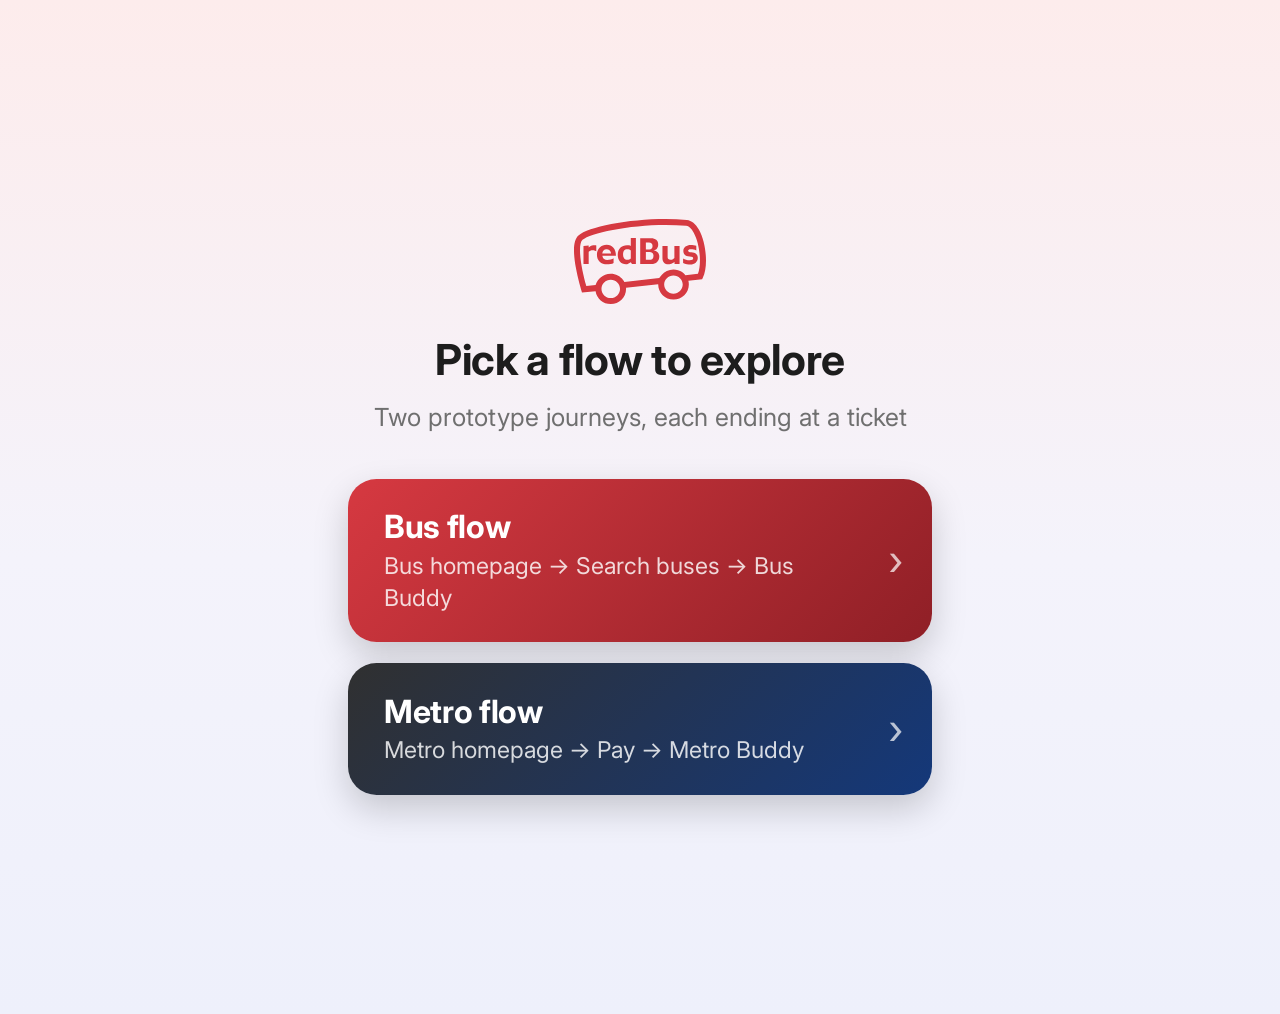
<file: index.html>
<!doctype html>
<html lang="en">
<head>
<meta charset="UTF-8" />
<meta name="viewport" content="width=device-width, initial-scale=1, viewport-fit=cover" />
<title>redBus — Prototype</title>
<link rel="preconnect" href="https://fonts.googleapis.com" />
<link rel="preconnect" href="https://fonts.gstatic.com" crossorigin />
<link href="https://fonts.googleapis.com/css2?family=Inter:ital,opsz,wght@0,14..32,400..800&display=swap" rel="stylesheet" />
<link rel="stylesheet" href="css/tokens.css" />
<link rel="stylesheet" href="css/start.css?v=1" />
</head>
<body>

<div class="start">
  <img class="start__logo" src="assets/bushome/logo-redbus.svg" alt="redBus" width="90" height="68" />
  <h1 class="start__title">Pick a flow to explore</h1>
  <p class="start__subtitle">Two prototype journeys, each ending at a ticket</p>

  <div class="start__ctas">
    <a class="start__cta start__cta--bus" href="bus-home.html">
      <span class="start__cta-label">Bus flow</span>
      <span class="start__cta-sub">Bus homepage → Search buses → Bus Buddy</span>
      <span class="start__cta-arrow" aria-hidden="true">›</span>
    </a>
    <a class="start__cta start__cta--metro" href="metro-home.html">
      <span class="start__cta-label">Metro flow</span>
      <span class="start__cta-sub">Metro homepage → Pay → Metro Buddy</span>
      <span class="start__cta-arrow" aria-hidden="true">›</span>
    </a>
  </div>
</div>

</body>
</html>
</file>
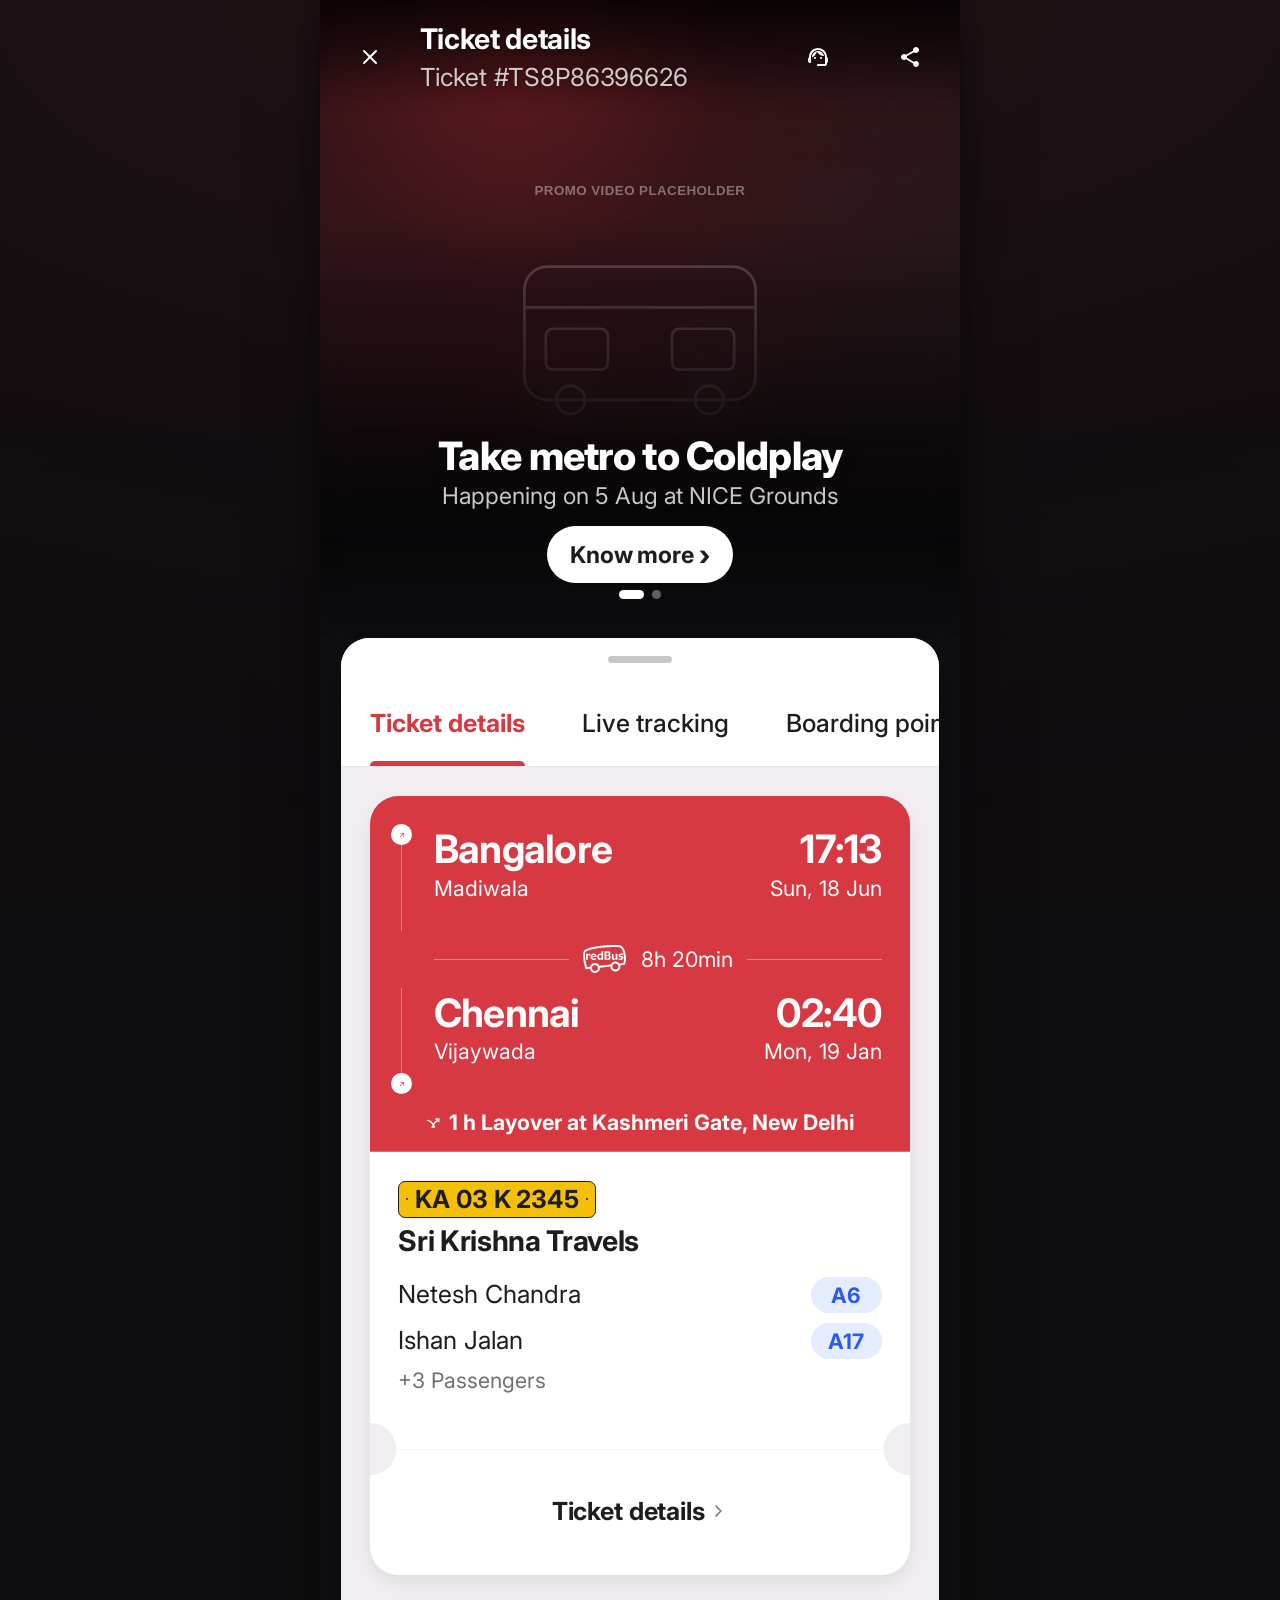
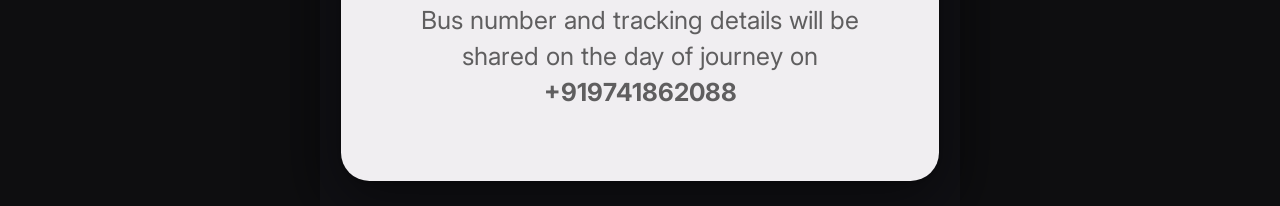
<file: bus-buddy.html>
<!doctype html>
<html lang="en">
<head>
<meta charset="UTF-8" />
<meta name="viewport" content="width=device-width, initial-scale=1, viewport-fit=cover" />
<title>Bus Buddy — redBus</title>
<link rel="preconnect" href="https://fonts.googleapis.com" />
<link rel="preconnect" href="https://fonts.gstatic.com" crossorigin />
<link href="https://fonts.googleapis.com/css2?family=Inter:ital,opsz,wght@0,14..32,400..800&display=swap" rel="stylesheet" />
<link rel="stylesheet" href="css/tokens.css" />
<link rel="stylesheet" href="css/styles.css?v=3" />
<link rel="stylesheet" href="css/motion.css" />
<link rel="stylesheet" href="css/ticket.css?v=3" />
<link rel="stylesheet" href="css/bus.css?v=3" />
</head>
<body>

<div class="ambient" aria-hidden="true">
  <canvas id="ambientCanvas" width="48" height="27"></canvas>
</div>

<div class="app" id="app">

  <!-- ============ HERO : reused verbatim from index.html/metro-buddy.html — ============
       ============ identical video, ambient/vibrancy layers, overlay copy, ==============
       ============ CTA and dots, at the same 359px height/full width. ==================== -->
  <section class="hero" id="hero">

    <div class="hero__media">
      <video class="hero__video" id="heroVideo" autoplay muted loop playsinline preload="auto" poster="assets/hero-poster.svg">
        <source src="assets/hero-video.mp4" type="video/mp4" />
      </video>
      <div class="hero__ambient" aria-hidden="true"></div>
      <div class="hero__vibrancy" aria-hidden="true"></div>
    </div>

    <!-- translucent ticket header, overlaid on the video (same scrim language as metro-buddy) -->
    <header class="ticket-topbar">
      <div class="ticket-topbar__scrim" aria-hidden="true"></div>
      <button class="ticket-topbar__icon" type="button" aria-label="Close" id="ticketClose" data-back="bus-home.html">
        <svg viewBox="0 0 24 24" width="24" height="24" fill="none" aria-hidden="true"><path d="M6 6l12 12M18 6 6 18" stroke="#fff" stroke-width="2" stroke-linecap="round"/></svg>
      </button>
      <div class="ticket-topbar__text">
        <h1 class="ticket-topbar__title">Ticket details</h1>
        <p class="ticket-topbar__subtitle">Ticket #TS8P86396626</p>
      </div>
      <button class="ticket-topbar__icon" type="button" aria-label="Support">
        <img src="assets/bus/support-agent.svg" alt="" width="24" height="24" style="filter: brightness(0) invert(1);" />
      </button>
      <button class="ticket-topbar__icon" type="button" aria-label="Share">
        <img src="assets/bus/share.svg" alt="" width="24" height="24" style="filter: brightness(0) invert(1);" />
      </button>
    </header>

    <!-- Apple-TV style gradient scrim + overlay copy, bottom of hero — identical to metro-buddy -->
    <div class="hero__overlay" id="heroOverlay">
      <div class="hero__track" id="heroTrack">
        <div class="hero__track__row" id="heroTrackRow">
          <div class="hero__slide"><p class="hero__title"></p><p class="hero__subtitle"></p></div>
          <div class="hero__slide"><p class="hero__title"></p><p class="hero__subtitle"></p></div>
          <div class="hero__slide"><p class="hero__title"></p><p class="hero__subtitle"></p></div>
        </div>
      </div>
      <a class="hero__cta" href="events-home.html">Know more <span class="hero__cta-arrow" aria-hidden="true">›</span></a>

      <div class="hero__dots" aria-hidden="true"></div>
    </div>
  </section>

  <!-- ============ TRAY : ticket + bus info, per Figma node 45:10755 ============ -->
  <main class="sheet tray">

    <div class="tray__handle" aria-hidden="true"><span></span></div>

    <nav class="bus-tabs" id="busTabs" aria-label="Ticket sections">
      <button class="bus-tab bus-tab--active" type="button" data-tab="ticket">Ticket details</button>
      <button class="bus-tab" type="button" data-tab="tracking">Live tracking</button>
      <button class="bus-tab" type="button" data-tab="boarding">Boarding points</button>
      <button class="bus-tab" type="button" data-tab="route">Bus route</button>
      <button class="bus-tab" type="button" data-tab="rest">Rest stop</button>
      <button class="bus-tab" type="button" data-tab="amenities">Amenities</button>
      <button class="bus-tab" type="button" data-tab="reviews">Reviews</button>
      <button class="bus-tab" type="button" data-tab="policies">Policies</button>
    </nav>

    <div class="bus-ticket-wrap">
      <div class="bus-ticket">

        <div class="bus-ticket__route">
          <div class="bus-stop">
            <div class="bus-stop__graphic">
              <span class="bus-stop__dot"><img src="assets/bus/arrow-outward.svg" alt="" width="8" height="8" /></span>
              <span class="bus-stop__line"></span>
            </div>
            <div class="bus-stop__body">
              <div class="bus-stop__head">
                <span class="bus-stop__city">Bangalore</span>
                <span class="bus-stop__time">17:13</span>
              </div>
              <div class="bus-stop__head">
                <span class="bus-stop__addr">Madiwala</span>
                <span class="bus-stop__date">Sun, 18 Jun</span>
              </div>
            </div>
          </div>

          <div class="bus-duration">
            <span class="bus-duration__line"></span>
            <img class="bus-duration__logo" src="assets/bus/logo-redbus.svg" alt="redBus" />
            <span class="bus-duration__text">8h 20min</span>
            <span class="bus-duration__line"></span>
          </div>

          <div class="bus-stop">
            <div class="bus-stop__graphic">
              <span class="bus-stop__line"></span>
              <span class="bus-stop__dot"><img src="assets/bus/arrow-outward2.svg" alt="" width="8" height="8" /></span>
            </div>
            <div class="bus-stop__body">
              <div class="bus-stop__head">
                <span class="bus-stop__city">Chennai</span>
                <span class="bus-stop__time">02:40</span>
              </div>
              <div class="bus-stop__head">
                <span class="bus-stop__addr">Vijaywada</span>
                <span class="bus-stop__date">Mon, 19 Jan</span>
              </div>
            </div>
          </div>

          <div class="bus-layover">
            <img src="assets/bus/airline-stops.svg" alt="" width="16" height="16" />
            <span>1 h Layover at Kashmeri Gate, New Delhi</span>
          </div>
          <div class="bus-layover__divider"></div>
        </div>

        <div class="bus-ticket__info">
          <div class="bus-ticket__info-main">
            <div class="bus-plate-row">
              <span class="bus-plate">
                <img src="assets/bus/ellipse.svg" alt="" width="2" height="2" />
                KA 03 K 2345
                <img src="assets/bus/ellipse.svg" alt="" width="2" height="2" />
              </span>
            </div>
            <p class="bus-operator">Sri Krishna Travels</p>
            <div class="bus-pax-row">
              <div class="bus-pax-names">
                <span>Netesh Chandra</span>
                <span>Ishan Jalan</span>
              </div>
              <div class="bus-seats">
                <span class="bus-seat">A6</span>
                <span class="bus-seat">A17</span>
              </div>
            </div>
            <p class="bus-pax-extra">+3 Passengers</p>
          </div>
        </div>

        <div class="bus-ticket__scallop">
          <img class="scallop scallop--top" src="assets/ticket/scallop.svg" alt="" width="328" height="16" />
          <img class="scallop scallop--bottom" src="assets/ticket/scallop.svg" alt="" width="328" height="16" />
        </div>

        <div class="bus-ticket__cta">
          <button class="bus-cta-link" type="button">
            Ticket details
            <svg viewBox="0 0 24 24" width="20" height="20" fill="none" aria-hidden="true"><path d="M9.5 6l6 6-6 6" stroke="#6f6f6f" stroke-width="1.8" stroke-linecap="round" stroke-linejoin="round"/></svg>
          </button>
        </div>
      </div>

      <p class="bus-info-note">Bus number and tracking details will be shared on the day of journey on <b>+919741862088</b></p>
    </div>

  </main>

</div>

<script src="js/app.js?v=10"></script>
</body>
</html>
</file>
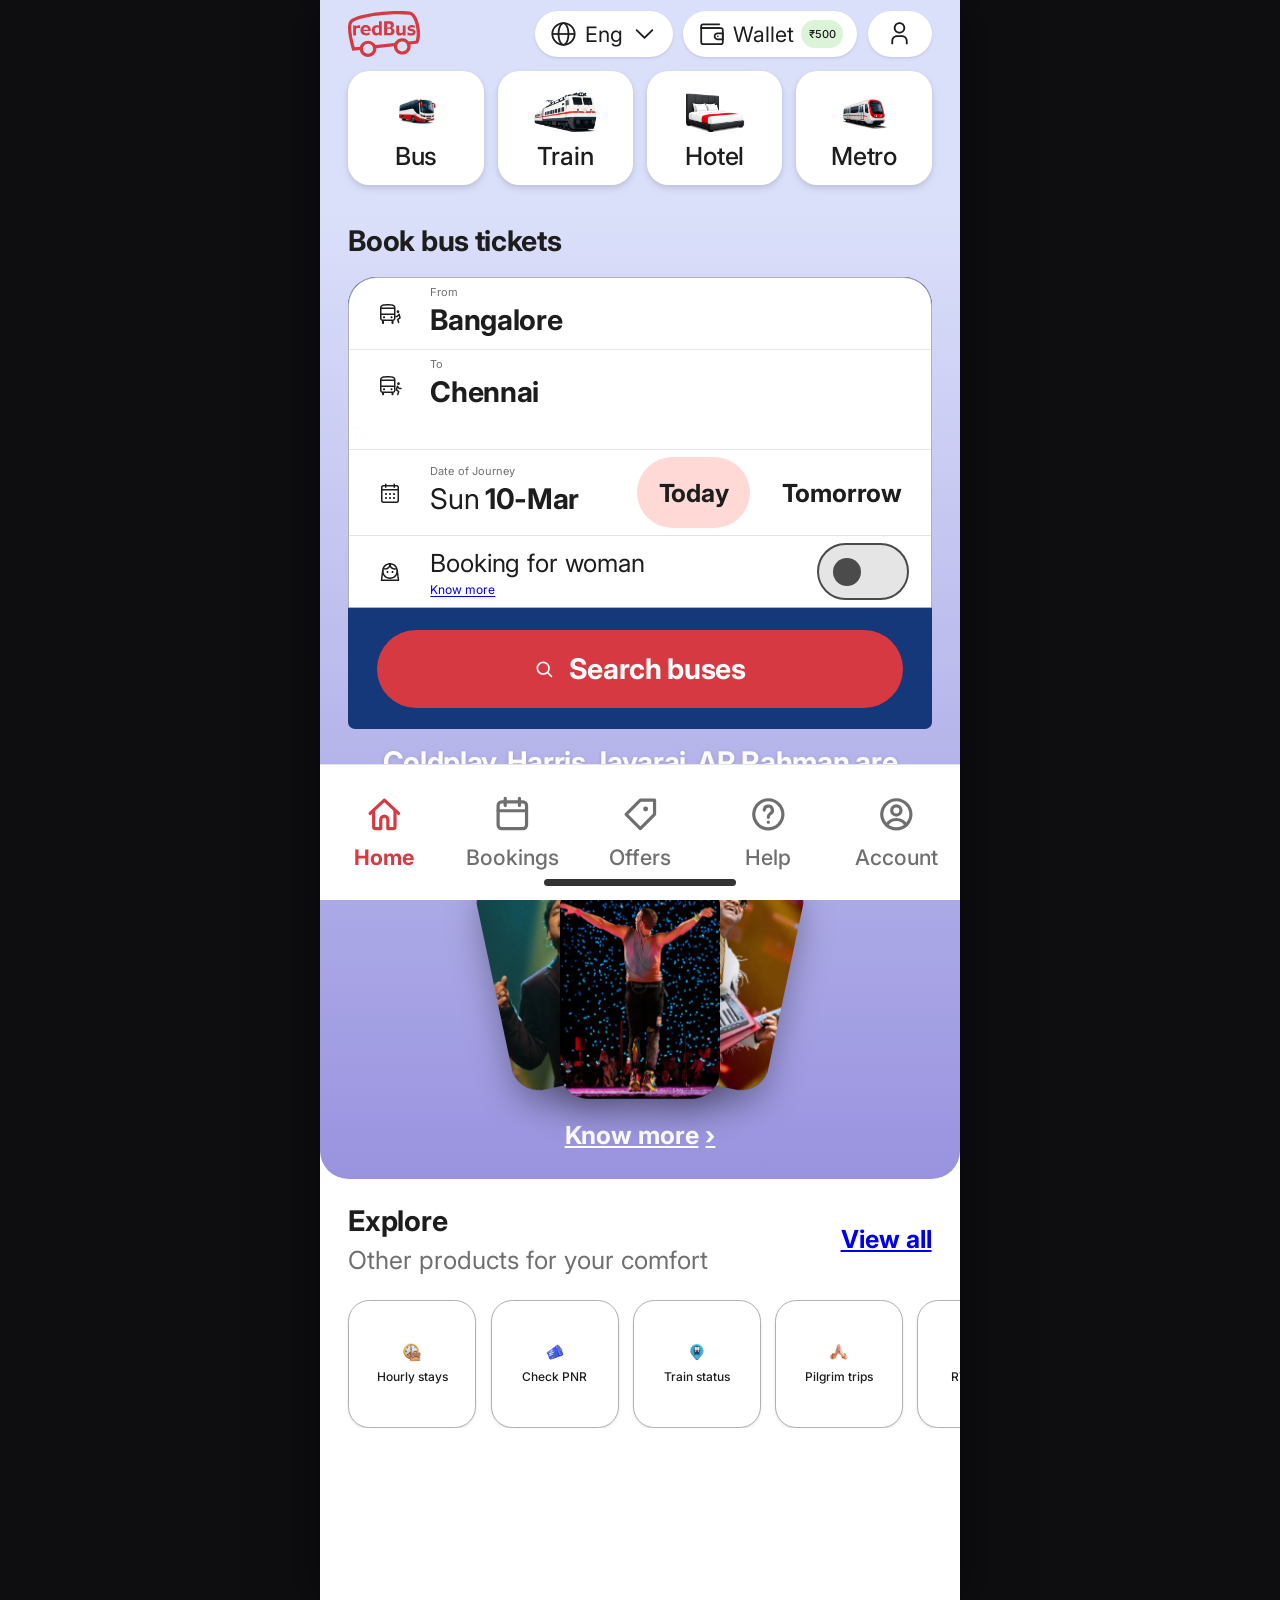
<file: bus-home.html>
<!doctype html>
<html lang="en">
<head>
<meta charset="UTF-8" />
<meta name="viewport" content="width=device-width, initial-scale=1, viewport-fit=cover" />
<title>Book Bus Tickets — redBus</title>
<link rel="preconnect" href="https://fonts.googleapis.com" />
<link rel="preconnect" href="https://fonts.gstatic.com" crossorigin />
<link href="https://fonts.googleapis.com/css2?family=Inter:ital,opsz,wght@0,14..32,400..800&display=swap" rel="stylesheet" />
<link rel="stylesheet" href="css/tokens.css" />
<link rel="stylesheet" href="css/styles.css?v=3" />
<link rel="stylesheet" href="css/motion.css" />
<link rel="stylesheet" href="css/bus-home.css?v=4" />
</head>
<body>

<div class="app" id="app">

  <!-- ============ NAV : Figma node 49:17349/49:17191 "Header / TopNav" ============ -->
  <header class="bh-nav">
    <img class="bh-nav__logo" src="assets/bushome/logo-redbus.svg" alt="redBus" width="34" height="26" />
    <div class="bh-nav__buttons">
      <button class="bh-pill" type="button">
        <img src="assets/bushome/globe.svg" alt="" width="16" height="16" />
        <span>Eng</span>
        <img src="assets/bushome/expand-more.svg" alt="" width="16" height="16" />
      </button>
      <button class="bh-pill" type="button">
        <img src="assets/bushome/wallet.svg" alt="" width="16" height="16" />
        <span>Wallet</span>
        <span class="bh-pill__badge">₹500</span>
      </button>
      <button class="bh-pill bh-pill--icon" type="button" aria-label="Account">
        <img src="assets/bushome/my-account.svg" alt="" width="16" height="16" />
      </button>
    </div>
  </header>

  <!-- ============ LOB CARDS : Figma node 49:17353 "_Non Scrollable tabs" ============ -->
  <nav class="bh-lobs" aria-label="Travel modes">
    <a class="bh-lob bh-lob--active" href="bus-home.html">
      <img src="assets/bushome/lob-bus.png" alt="" />
      <span>Bus</span>
    </a>
    <a class="bh-lob" href="#">
      <img src="assets/bushome/lob-train.png" alt="" />
      <span>Train</span>
    </a>
    <a class="bh-lob" href="#">
      <img src="assets/bushome/lob-hotel.png" alt="" />
      <span>Hotel</span>
    </a>
    <a class="bh-lob" href="metro-home.html">
      <img src="assets/bushome/lob-metro.png" alt="" />
      <span>Metro</span>
    </a>
  </nav>

  <!-- ============ PURPLE CARD : search widget + events promo, Figma node 49:17354 ============ -->
  <section class="bh-purple">

    <h1 class="bh-purple__title">Book bus tickets</h1>

    <div class="bh-search">
      <div class="bh-search__fields">
        <div class="bh-field">
          <img class="bh-field__icon" src="assets/bushome/boarding-point.svg" alt="" width="24" height="24" />
          <span class="bh-field__labels">
            <span class="bh-field__caption">From</span>
            <span class="bh-field__value">Bangalore</span>
          </span>
        </div>

        <div class="bh-divider"></div>

        <div class="bh-field">
          <img class="bh-field__icon" src="assets/bushome/dropping-point.svg" alt="" width="24" height="24" />
          <span class="bh-field__labels">
            <span class="bh-field__caption">To</span>
            <span class="bh-field__value">Chennai</span>
          </span>
        </div>

        <button class="bh-swap" type="button" aria-label="Swap from and to">
          <img src="assets/bushome/swap-vertical.svg" alt="" width="24" height="24" />
        </button>

        <div class="bh-divider"></div>

        <div class="bh-field bh-field--date">
          <img class="bh-field__icon" src="assets/bushome/date-range.svg" alt="" width="24" height="24" />
          <span class="bh-field__labels">
            <span class="bh-field__caption">Date of Journey</span>
            <span class="bh-field__value"><span class="bh-field__value--light">Sun</span> 10-Mar</span>
          </span>
          <div class="bh-daypills">
            <button class="bh-daypill bh-daypill--active" type="button">Today</button>
            <button class="bh-daypill" type="button">Tomorrow</button>
          </div>
        </div>

        <div class="bh-divider"></div>

        <div class="bh-womanrow">
          <img src="assets/bushome/face3.svg" alt="" width="24" height="24" />
          <span class="bh-womanrow__text">
            <span class="bh-womanrow__title">Booking for woman</span>
            <span class="bh-womanrow__link">Know more</span>
          </span>
          <button class="bh-toggle" type="button" role="switch" aria-checked="false" aria-label="Booking for woman">
            <span class="bh-toggle__puck"></span>
          </button>
        </div>
      </div>

      <button class="bh-search__cta" id="searchBusesBtn" type="button">
        <svg viewBox="0 0 24 24" width="20" height="20" fill="none" aria-hidden="true"><circle cx="11" cy="11" r="7" stroke="#fff" stroke-width="2"/><path d="M21 21l-4.3-4.3" stroke="#fff" stroke-width="2" stroke-linecap="round"/></svg>
        Search buses
      </button>
    </div>

    <!-- ============ EVENTS PROMO : title/subtext + stacked cards, structure per ============
         ============ Figma node 52:18111 (fanned-card reference), content per photos ======= -->
    <div class="bh-events">
      <h2 class="bh-events__title">Coldplay, Harris Jayaraj, AR Rahman are playing in Bangalore this week</h2>
      <p class="bh-events__subtitle">Book metro to get there</p>

      <div class="bh-cardstack" id="bhCardstack">
        <div class="bh-cardstack__card bh-cardstack__card--left">
          <img class="bh-cardstack__img" src="assets/events/rahman.jpeg" alt="A R Rahman" />
        </div>
        <div class="bh-cardstack__card bh-cardstack__card--right">
          <img class="bh-cardstack__img" src="assets/events/harris.webp" alt="Rock On Harris" />
        </div>
        <div class="bh-cardstack__card bh-cardstack__card--center">
          <img class="bh-cardstack__img" src="assets/events/coldplay.webp" alt="Coldplay" />
        </div>
      </div>
      <a class="bh-events__cta" href="events-home.html">Know more <span aria-hidden="true">›</span></a>
    </div>
  </section>

  <!-- ============ EXPLORE : Figma node 49:17356 "Secondary LOBs" ============ -->
  <section class="bh-explore">
    <div class="bh-explore__head">
      <div>
        <h3 class="bh-explore__title">Explore</h3>
        <p class="bh-explore__subtitle">Other products for your comfort</p>
      </div>
      <a class="bh-explore__viewall" href="#">View all</a>
    </div>
    <div class="bh-utility">
      <div class="bh-utility__item">
        <img src="assets/bushome/util-hourly.png" alt="" width="20" height="20" />
        <span>Hourly stays</span>
      </div>
      <div class="bh-utility__item">
        <img src="assets/bushome/util-pnr.png" alt="" width="20" height="20" />
        <span>Check PNR</span>
      </div>
      <div class="bh-utility__item">
        <img src="assets/bushome/util-status.png" alt="" width="20" height="20" />
        <span>Train status</span>
      </div>
      <div class="bh-utility__item">
        <img src="assets/bushome/util-pilgrim.png" alt="" width="20" height="20" />
        <span>Pilgrim trips</span>
      </div>
      <div class="bh-utility__item">
        <img src="assets/bushome/util-rtc.png" alt="" width="20" height="20" />
        <span>RTC buses</span>
      </div>
    </div>
  </section>

  <!-- ============ BOTTOM NAVIGATION ============ -->
  <nav class="bottomnav" aria-label="Primary">
    <button class="bnav-item bnav-item--active" data-nav="home" type="button">
      <svg class="bnav-icon" viewBox="0 0 24 24" width="24" height="24" fill="none" aria-hidden="true"><path d="M4 11.5 12 4l8 7.5" stroke="currentColor" stroke-width="1.8" stroke-linecap="round" stroke-linejoin="round"/><path d="M6 10v9a1 1 0 0 0 1 1h3v-5a2 2 0 1 1 4 0v5h3a1 1 0 0 0 1-1v-9" stroke="currentColor" stroke-width="1.8" stroke-linecap="round" stroke-linejoin="round"/></svg>
      <span class="bnav-label">Home</span>
    </button>
    <button class="bnav-item" data-nav="bookings" type="button">
      <svg class="bnav-icon" viewBox="0 0 24 24" width="24" height="24" fill="none" aria-hidden="true"><rect x="4" y="5" width="16" height="15" rx="2" stroke="currentColor" stroke-width="1.8"/><path d="M8 3v4M16 3v4M4 10h16" stroke="currentColor" stroke-width="1.8" stroke-linecap="round"/></svg>
      <span class="bnav-label">Bookings</span>
    </button>
    <button class="bnav-item" data-nav="offers" type="button">
      <svg class="bnav-icon" viewBox="0 0 24 24" width="24" height="24" fill="none" aria-hidden="true"><path d="M20 12 12 20l-8-8 8-8h8v8Z" stroke="currentColor" stroke-width="1.8" stroke-linejoin="round"/><circle cx="15" cy="9" r="1.4" fill="currentColor"/></svg>
      <span class="bnav-label">Offers</span>
    </button>
    <button class="bnav-item" data-nav="help" type="button">
      <svg class="bnav-icon" viewBox="0 0 24 24" width="24" height="24" fill="none" aria-hidden="true"><circle cx="12" cy="12" r="8.2" stroke="currentColor" stroke-width="1.8"/><path d="M9.7 9.6a2.3 2.3 0 1 1 3.3 2.1c-.9.5-1 1-1 2" stroke="currentColor" stroke-width="1.8" stroke-linecap="round"/><circle cx="12" cy="16.4" r="0.9" fill="currentColor"/></svg>
      <span class="bnav-label">Help</span>
    </button>
    <button class="bnav-item" data-nav="account" type="button">
      <svg class="bnav-icon" viewBox="0 0 24 24" width="24" height="24" fill="none" aria-hidden="true"><circle cx="12" cy="12" r="8.2" stroke="currentColor" stroke-width="1.8"/><circle cx="12" cy="9.8" r="2.6" stroke="currentColor" stroke-width="1.8"/><path d="M6.6 18.2c1-2.2 3-3.3 5.4-3.3s4.4 1.1 5.4 3.3" stroke="currentColor" stroke-width="1.8" stroke-linecap="round"/></svg>
      <span class="bnav-label">Account</span>
    </button>
    <div class="bnav-handle" aria-hidden="true"></div>
  </nav>

</div>

<script src="js/app.js?v=10"></script>
</body>
</html>
</file>
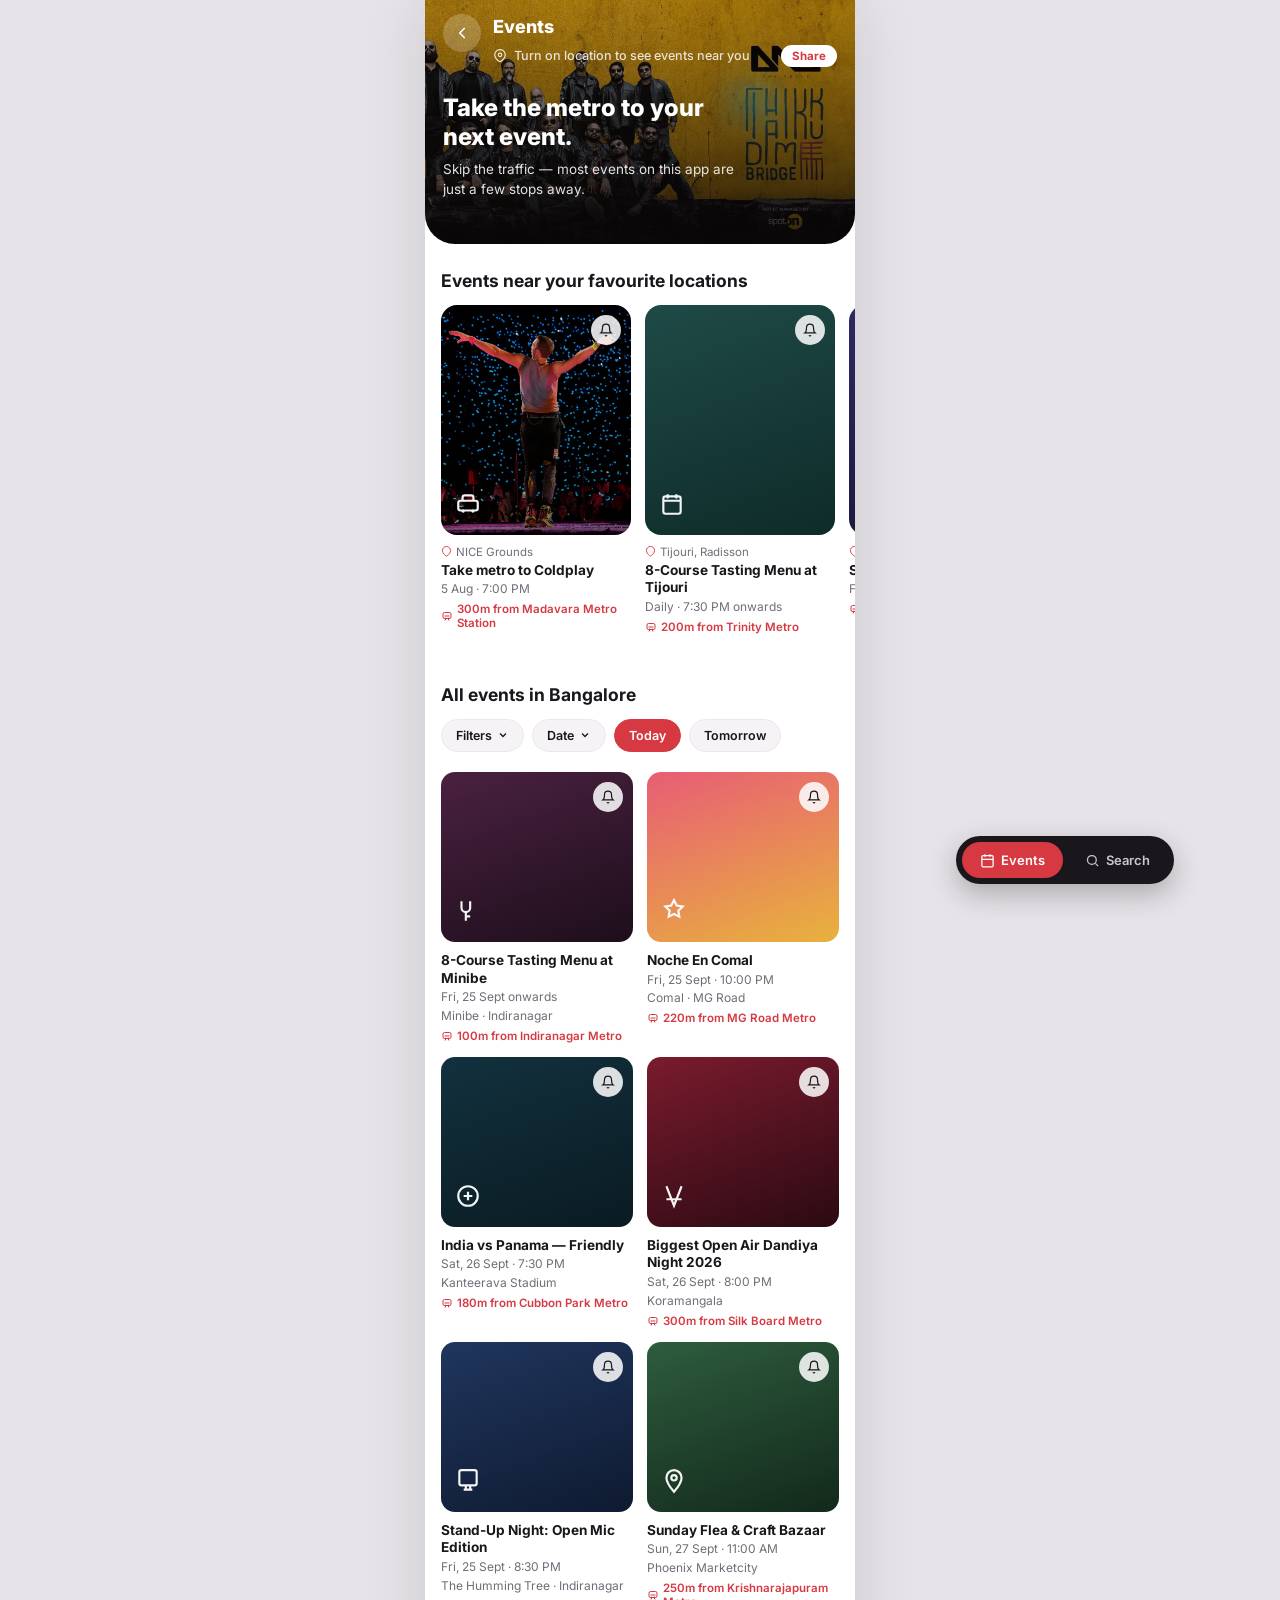
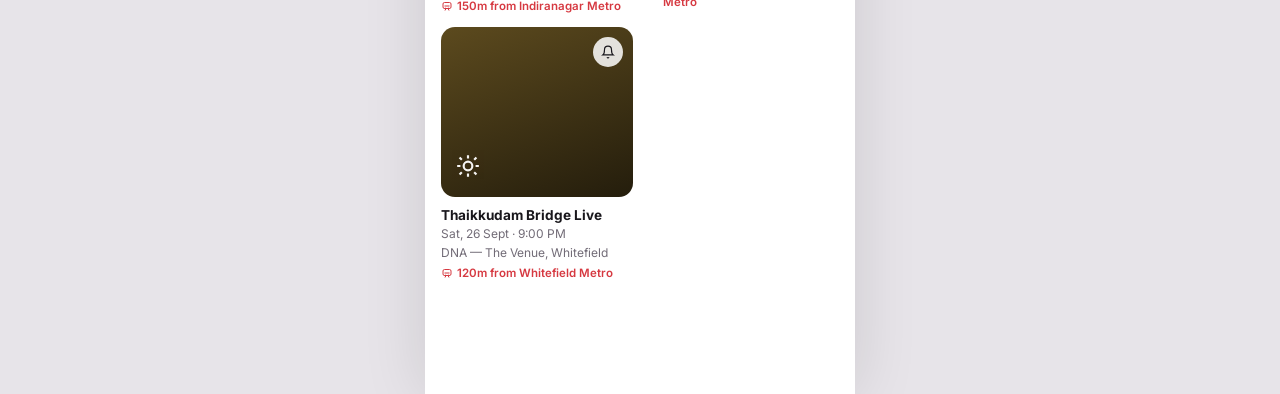
<file: events-home.html>
<!DOCTYPE html>
<html lang="en">
<head>
<meta charset="UTF-8">
<meta name="viewport" content="width=device-width, initial-scale=1, viewport-fit=cover">
<title>Events — Home</title>
<link rel="preconnect" href="https://fonts.googleapis.com">
<link rel="preconnect" href="https://fonts.gstatic.com" crossorigin>
<link href="https://fonts.googleapis.com/css2?family=Inter:wght@400;500;600;700;800&display=swap" rel="stylesheet">
<style>
  :root{
    color-scheme: light;
    box-sizing: border-box;
    --red:#D63941;
    --red-dark:#B72E36;
    --red-tint:#FBE9EA;
    --ink:#19171C;
    --muted:#726C77;
    --line:#ECE7EC;
    --surface:#FFFFFF;
    --surface-2:#F6F3F6;
    --colw:430px;
    --edge:max(0px, calc(50% - (var(--colw) / 2)));
  }
  *,*::before,*::after{ box-sizing:inherit; }
  html,body{ margin:0; padding:0; }
  body{
    font-family:'Inter',-apple-system,BlinkMacSystemFont,'Segoe UI',sans-serif;
    background:#E7E4E9;
    color:var(--ink);
  }

  .app{
    position:relative;
    width:min(100%,var(--colw));
    margin:0 auto;
    background:var(--surface);
    box-shadow:0 0 60px rgba(0,0,0,.12);
    min-height:100vh;
    padding-bottom:110px;
    overflow:hidden;
  }

  /* ---------- hero: nav + banner fused into one continuous surface ---------- */
  .hero{
    position:relative; overflow:hidden;
    background:
      linear-gradient(180deg, rgba(18,12,10,.25) 0%, rgba(14,10,10,.55) 55%, rgba(10,7,8,.86) 100%),
      url('[data-uri]') center 30%/cover no-repeat;
    border-radius:0 0 30px 30px;
    padding:calc(14px + env(safe-area-inset-top,0px)) 18px 26px;
    color:#fff;
  }

  .hero-top{
    position:relative; z-index:2;
    display:flex; align-items:flex-start; gap:12px;
    margin-bottom:26px;
  }
  .icon-btn-ghost{
    width:38px; height:38px; border-radius:50%; flex:none;
    background:rgba(255,255,255,.2); border:none; color:#fff;
    display:flex; align-items:center; justify-content:center; cursor:pointer;
  }
  .icon-btn-ghost svg{ width:18px; height:18px; }
  .hero-title-wrap{ flex:1; min-width:0; padding-top:3px; }
  .app-title{ font-size:18px; font-weight:800; line-height:1.15; color:#fff; }

  .loc-row{
    display:flex; align-items:center; gap:7px;
    padding:5px 0 0; margin-top:2px;
  }
  .loc-row svg.pin{ width:14px; height:14px; color:#fff; opacity:.85; flex:none; }
  .loc-label{
    font-size:12.6px; font-weight:500; color:rgba(255,255,255,.82);
    overflow:hidden; text-overflow:ellipsis; white-space:nowrap; flex:1;
  }
  .loc-row.granted .loc-label{ color:#fff; font-weight:700; white-space:normal; }
  .loc-input{
    flex:1; min-width:0; font-family:inherit; font-size:12.6px; font-weight:700;
    color:#fff; background:rgba(255,255,255,.16); border:1px solid rgba(255,255,255,.5);
    border-radius:8px; padding:4px 8px; outline:none;
  }
  .loc-input::placeholder{ color:rgba(255,255,255,.6); }
  .edit-icon, .loc-share{
    flex:none; font-family:inherit; border:none; cursor:pointer;
  }
  .edit-icon{
    width:24px; height:24px; border-radius:50%; background:rgba(255,255,255,.2);
    color:#fff; display:flex; align-items:center; justify-content:center;
  }
  .edit-icon svg{ width:12px; height:12px; }
  .loc-share{
    background:#fff; color:var(--red); font-size:11.5px; font-weight:700;
    padding:4px 11px; border-radius:12px;
  }
  .loc-row.loading .loc-share{ background:rgba(255,255,255,.6); }
  .hidden{ display:none !important; }

  .hero-content{ position:relative; z-index:2; }
  .hero-content h2{ margin:0 0 8px; font-size:24px; font-weight:800; line-height:1.22; max-width:78%; }
  .hero-content p{ margin:0 0 18px; font-size:13.5px; font-weight:400; opacity:.88; max-width:80%; line-height:1.5; }
  .banner-cta{
    display:inline-flex; align-items:center; gap:4px;
    background:#fff; color:var(--ink); font-family:inherit;
    font-size:13.5px; font-weight:700; border:none; border-radius:22px;
    padding:11px 18px; cursor:pointer;
  }
  .banner-cta svg{ width:14px; height:14px; }

  /* ---------- sections ---------- */
  section.block{ padding:26px 16px 4px; }
  h2.section-title{ font-size:17.5px; font-weight:700; margin:0 0 14px; }

  .hscroll{
    display:flex; gap:14px; overflow-x:auto; padding:0 16px 6px;
    margin:0 -16px; scrollbar-width:none;
  }
  .hscroll::-webkit-scrollbar{ display:none; }

  .poster-card{ flex:none; width:190px; text-decoration:none; color:inherit; }
  .poster-art{
    position:relative; width:100%; height:230px; border-radius:16px; overflow:hidden;
    display:flex; align-items:flex-end;
  }
  .notify-btn{
    position:absolute; top:10px; right:10px; z-index:2;
    width:30px; height:30px; border-radius:50%; border:none; cursor:pointer;
    background:rgba(255,255,255,.85); color:var(--ink);
    display:flex; align-items:center; justify-content:center;
    transition:background .2s ease, color .2s ease;
  }
  .notify-btn .nb-icon{ width:14px; height:14px; display:flex; }
  .notify-btn .nb-tick{ display:none; }
  .notify-btn.on{ background:var(--red); color:#fff; }
  .notify-btn.on .nb-bell{ display:none; }
  .notify-btn.on .nb-tick{ display:flex; }

  .notify-toast{
    position:absolute; top:10px; right:10px; z-index:3;
    display:flex; align-items:center; gap:5px;
    background:var(--red); color:#fff; font-size:10.5px; font-weight:700;
    padding:7px 11px; border-radius:16px; white-space:nowrap;
    transform-origin:top right;
    transform:scale(.35); opacity:0; pointer-events:none;
    transition:transform .3s cubic-bezier(.34,1.56,.64,1), opacity .2s ease;
  }
  .notify-toast svg{ width:12px; height:12px; flex:none; }
  .notify-toast.show{
    transform:scale(1); opacity:1;
    transition:transform .32s cubic-bezier(.34,1.56,.64,1), opacity .18s ease;
  }
  @media (prefers-reduced-motion:reduce){
    .notify-toast{ transition:opacity .15s ease; transform:none !important; }
  }
  .poster-mark{ position:relative; z-index:1; width:100%; padding:14px; color:#fff; }
  .poster-mark svg{ width:26px; height:26px; opacity:.95; }

  .card-meta{ margin-top:10px; }
  .card-venue{ display:flex; align-items:center; gap:4px; font-size:11.5px; color:var(--muted); margin-bottom:3px; }
  .card-venue svg{ width:11px; height:11px; color:var(--red); flex:none; }
  .card-title{ font-size:13.6px; font-weight:700; line-height:1.3; }
  .card-sub{ font-size:12px; color:var(--muted); margin-top:2px; line-height:1.4; }
  .card-metro{ display:flex; align-items:center; gap:4px; font-size:11.5px; color:var(--red); font-weight:600; margin-top:4px; }
  .card-metro svg{ width:12px; height:12px; flex:none; }

  /* ---------- filters ---------- */
  .filters-row{ display:flex; gap:8px; overflow-x:auto; padding-bottom:4px; margin-bottom:16px; scrollbar-width:none; }
  .filters-row::-webkit-scrollbar{ display:none; }
  .chip{
    flex:none; display:inline-flex; align-items:center; gap:5px;
    font-family:inherit; font-size:12.5px; font-weight:600;
    padding:8px 14px; border-radius:18px; border:1px solid var(--line);
    background:var(--surface-2); color:var(--ink); cursor:pointer; white-space:nowrap;
  }
  .chip svg{ width:12px; height:12px; }
  .chip.toggle.active{ background:var(--red); color:#fff; border-color:var(--red); }

  .grid2{ display:grid; grid-template-columns:1fr 1fr; gap:14px; }
  .grid2 .poster-card{ width:100%; }
  .grid2 .poster-art{ height:170px; border-radius:14px; }

  /* ---------- floating bottom nav ---------- */
  .floating-nav{
    position:fixed; bottom:calc(16px + env(safe-area-inset-bottom,0px));
    left:calc(var(--edge) + 50%); transform:translateX(-50%);
    z-index:60; display:flex; gap:4px;
    background:var(--ink); border-radius:26px; padding:6px;
    box-shadow:0 10px 28px rgba(20,18,22,.28);
  }
  .nav-tab{
    display:flex; align-items:center; gap:6px;
    font-family:inherit; font-size:13px; font-weight:600;
    border:none; border-radius:20px; padding:10px 18px; cursor:pointer;
    background:transparent; color:#C9C6CC;
  }
  .nav-tab svg{ width:15px; height:15px; }
  .nav-tab.active{ background:var(--red); color:#fff; }

  :focus-visible{ outline:2px solid var(--red); outline-offset:2px; }
</style>
</head>
<body>
<div class="app">

  <div class="hero">
    <div class="hero-top">
      <button class="icon-btn-ghost" aria-label="Back">
        <svg viewBox="0 0 24 24" fill="none" stroke="currentColor" stroke-width="2.2" stroke-linecap="round" stroke-linejoin="round"><polyline points="15 18 9 12 15 6"></polyline></svg>
      </button>
      <div class="hero-title-wrap">
        <div class="app-title">Events</div>

        <!-- Case 2: location permission NOT granted -->
        <div class="loc-row" id="locPrompt">
          <svg class="pin" viewBox="0 0 24 24" fill="none" stroke="currentColor" stroke-width="2"><path d="M21 10c0 7-9 12-9 12s-9-5-9-12a9 9 0 1118 0z"></path><circle cx="12" cy="10" r="3"></circle></svg>
          <span class="loc-label">Turn on location to see events near you</span>
          <button class="loc-share" id="shareBtn">Share</button>
        </div>

        <!-- Case 1: location permission granted, Bangalore — editable -->
        <div class="loc-row granted hidden" id="locGranted">
          <svg class="pin" viewBox="0 0 24 24" fill="none" stroke="currentColor" stroke-width="2"><path d="M21 10c0 7-9 12-9 12s-9-5-9-12a9 9 0 1118 0z"></path><circle cx="12" cy="10" r="3"></circle></svg>
          <span class="loc-label" id="locLabelText">Bangalore, Old Airport Road</span>
          <input class="loc-input hidden" id="locInput" type="text" />
          <button class="edit-icon" id="editLocBtn" aria-label="Edit location">
            <svg viewBox="0 0 24 24" fill="none" stroke="currentColor" stroke-width="2.2" stroke-linecap="round" stroke-linejoin="round"><path d="M12 20h9"></path><path d="M16.5 3.5a2.1 2.1 0 013 3L7 19l-4 1 1-4z"></path></svg>
          </button>
        </div>
      </div>
    </div>

    <div class="hero-content">
      <h2>Take the metro to your next event.</h2>
      <p>Skip the traffic — most events on this app are just a few stops away.</p>
    </div>
  </div>

  <section class="block">
    <h2 class="section-title">Events near your favourite locations</h2>
    <div class="hscroll">

      <a class="poster-card" href="events.html">
        <div class="poster-art" style="background:linear-gradient(180deg,rgba(0,0,0,.05),rgba(0,0,0,.45)),url('assets/events/coldplay.webp');background-size:cover;background-position:center">
          <button class="notify-btn" data-notify>
            <span class="nb-icon nb-bell"><svg viewBox="0 0 24 24" fill="none" stroke="currentColor" stroke-width="2"><path d="M18 8a6 6 0 10-12 0c0 7-3 9-3 9h18s-3-2-3-9"></path><path d="M13.73 21a2 2 0 01-3.46 0"></path></svg></span>
            <span class="nb-icon nb-tick"><svg viewBox="0 0 24 24" fill="none" stroke="currentColor" stroke-width="3" stroke-linecap="round" stroke-linejoin="round"><polyline points="20 6 9 17 4 12"></polyline></svg></span>
          </button>
          <span class="notify-toast"><svg viewBox="0 0 24 24" fill="none" stroke="currentColor" stroke-width="3" stroke-linecap="round" stroke-linejoin="round"><polyline points="20 6 9 17 4 12"></polyline></svg>You will be notified</span>
          <div class="poster-mark">
            <svg viewBox="0 0 24 24" fill="none" stroke="currentColor" stroke-width="2"><rect x="3" y="9" width="18" height="9" rx="2"></rect><path d="M7 9V6a2 2 0 012-2h6a2 2 0 012 2v3"></path><circle cx="7.5" cy="18.5" r="1.5" fill="currentColor" stroke="none"></circle><circle cx="16.5" cy="18.5" r="1.5" fill="currentColor" stroke="none"></circle></svg>
          </div>
        </div>
        <div class="card-meta">
          <div class="card-venue"><svg viewBox="0 0 24 24" fill="none" stroke="currentColor" stroke-width="2"><path d="M21 10c0 7-9 12-9 12s-9-5-9-12a9 9 0 1118 0z"></path></svg>NICE Grounds</div>
          <div class="card-title">Take metro to Coldplay</div>
          <div class="card-sub">5 Aug · 7:00 PM</div>
          <div class="card-metro"><svg viewBox="0 0 24 24" fill="none" stroke="currentColor" stroke-width="2"><rect x="4" y="5" width="16" height="12" rx="3"></rect><path d="M8 21l1.5-3M16 21l-1.5-3M7 12h10"></path><circle cx="8.5" cy="17" r="1"></circle><circle cx="15.5" cy="17" r="1"></circle></svg>300m from Madavara Metro Station</div>
        </div>
      </a>

      <a class="poster-card">
        <div class="poster-art" style="background:linear-gradient(160deg,#1F4A47,#0E2B29)">
          <button class="notify-btn" data-notify>
            <span class="nb-icon nb-bell"><svg viewBox="0 0 24 24" fill="none" stroke="currentColor" stroke-width="2"><path d="M18 8a6 6 0 10-12 0c0 7-3 9-3 9h18s-3-2-3-9"></path><path d="M13.73 21a2 2 0 01-3.46 0"></path></svg></span>
            <span class="nb-icon nb-tick"><svg viewBox="0 0 24 24" fill="none" stroke="currentColor" stroke-width="3" stroke-linecap="round" stroke-linejoin="round"><polyline points="20 6 9 17 4 12"></polyline></svg></span>
          </button>
          <span class="notify-toast"><svg viewBox="0 0 24 24" fill="none" stroke="currentColor" stroke-width="3" stroke-linecap="round" stroke-linejoin="round"><polyline points="20 6 9 17 4 12"></polyline></svg>You will be notified</span>
          <div class="poster-mark">
            <svg viewBox="0 0 24 24" fill="none" stroke="currentColor" stroke-width="2"><path d="M8 3v4M16 3v4M4 9h16"></path><rect x="4" y="5" width="16" height="16" rx="2"></rect></svg>
          </div>
        </div>
        <div class="card-meta">
          <div class="card-venue"><svg viewBox="0 0 24 24" fill="none" stroke="currentColor" stroke-width="2"><path d="M21 10c0 7-9 12-9 12s-9-5-9-12a9 9 0 1118 0z"></path></svg>Tijouri, Radisson</div>
          <div class="card-title">8-Course Tasting Menu at Tijouri</div>
          <div class="card-sub">Daily · 7:30 PM onwards</div>
          <div class="card-metro"><svg viewBox="0 0 24 24" fill="none" stroke="currentColor" stroke-width="2"><rect x="4" y="5" width="16" height="12" rx="3"></rect><path d="M8 21l1.5-3M16 21l-1.5-3M7 12h10"></path><circle cx="8.5" cy="17" r="1"></circle><circle cx="15.5" cy="17" r="1"></circle></svg>200m from Trinity Metro</div>
        </div>
      </a>

      <a class="poster-card">
        <div class="poster-art" style="background:linear-gradient(160deg,#2E2A63,#171438)">
          <button class="notify-btn" data-notify>
            <span class="nb-icon nb-bell"><svg viewBox="0 0 24 24" fill="none" stroke="currentColor" stroke-width="2"><path d="M18 8a6 6 0 10-12 0c0 7-3 9-3 9h18s-3-2-3-9"></path><path d="M13.73 21a2 2 0 01-3.46 0"></path></svg></span>
            <span class="nb-icon nb-tick"><svg viewBox="0 0 24 24" fill="none" stroke="currentColor" stroke-width="3" stroke-linecap="round" stroke-linejoin="round"><polyline points="20 6 9 17 4 12"></polyline></svg></span>
          </button>
          <span class="notify-toast"><svg viewBox="0 0 24 24" fill="none" stroke="currentColor" stroke-width="3" stroke-linecap="round" stroke-linejoin="round"><polyline points="20 6 9 17 4 12"></polyline></svg>You will be notified</span>
          <div class="poster-mark">
            <svg viewBox="0 0 24 24" fill="none" stroke="currentColor" stroke-width="2"><path d="M9 18V5l12-2v13"></path><circle cx="6" cy="18" r="3"></circle><circle cx="18" cy="16" r="3"></circle></svg>
          </div>
        </div>
        <div class="card-meta">
          <div class="card-venue"><svg viewBox="0 0 24 24" fill="none" stroke="currentColor" stroke-width="2"><path d="M21 10c0 7-9 12-9 12s-9-5-9-12a9 9 0 1118 0z"></path></svg>Skyline Terrace, HSR</div>
          <div class="card-title">Sunset Rooftop Jazz</div>
          <div class="card-sub">Fri, 25 Sept · 6:30 PM</div>
          <div class="card-metro"><svg viewBox="0 0 24 24" fill="none" stroke="currentColor" stroke-width="2"><rect x="4" y="5" width="16" height="12" rx="3"></rect><path d="M8 21l1.5-3M16 21l-1.5-3M7 12h10"></path><circle cx="8.5" cy="17" r="1"></circle><circle cx="15.5" cy="17" r="1"></circle></svg>150m from Silk Board Metro</div>
        </div>
      </a>

      <a class="poster-card">
        <div class="poster-art" style="background:linear-gradient(160deg,#E0602F,#7A2E86)">
          <button class="notify-btn" data-notify>
            <span class="nb-icon nb-bell"><svg viewBox="0 0 24 24" fill="none" stroke="currentColor" stroke-width="2"><path d="M18 8a6 6 0 10-12 0c0 7-3 9-3 9h18s-3-2-3-9"></path><path d="M13.73 21a2 2 0 01-3.46 0"></path></svg></span>
            <span class="nb-icon nb-tick"><svg viewBox="0 0 24 24" fill="none" stroke="currentColor" stroke-width="3" stroke-linecap="round" stroke-linejoin="round"><polyline points="20 6 9 17 4 12"></polyline></svg></span>
          </button>
          <span class="notify-toast"><svg viewBox="0 0 24 24" fill="none" stroke="currentColor" stroke-width="3" stroke-linecap="round" stroke-linejoin="round"><polyline points="20 6 9 17 4 12"></polyline></svg>You will be notified</span>
          <div class="poster-mark">
            <svg viewBox="0 0 24 24" fill="none" stroke="currentColor" stroke-width="2"><path d="M21 15a2 2 0 01-2 2H7l-4 4V5a2 2 0 012-2h14a2 2 0 012 2z"></path></svg>
          </div>
        </div>
        <div class="card-meta">
          <div class="card-venue"><svg viewBox="0 0 24 24" fill="none" stroke="currentColor" stroke-width="2"><path d="M21 10c0 7-9 12-9 12s-9-5-9-12a9 9 0 1118 0z"></path></svg>Palace Grounds</div>
          <div class="card-title">Bangalore Comic Con Preview</div>
          <div class="card-sub">Sat, 26 Sept · 11:00 AM</div>
          <div class="card-metro"><svg viewBox="0 0 24 24" fill="none" stroke="currentColor" stroke-width="2"><rect x="4" y="5" width="16" height="12" rx="3"></rect><path d="M8 21l1.5-3M16 21l-1.5-3M7 12h10"></path><circle cx="8.5" cy="17" r="1"></circle><circle cx="15.5" cy="17" r="1"></circle></svg>250m from Mantri Square Metro</div>
        </div>
      </a>

    </div>
  </section>

  <section class="block">
    <h2 class="section-title">All events in Bangalore</h2>
    <div class="filters-row">
      <button class="chip">Filters <svg viewBox="0 0 24 24" fill="none" stroke="currentColor" stroke-width="2.5"><polyline points="6 9 12 15 18 9"></polyline></svg></button>
      <button class="chip">Date <svg viewBox="0 0 24 24" fill="none" stroke="currentColor" stroke-width="2.5"><polyline points="6 9 12 15 18 9"></polyline></svg></button>
      <button class="chip toggle active" data-day>Today</button>
      <button class="chip toggle" data-day>Tomorrow</button>
    </div>

    <div class="grid2">

      <a class="poster-card">
        <div class="poster-art" style="background:linear-gradient(160deg,#4A2140,#1D0E1B)">
          <button class="notify-btn" data-notify>
            <span class="nb-icon nb-bell"><svg viewBox="0 0 24 24" fill="none" stroke="currentColor" stroke-width="2"><path d="M18 8a6 6 0 10-12 0c0 7-3 9-3 9h18s-3-2-3-9"></path><path d="M13.73 21a2 2 0 01-3.46 0"></path></svg></span>
            <span class="nb-icon nb-tick"><svg viewBox="0 0 24 24" fill="none" stroke="currentColor" stroke-width="3" stroke-linecap="round" stroke-linejoin="round"><polyline points="20 6 9 17 4 12"></polyline></svg></span>
          </button>
          <span class="notify-toast"><svg viewBox="0 0 24 24" fill="none" stroke="currentColor" stroke-width="3" stroke-linecap="round" stroke-linejoin="round"><polyline points="20 6 9 17 4 12"></polyline></svg>You will be notified</span>
          <div class="poster-mark">
            <svg viewBox="0 0 24 24" fill="none" stroke="currentColor" stroke-width="2"><path d="M6 3v6a4 4 0 004 4 4 4 0 004-4V3M10 13v8M10 17h4"></path></svg>
          </div>
        </div>
        <div class="card-meta">
          <div class="card-title">8-Course Tasting Menu at Minibe</div>
          <div class="card-sub">Fri, 25 Sept onwards</div>
          <div class="card-sub">Minibe · Indiranagar</div>
          <div class="card-metro"><svg viewBox="0 0 24 24" fill="none" stroke="currentColor" stroke-width="2"><rect x="4" y="5" width="16" height="12" rx="3"></rect><path d="M8 21l1.5-3M16 21l-1.5-3M7 12h10"></path><circle cx="8.5" cy="17" r="1"></circle><circle cx="15.5" cy="17" r="1"></circle></svg>100m from Indiranagar Metro</div>
        </div>
      </a>

      <a class="poster-card">
        <div class="poster-art" style="background:linear-gradient(160deg,#E85D75,#E8B23D)">
          <button class="notify-btn" data-notify>
            <span class="nb-icon nb-bell"><svg viewBox="0 0 24 24" fill="none" stroke="currentColor" stroke-width="2"><path d="M18 8a6 6 0 10-12 0c0 7-3 9-3 9h18s-3-2-3-9"></path><path d="M13.73 21a2 2 0 01-3.46 0"></path></svg></span>
            <span class="nb-icon nb-tick"><svg viewBox="0 0 24 24" fill="none" stroke="currentColor" stroke-width="3" stroke-linecap="round" stroke-linejoin="round"><polyline points="20 6 9 17 4 12"></polyline></svg></span>
          </button>
          <span class="notify-toast"><svg viewBox="0 0 24 24" fill="none" stroke="currentColor" stroke-width="3" stroke-linecap="round" stroke-linejoin="round"><polyline points="20 6 9 17 4 12"></polyline></svg>You will be notified</span>
          <div class="poster-mark">
            <svg viewBox="0 0 24 24" fill="none" stroke="currentColor" stroke-width="2"><path d="M12 2l2.5 5 5.5.8-4 3.9.9 5.5L12 14.8 7.1 17.2l.9-5.5-4-3.9 5.5-.8z"></path></svg>
          </div>
        </div>
        <div class="card-meta">
          <div class="card-title">Noche En Comal</div>
          <div class="card-sub">Fri, 25 Sept · 10:00 PM</div>
          <div class="card-sub">Comal · MG Road</div>
          <div class="card-metro"><svg viewBox="0 0 24 24" fill="none" stroke="currentColor" stroke-width="2"><rect x="4" y="5" width="16" height="12" rx="3"></rect><path d="M8 21l1.5-3M16 21l-1.5-3M7 12h10"></path><circle cx="8.5" cy="17" r="1"></circle><circle cx="15.5" cy="17" r="1"></circle></svg>220m from MG Road Metro</div>
        </div>
      </a>

      <a class="poster-card">
        <div class="poster-art" style="background:linear-gradient(160deg,#12313E,#0A1B22)">
          <button class="notify-btn" data-notify>
            <span class="nb-icon nb-bell"><svg viewBox="0 0 24 24" fill="none" stroke="currentColor" stroke-width="2"><path d="M18 8a6 6 0 10-12 0c0 7-3 9-3 9h18s-3-2-3-9"></path><path d="M13.73 21a2 2 0 01-3.46 0"></path></svg></span>
            <span class="nb-icon nb-tick"><svg viewBox="0 0 24 24" fill="none" stroke="currentColor" stroke-width="3" stroke-linecap="round" stroke-linejoin="round"><polyline points="20 6 9 17 4 12"></polyline></svg></span>
          </button>
          <span class="notify-toast"><svg viewBox="0 0 24 24" fill="none" stroke="currentColor" stroke-width="3" stroke-linecap="round" stroke-linejoin="round"><polyline points="20 6 9 17 4 12"></polyline></svg>You will be notified</span>
          <div class="poster-mark">
            <svg viewBox="0 0 24 24" fill="none" stroke="currentColor" stroke-width="2"><circle cx="12" cy="12" r="9"></circle><path d="M8 12h8M12 8v8"></path></svg>
          </div>
        </div>
        <div class="card-meta">
          <div class="card-title">India vs Panama — Friendly</div>
          <div class="card-sub">Sat, 26 Sept · 7:30 PM</div>
          <div class="card-sub">Kanteerava Stadium</div>
          <div class="card-metro"><svg viewBox="0 0 24 24" fill="none" stroke="currentColor" stroke-width="2"><rect x="4" y="5" width="16" height="12" rx="3"></rect><path d="M8 21l1.5-3M16 21l-1.5-3M7 12h10"></path><circle cx="8.5" cy="17" r="1"></circle><circle cx="15.5" cy="17" r="1"></circle></svg>180m from Cubbon Park Metro</div>
        </div>
      </a>

      <a class="poster-card">
        <div class="poster-art" style="background:linear-gradient(160deg,#7A1B2E,#2B0A12)">
          <button class="notify-btn" data-notify>
            <span class="nb-icon nb-bell"><svg viewBox="0 0 24 24" fill="none" stroke="currentColor" stroke-width="2"><path d="M18 8a6 6 0 10-12 0c0 7-3 9-3 9h18s-3-2-3-9"></path><path d="M13.73 21a2 2 0 01-3.46 0"></path></svg></span>
            <span class="nb-icon nb-tick"><svg viewBox="0 0 24 24" fill="none" stroke="currentColor" stroke-width="3" stroke-linecap="round" stroke-linejoin="round"><polyline points="20 6 9 17 4 12"></polyline></svg></span>
          </button>
          <span class="notify-toast"><svg viewBox="0 0 24 24" fill="none" stroke="currentColor" stroke-width="3" stroke-linecap="round" stroke-linejoin="round"><polyline points="20 6 9 17 4 12"></polyline></svg>You will be notified</span>
          <div class="poster-mark">
            <svg viewBox="0 0 24 24" fill="none" stroke="currentColor" stroke-width="2"><path d="M5 3l7 18 7-18M5 15h14"></path></svg>
          </div>
        </div>
        <div class="card-meta">
          <div class="card-title">Biggest Open Air Dandiya Night 2026</div>
          <div class="card-sub">Sat, 26 Sept · 8:00 PM</div>
          <div class="card-sub">Koramangala</div>
          <div class="card-metro"><svg viewBox="0 0 24 24" fill="none" stroke="currentColor" stroke-width="2"><rect x="4" y="5" width="16" height="12" rx="3"></rect><path d="M8 21l1.5-3M16 21l-1.5-3M7 12h10"></path><circle cx="8.5" cy="17" r="1"></circle><circle cx="15.5" cy="17" r="1"></circle></svg>300m from Silk Board Metro</div>
        </div>
      </a>

      <a class="poster-card">
        <div class="poster-art" style="background:linear-gradient(160deg,#20365E,#0E1A30)">
          <button class="notify-btn" data-notify>
            <span class="nb-icon nb-bell"><svg viewBox="0 0 24 24" fill="none" stroke="currentColor" stroke-width="2"><path d="M18 8a6 6 0 10-12 0c0 7-3 9-3 9h18s-3-2-3-9"></path><path d="M13.73 21a2 2 0 01-3.46 0"></path></svg></span>
            <span class="nb-icon nb-tick"><svg viewBox="0 0 24 24" fill="none" stroke="currentColor" stroke-width="3" stroke-linecap="round" stroke-linejoin="round"><polyline points="20 6 9 17 4 12"></polyline></svg></span>
          </button>
          <span class="notify-toast"><svg viewBox="0 0 24 24" fill="none" stroke="currentColor" stroke-width="3" stroke-linecap="round" stroke-linejoin="round"><polyline points="20 6 9 17 4 12"></polyline></svg>You will be notified</span>
          <div class="poster-mark">
            <svg viewBox="0 0 24 24" fill="none" stroke="currentColor" stroke-width="2"><rect x="4" y="2" width="16" height="14" rx="2"></rect><path d="M8 20h8M10 16v4M14 16v4"></path></svg>
          </div>
        </div>
        <div class="card-meta">
          <div class="card-title">Stand-Up Night: Open Mic Edition</div>
          <div class="card-sub">Fri, 25 Sept · 8:30 PM</div>
          <div class="card-sub">The Humming Tree · Indiranagar</div>
          <div class="card-metro"><svg viewBox="0 0 24 24" fill="none" stroke="currentColor" stroke-width="2"><rect x="4" y="5" width="16" height="12" rx="3"></rect><path d="M8 21l1.5-3M16 21l-1.5-3M7 12h10"></path><circle cx="8.5" cy="17" r="1"></circle><circle cx="15.5" cy="17" r="1"></circle></svg>150m from Indiranagar Metro</div>
        </div>
      </a>

      <a class="poster-card">
        <div class="poster-art" style="background:linear-gradient(160deg,#2E5C3E,#12291B)">
          <button class="notify-btn" data-notify>
            <span class="nb-icon nb-bell"><svg viewBox="0 0 24 24" fill="none" stroke="currentColor" stroke-width="2"><path d="M18 8a6 6 0 10-12 0c0 7-3 9-3 9h18s-3-2-3-9"></path><path d="M13.73 21a2 2 0 01-3.46 0"></path></svg></span>
            <span class="nb-icon nb-tick"><svg viewBox="0 0 24 24" fill="none" stroke="currentColor" stroke-width="3" stroke-linecap="round" stroke-linejoin="round"><polyline points="20 6 9 17 4 12"></polyline></svg></span>
          </button>
          <span class="notify-toast"><svg viewBox="0 0 24 24" fill="none" stroke="currentColor" stroke-width="3" stroke-linecap="round" stroke-linejoin="round"><polyline points="20 6 9 17 4 12"></polyline></svg>You will be notified</span>
          <div class="poster-mark">
            <svg viewBox="0 0 24 24" fill="none" stroke="currentColor" stroke-width="2"><path d="M12 2a7 7 0 00-7 7c0 5 7 13 7 13s7-8 7-13a7 7 0 00-7-7z"></path><circle cx="12" cy="9" r="2.5"></circle></svg>
          </div>
        </div>
        <div class="card-meta">
          <div class="card-title">Sunday Flea &amp; Craft Bazaar</div>
          <div class="card-sub">Sun, 27 Sept · 11:00 AM</div>
          <div class="card-sub">Phoenix Marketcity</div>
          <div class="card-metro"><svg viewBox="0 0 24 24" fill="none" stroke="currentColor" stroke-width="2"><rect x="4" y="5" width="16" height="12" rx="3"></rect><path d="M8 21l1.5-3M16 21l-1.5-3M7 12h10"></path><circle cx="8.5" cy="17" r="1"></circle><circle cx="15.5" cy="17" r="1"></circle></svg>250m from Krishnarajapuram Metro</div>
        </div>
      </a>

      <a class="poster-card">
        <div class="poster-art" style="background:linear-gradient(160deg,#5C4A1E,#241D0C)">
          <button class="notify-btn" data-notify>
            <span class="nb-icon nb-bell"><svg viewBox="0 0 24 24" fill="none" stroke="currentColor" stroke-width="2"><path d="M18 8a6 6 0 10-12 0c0 7-3 9-3 9h18s-3-2-3-9"></path><path d="M13.73 21a2 2 0 01-3.46 0"></path></svg></span>
            <span class="nb-icon nb-tick"><svg viewBox="0 0 24 24" fill="none" stroke="currentColor" stroke-width="3" stroke-linecap="round" stroke-linejoin="round"><polyline points="20 6 9 17 4 12"></polyline></svg></span>
          </button>
          <span class="notify-toast"><svg viewBox="0 0 24 24" fill="none" stroke="currentColor" stroke-width="3" stroke-linecap="round" stroke-linejoin="round"><polyline points="20 6 9 17 4 12"></polyline></svg>You will be notified</span>
          <div class="poster-mark">
            <svg viewBox="0 0 24 24" fill="none" stroke="currentColor" stroke-width="2"><circle cx="12" cy="12" r="4"></circle><path d="M12 2v3M12 19v3M4.2 4.2l2.1 2.1M17.7 17.7l2.1 2.1M2 12h3M19 12h3M4.2 19.8l2.1-2.1M17.7 6.3l2.1-2.1"></path></svg>
          </div>
        </div>
        <div class="card-meta">
          <div class="card-title">Thaikkudam Bridge Live</div>
          <div class="card-sub">Sat, 26 Sept · 9:00 PM</div>
          <div class="card-sub">DNA — The Venue, Whitefield</div>
          <div class="card-metro"><svg viewBox="0 0 24 24" fill="none" stroke="currentColor" stroke-width="2"><rect x="4" y="5" width="16" height="12" rx="3"></rect><path d="M8 21l1.5-3M16 21l-1.5-3M7 12h10"></path><circle cx="8.5" cy="17" r="1"></circle><circle cx="15.5" cy="17" r="1"></circle></svg>120m from Whitefield Metro</div>
        </div>
      </a>

    </div>
  </section>

</div>

<nav class="floating-nav">
  <button class="nav-tab active" data-tab>
    <svg viewBox="0 0 24 24" fill="none" stroke="currentColor" stroke-width="2"><rect x="3" y="4" width="18" height="18" rx="2"></rect><path d="M8 2v4M16 2v4M3 10h18"></path></svg>
    Events
  </button>
  <button class="nav-tab" data-tab>
    <svg viewBox="0 0 24 24" fill="none" stroke="currentColor" stroke-width="2"><circle cx="11" cy="11" r="7"></circle><line x1="21" y1="21" x2="16.65" y2="16.65"></line></svg>
    Search
  </button>
</nav>

<script>
  (function(){
    var locPrompt = document.getElementById('locPrompt');
    var locGranted = document.getElementById('locGranted');
    var shareBtn = document.getElementById('shareBtn');

    function setState(granted){
      if (granted){
        locPrompt.classList.add('hidden');
        locGranted.classList.remove('hidden');
      } else {
        locGranted.classList.add('hidden');
        locPrompt.classList.remove('hidden');
      }
    }

    // tapping "Share" simulates granting location permission
    shareBtn.addEventListener('click', function(){
      locPrompt.classList.add('loading');
      locPrompt.querySelector('.loc-label').textContent = 'Locating…';
      setTimeout(function(){
        locPrompt.classList.remove('loading');
        setState(true);
      }, 550);
    });

    // editable location
    var locLabelText = document.getElementById('locLabelText');
    var locInput = document.getElementById('locInput');
    var editLocBtn = document.getElementById('editLocBtn');

    editLocBtn.addEventListener('click', function(){
      locInput.value = locLabelText.textContent.trim();
      locLabelText.classList.add('hidden');
      editLocBtn.classList.add('hidden');
      locInput.classList.remove('hidden');
      locInput.focus();
      locInput.select();
    });

    function saveLocation(){
      var val = locInput.value.trim();
      if (val) locLabelText.textContent = val;
      locInput.classList.add('hidden');
      locLabelText.classList.remove('hidden');
      editLocBtn.classList.remove('hidden');
    }
    locInput.addEventListener('blur', saveLocation);
    locInput.addEventListener('keydown', function(e){
      if (e.key === 'Enter'){ e.preventDefault(); saveLocation(); }
      if (e.key === 'Escape'){ locInput.value = locLabelText.textContent.trim(); saveLocation(); }
    });

    // notify toggles, with a "you will be notified" confirmation toast that
    // pops up then shrinks back down into just the tick icon on the button
    document.querySelectorAll('[data-notify]').forEach(function(btn){
      var toast = btn.parentElement.querySelector('.notify-toast');
      btn.addEventListener('click', function(e){
        e.preventDefault();
        e.stopPropagation();
        if (!btn.classList.contains('on')){
          btn.classList.add('on');
          if (toast){
            toast.classList.add('show');
            setTimeout(function(){ toast.classList.remove('show'); }, 1150);
          }
        } else {
          btn.classList.remove('on');
          if (toast) toast.classList.remove('show');
        }
      });
    });

    // today/tomorrow filter toggle
    var dayChips = document.querySelectorAll('[data-day]');
    dayChips.forEach(function(chip){
      chip.addEventListener('click', function(){
        dayChips.forEach(function(c){ c.classList.remove('active'); });
        chip.classList.add('active');
      });
    });

    // bottom nav tabs
    var navTabs = document.querySelectorAll('[data-tab]');
    navTabs.forEach(function(tab){
      tab.addEventListener('click', function(){
        navTabs.forEach(function(t){ t.classList.remove('active'); });
        tab.classList.add('active');
      });
    });
  })();
</script>
</body>
</html>
</file>
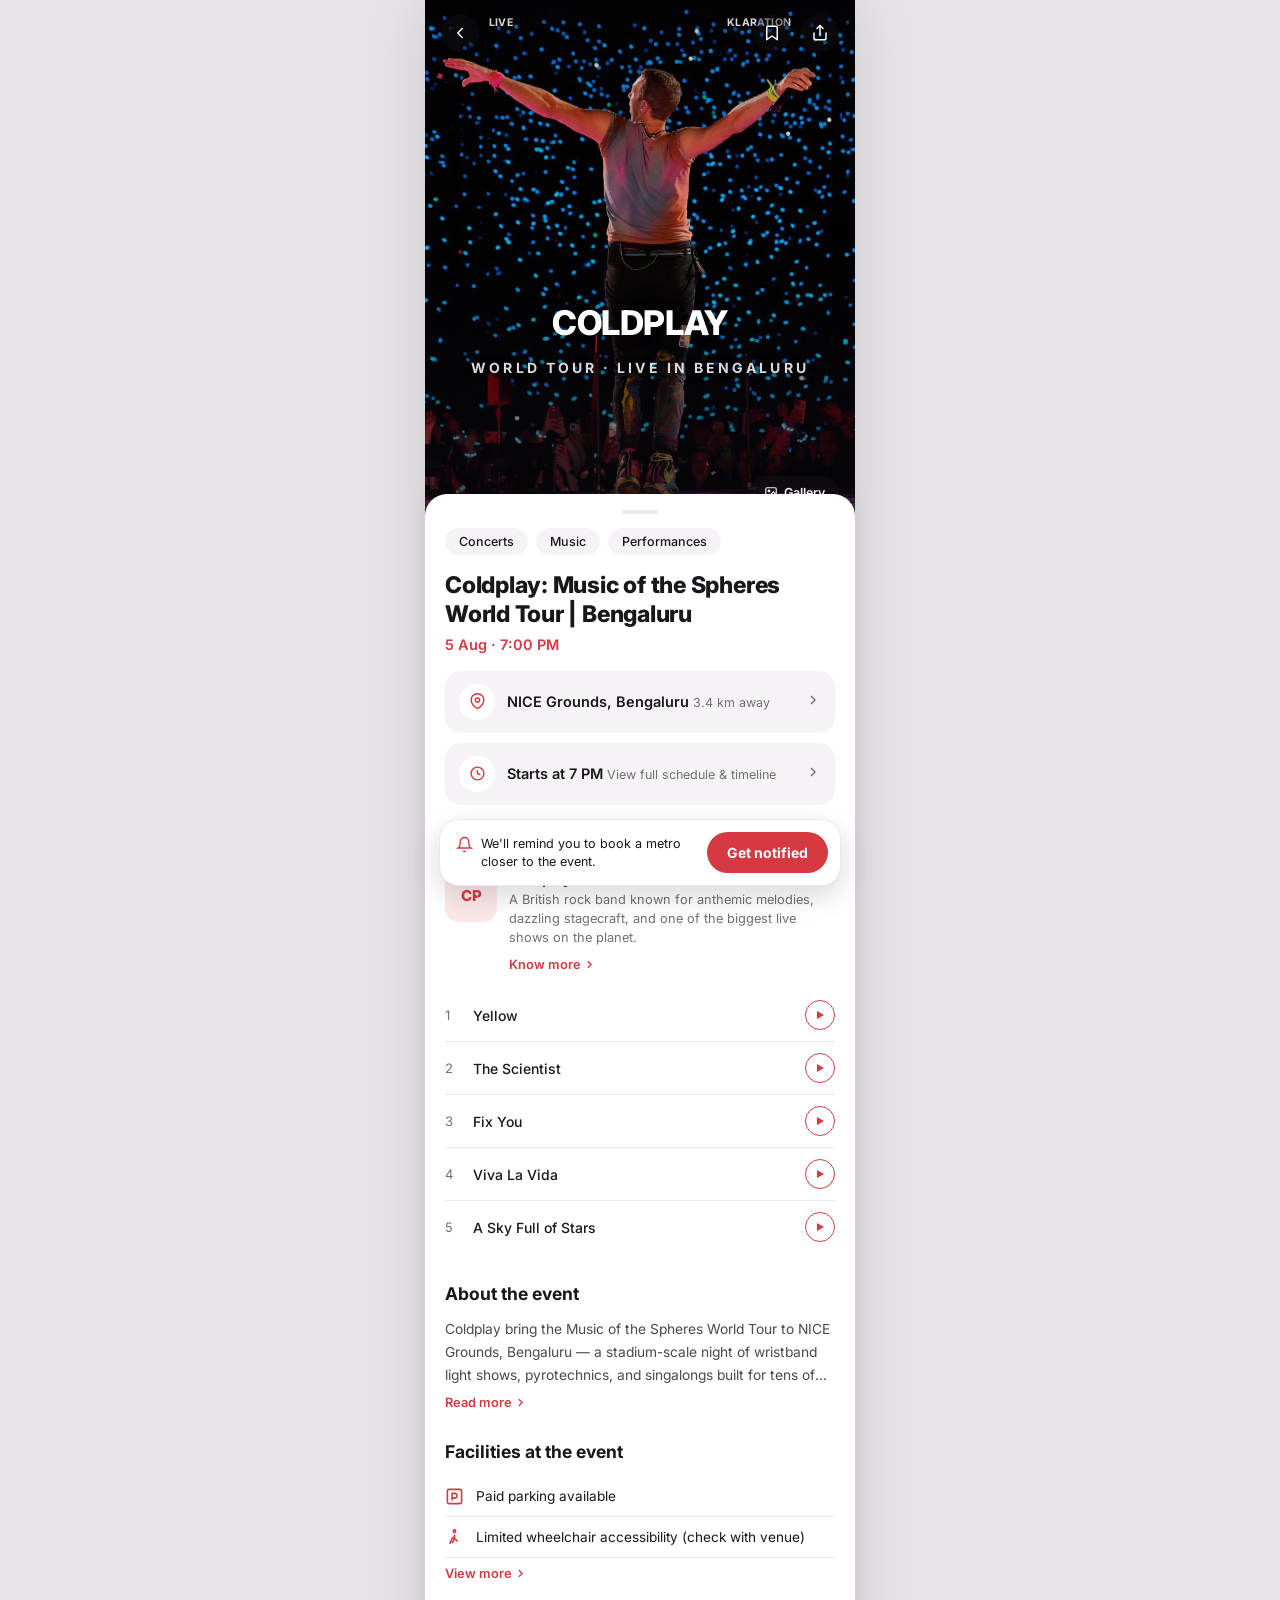
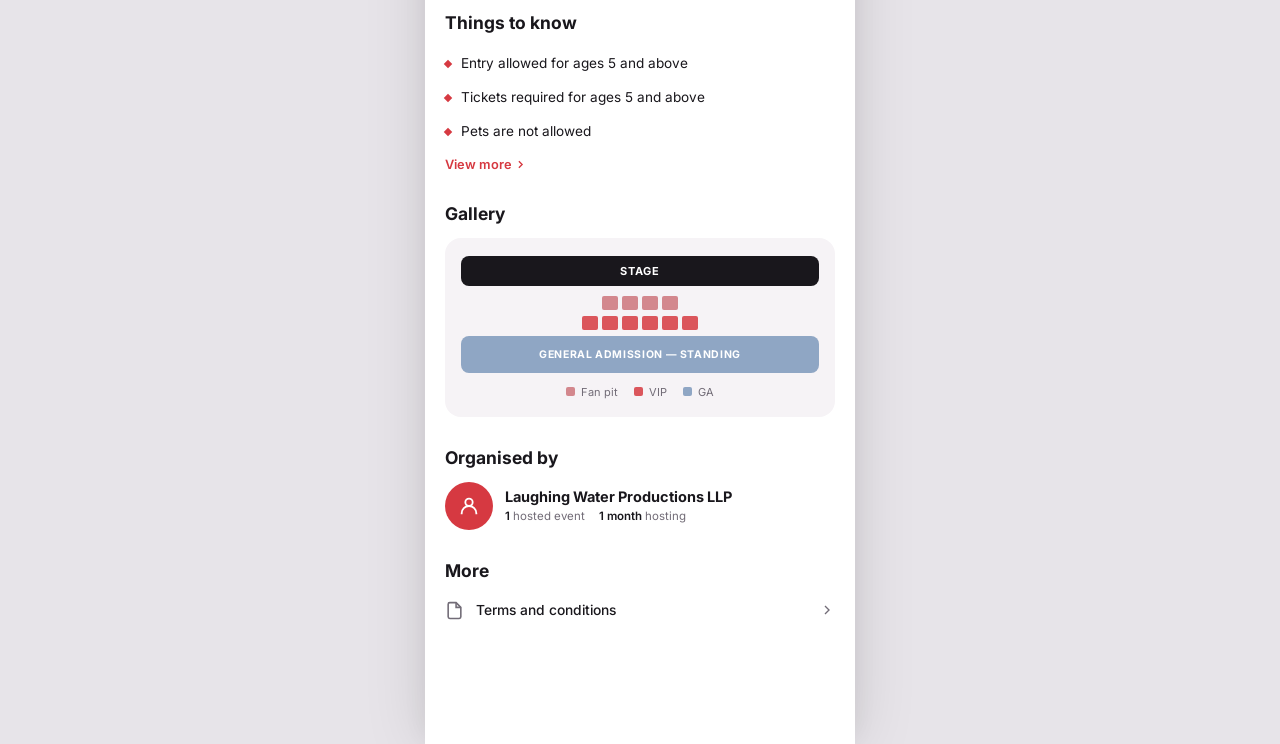
<file: events.html>
<!DOCTYPE html>
<html lang="en">
<head>
<meta charset="UTF-8">
<meta name="viewport" content="width=device-width, initial-scale=1, viewport-fit=cover">
<title>Coldplay — Music of the Spheres | Bengaluru</title>
<link rel="preconnect" href="https://fonts.googleapis.com">
<link rel="preconnect" href="https://fonts.gstatic.com" crossorigin>
<link href="https://fonts.googleapis.com/css2?family=Inter:wght@400;500;600;700;800&display=swap" rel="stylesheet">
<style>
  :root{
    color-scheme: light;
    box-sizing: border-box;
    --red:#D63941;
    --red-dark:#B72E36;
    --red-tint:#FBE9EA;
    --ink:#19171C;
    --muted:#726C77;
    --line:#ECE7EC;
    --surface:#FFFFFF;
    --surface-2:#F6F3F6;
    --cream-1:#EDE2C6;
    --cream-2:#C8A46B;
    --olive:#4C5A3C;
  }
  *,*::before,*::after{ box-sizing:inherit; }
  html,body{ margin:0; padding:0; }
  body{
    font-family:'Inter',-apple-system,BlinkMacSystemFont,'Segoe UI',sans-serif;
    background:#E7E4E9;
    color:var(--ink);
  }
  /* column width the phone-frame content is centered to; fixed elements
     align to these same edges via --edge so they read as "inside the frame"
     even though they're truly pinned to the real viewport (not a nested
     scroll container — nested-scroll + position:fixed is unreliable on iOS). */
  :root{
    --colw:430px;
    --edge:max(0px, calc(50% - (var(--colw) / 2)));
  }

  /* ---------- phone-frame content column (scrolls with the real page) ---------- */
  .app{
    position:relative;
    width:min(100%,var(--colw));
    margin:0 auto;
    background:var(--surface);
    box-shadow:0 0 60px rgba(0,0,0,.12);
  }

  /* ---------- top nav ---------- */
  .topnav{
    position:fixed; top:0; left:var(--edge); right:var(--edge);
    z-index:50;
    display:flex; align-items:center; justify-content:space-between;
    padding:calc(14px + env(safe-area-inset-top,0px)) 16px 14px;
    transition:background .25s ease, box-shadow .25s ease;
  }
  .topnav .nav-right{ display:flex; gap:10px; }
  .icon-btn{
    width:38px; height:38px; border-radius:50%;
    display:flex; align-items:center; justify-content:center;
    background:rgba(20,18,22,.42);
    border:none; color:#fff; cursor:pointer;
    transition:background .2s ease, color .2s ease;
    -webkit-tap-highlight-color:transparent;
  }
  .icon-btn svg{ width:18px; height:18px; }
  .topnav.solid{
    background:var(--surface);
    box-shadow:0 1px 0 var(--line);
  }
  .topnav.solid .icon-btn{
    background:var(--surface-2);
    color:var(--ink);
  }
  .icon-btn.bookmarked{ background:var(--red); color:#fff; }
  .topnav.solid .icon-btn.bookmarked{ background:var(--red); color:#fff; }

  /* ---------- hero (fixed behind everything, revealed through the spacer) ---------- */
  .hero-fixed{
    position:fixed; top:0; left:var(--edge); right:var(--edge); height:58vh; min-height:380px; max-height:520px;
    z-index:1; overflow:hidden;
    background:
      linear-gradient(180deg, rgba(10,8,14,.25) 0%, rgba(10,8,14,.15) 45%, rgba(10,8,14,.75) 100%),
      url('assets/events/coldplay.webp');
    background-size:cover; background-position:center 30%;
  }
  .hero-art{ position:relative; width:100%; height:100%; }
  .hero-badge-row{
    position:absolute; top:calc(16px + env(safe-area-inset-top,0px)); left:0; right:0;
    display:flex; justify-content:space-between; padding:0 64px;
    font-size:10.5px; font-weight:700; letter-spacing:.02em; color:#fff;
    opacity:.85; pointer-events:none;
  }
  .hero-word{
    position:absolute; top:58%; left:0; right:0; text-align:center;
    font-weight:800; font-size:34px; letter-spacing:-.01em; color:#fff;
    text-shadow:0 2px 12px rgba(0,0,0,.5);
  }
  .hero-title{
    position:absolute; top:23%; left:0; right:0; text-align:center;
    font-weight:800; font-size:44px; letter-spacing:-.01em; color:var(--olive);
    line-height:.95;
  }
  .hero-sub{
    position:absolute; top:69%; left:0; right:0; text-align:center;
    font-weight:700; font-size:14px; letter-spacing:.22em; color:rgba(255,255,255,.85);
    text-shadow:0 2px 8px rgba(0,0,0,.5);
  }

  .gallery-pill{
    position:fixed; z-index:2; right:calc(var(--edge) + 16px);
    display:flex; align-items:center; gap:6px;
    background:rgba(20,18,22,.55); color:#fff; border:none; cursor:pointer;
    font-family:inherit; font-size:12.5px; font-weight:600;
    padding:9px 14px; border-radius:20px;
    top:calc(58vh - 46px);
  }
  .gallery-pill svg{ width:14px; height:14px; }

  .hero-spacer{ height:58vh; min-height:380px; max-height:520px; }

  /* ---------- tray ---------- */
  .tray{
    position:relative; z-index:10;
    background:var(--surface);
    border-radius:22px 22px 0 0;
    margin-top:-26px;
    min-height:calc(100vh - 58vh + 26px);
    padding:10px 20px 0;
    box-shadow:0 -8px 24px rgba(0,0,0,.06);
  }
  .tray-handle{
    width:36px; height:4px; border-radius:3px; background:var(--line);
    margin:6px auto 14px;
  }

  .chips{ display:flex; gap:8px; flex-wrap:wrap; }
  .chip{
    background:var(--surface-2); color:var(--ink);
    font-size:12.5px; font-weight:500;
    padding:6px 14px; border-radius:20px;
  }

  .event-title{
    font-size:23px; font-weight:800; line-height:1.28;
    margin:16px 0 6px; letter-spacing:-.01em;
  }
  .event-date{
    font-size:14.5px; font-weight:600; color:var(--red); margin:0 0 18px;
  }

  .info-card{
    display:flex; align-items:center; gap:12px;
    background:var(--surface-2); border-radius:16px;
    padding:13px 14px; margin-bottom:10px; cursor:pointer; border:none; width:100%;
    text-align:left; font-family:inherit;
  }
  .info-icon{
    width:36px; height:36px; border-radius:50%; background:var(--surface);
    display:flex; align-items:center; justify-content:center; flex:none;
    color:var(--red);
  }
  .info-icon svg{ width:17px; height:17px; }
  .info-text{ flex:1; min-width:0; }
  .info-title{ font-size:14.5px; font-weight:600; color:var(--ink); }
  .info-sub{ font-size:12.5px; font-weight:400; color:var(--muted); margin-top:2px; }
  .chev{ color:var(--muted); flex:none; }
  .chev svg{ width:16px; height:16px; }

  section.block{ margin-top:30px; }
  h2.block-title{ font-size:17.5px; font-weight:700; margin:0 0 14px; }

  .artist-card{ display:flex; gap:12px; align-items:flex-start; margin-bottom:16px; }
  .avatar{
    width:52px; height:52px; border-radius:14px; flex:none;
    background:var(--red-tint); color:var(--red);
    display:flex; align-items:center; justify-content:center;
    font-weight:800; font-size:15px;
  }
  .artist-name{ font-size:14.5px; font-weight:700; }
  .artist-bio{ font-size:12.8px; color:var(--muted); margin:3px 0 6px; line-height:1.5; }
  .link-red{
    font-size:12.8px; font-weight:600; color:var(--red);
    background:none; border:none; padding:0; cursor:pointer; font-family:inherit;
    display:inline-flex; align-items:center; gap:2px;
  }
  .link-red svg{ width:13px; height:13px; }

  .tracklist{ list-style:none; margin:0; padding:0; }
  .track{
    display:flex; align-items:center; gap:12px;
    padding:11px 0; border-bottom:1px solid var(--line);
  }
  .track:last-child{ border-bottom:none; }
  .track-index{ font-size:13px; color:var(--muted); width:16px; flex:none; }
  .track-name{ font-size:14px; font-weight:500; flex:1; }
  .play-btn{
    width:30px; height:30px; border-radius:50%; flex:none;
    border:1.5px solid var(--red); background:var(--surface);
    color:var(--red); display:flex; align-items:center; justify-content:center;
    cursor:pointer; transition:background .18s ease,color .18s ease;
  }
  .play-btn svg{ width:12px; height:12px; }
  .play-btn.playing{ background:var(--red); color:#fff; }
  .play-btn .icon-pause{ display:none; }
  .play-btn.playing .icon-play{ display:none; }
  .play-btn.playing .icon-pause{ display:block; }

  .expand-text{
    font-size:13.8px; line-height:1.65; color:#4C4750; margin:0;
    display:-webkit-box; -webkit-line-clamp:3; -webkit-box-orient:vertical; overflow:hidden;
  }
  .expand-text.open{ -webkit-line-clamp:unset; overflow:visible; }
  .expand-toggle{ margin-top:8px; }

  .facility-list{ list-style:none; margin:0; padding:0; }
  .facility{
    display:flex; gap:12px; align-items:flex-start;
    padding:10px 0; border-bottom:1px solid var(--line); font-size:13.6px; color:var(--ink);
    line-height:1.5;
  }
  .facility:last-of-type{ border-bottom:none; }
  .facility svg{ width:19px; height:19px; color:var(--red); flex:none; margin-top:1px; }
  .facility.hidden-row{ display:none; }

  .bullets{ list-style:none; margin:0; padding:0; }
  .bullets li{
    position:relative; padding:6px 0 6px 16px; font-size:13.6px; line-height:1.6; color:var(--ink);
  }
  .bullets li::before{
    content:''; position:absolute; left:0; top:14px; width:6px; height:6px;
    background:var(--red); transform:rotate(45deg);
  }
  .bullets li.hidden-row{ display:none; }

  .seatmap{
    background:var(--surface-2); border-radius:16px; padding:18px 16px; text-align:center;
  }
  .stage-bar{
    background:var(--ink); color:#fff; font-size:11px; font-weight:700; letter-spacing:.08em;
    border-radius:8px; padding:8px 0; margin-bottom:10px;
  }
  .seat-grid{ display:flex; flex-direction:column; gap:6px; align-items:center; }
  .seat-row{ display:flex; gap:4px; }
  .seat-block{ width:16px; height:14px; border-radius:2px; }
  .seat-block.vip{ background:var(--red); opacity:.85; }
  .seat-block.fanpit{ background:var(--red-dark); opacity:.55; }
  .ga-bar{
    width:100%; background:#8FA6C4; color:#fff; font-size:10.5px; font-weight:700;
    letter-spacing:.06em; border-radius:8px; padding:12px 0; margin-top:6px;
  }
  .legend{ display:flex; justify-content:center; gap:16px; margin-top:12px; }
  .legend-item{ display:flex; align-items:center; gap:6px; font-size:11px; color:var(--muted); }
  .legend-dot{ width:9px; height:9px; border-radius:2px; }

  .organiser-card{ display:flex; align-items:center; gap:12px; }
  .org-avatar{
    width:48px; height:48px; border-radius:50%; background:var(--red);
    display:flex; align-items:center; justify-content:center; color:#fff; flex:none;
  }
  .org-avatar svg{ width:22px; height:22px; }
  .org-name{ font-size:14.5px; font-weight:700; }
  .org-stats{ display:flex; gap:14px; margin-top:4px; }
  .org-stat{ font-size:11.5px; color:var(--muted); }
  .org-stat b{ color:var(--ink); font-weight:600; }

  .tc-row{
    display:flex; align-items:center; gap:12px; padding:6px 0; cursor:pointer;
    font-size:13.8px; font-weight:500;
  }
  .tc-row svg:first-child{ width:19px; height:19px; color:var(--muted); }
  .tc-row span{ flex:1; }
  .tc-row svg:last-child{ width:16px; height:16px; color:var(--muted); }

  .bottom-pad{ height:118px; }

  /* ---------- floating sticky widget ---------- */
  .floating-widget{
    position:fixed;
    left:calc(var(--edge) + 14px); right:calc(var(--edge) + 14px);
    bottom:calc(14px + env(safe-area-inset-bottom,0px));
    z-index:60;
    background:var(--surface);
    border:1px solid var(--line);
    border-radius:20px;
    box-shadow:0 10px 28px rgba(20,18,22,.16);
    padding:12px 12px 12px 16px;
    display:flex; align-items:center; gap:14px;
  }
  .widget-copy{ flex:1; min-width:0; display:flex; align-items:flex-start; gap:8px; }
  .widget-copy svg{ width:17px; height:17px; color:var(--red); flex:none; margin-top:1px; }
  .widget-copy p{ margin:0; font-size:12.6px; line-height:1.4; color:var(--ink); }
  .notify-btn{
    flex:none; background:var(--red); color:#fff; border:none;
    font-family:inherit; font-weight:700; font-size:14px;
    padding:12px 20px; border-radius:24px; cursor:pointer;
    transition:background .18s ease, transform .12s ease;
    white-space:nowrap;
  }
  .notify-btn:active{ transform:scale(.96); }
  .notify-btn.done{ background:var(--olive); }
  .notify-btn.done svg{ width:14px; height:14px; margin-right:5px; vertical-align:-2px; }

  @media (prefers-reduced-motion:no-preference){
    .play-btn.playing{ animation:pulse 1.6s ease-in-out infinite; }
  }
  @keyframes pulse{
    0%,100%{ box-shadow:0 0 0 0 rgba(214,57,65,.35); }
    50%{ box-shadow:0 0 0 5px rgba(214,57,65,0); }
  }

  :focus-visible{ outline:2px solid var(--red); outline-offset:2px; }
</style>
</head>
<body>
<div class="app" id="app">

  <header class="topnav" id="topnav">
    <button class="icon-btn" aria-label="Go back">
      <svg viewBox="0 0 24 24" fill="none" stroke="currentColor" stroke-width="2" stroke-linecap="round" stroke-linejoin="round"><polyline points="15 18 9 12 15 6"></polyline></svg>
    </button>
    <div class="nav-right">
      <button class="icon-btn" id="bookmarkBtn" aria-label="Save event">
        <svg viewBox="0 0 24 24" fill="none" stroke="currentColor" stroke-width="2" stroke-linecap="round" stroke-linejoin="round"><path d="M19 21l-7-5-7 5V5a2 2 0 0 1 2-2h10a2 2 0 0 1 2 2z"></path></svg>
      </button>
      <button class="icon-btn" aria-label="Share event">
        <svg viewBox="0 0 24 24" fill="none" stroke="currentColor" stroke-width="2" stroke-linecap="round" stroke-linejoin="round"><path d="M4 12v7a2 2 0 0 0 2 2h12a2 2 0 0 0 2-2v-7"></path><polyline points="16 6 12 2 8 6"></polyline><line x1="12" y1="2" x2="12" y2="15"></line></svg>
      </button>
    </div>
  </header>

  <div class="hero-fixed">
    <div class="hero-art">
      <div class="hero-badge-row"><span>LIVE</span><span>KLARATION</span></div>
      <div class="hero-word">COLDPLAY</div>
      <div class="hero-title" style="top:33%;font-size:0;"></div>
      <div class="hero-sub">WORLD&nbsp;TOUR&nbsp;·&nbsp;LIVE&nbsp;IN&nbsp;BENGALURU</div>
    </div>
    <button class="gallery-pill">
      <svg viewBox="0 0 24 24" fill="none" stroke="currentColor" stroke-width="2"><rect x="3" y="3" width="18" height="18" rx="2"></rect><circle cx="8.5" cy="8.5" r="1.5"></circle><path d="M21 15l-5-5L5 21"></path></svg>
      Gallery
    </button>
  </div>

  <div class="hero-spacer"></div>

  <main class="tray">
    <div class="tray-handle"></div>

    <div class="chips">
      <span class="chip">Concerts</span>
      <span class="chip">Music</span>
      <span class="chip">Performances</span>
    </div>

    <h1 class="event-title">Coldplay: Music of the Spheres World Tour | Bengaluru</h1>
    <p class="event-date">5 Aug · 7:00 PM</p>

    <button class="info-card">
      <span class="info-icon">
        <svg viewBox="0 0 24 24" fill="none" stroke="currentColor" stroke-width="2"><path d="M21 10c0 7-9 12-9 12s-9-5-9-12a9 9 0 1118 0z"></path><circle cx="12" cy="10" r="3"></circle></svg>
      </span>
      <span class="info-text">
        <span class="info-title">NICE Grounds, Bengaluru</span>
        <span class="info-sub">3.4 km away</span>
      </span>
      <span class="chev"><svg viewBox="0 0 24 24" fill="none" stroke="currentColor" stroke-width="2"><polyline points="9 18 15 12 9 6"></polyline></svg></span>
    </button>

    <button class="info-card">
      <span class="info-icon">
        <svg viewBox="0 0 24 24" fill="none" stroke="currentColor" stroke-width="2"><circle cx="12" cy="12" r="9"></circle><polyline points="12 7 12 12 16 14"></polyline></svg>
      </span>
      <span class="info-text">
        <span class="info-title">Starts at 7 PM</span>
        <span class="info-sub">View full schedule &amp; timeline</span>
      </span>
      <span class="chev"><svg viewBox="0 0 24 24" fill="none" stroke="currentColor" stroke-width="2"><polyline points="9 18 15 12 9 6"></polyline></svg></span>
    </button>

    <section class="block">
      <h2 class="block-title">Who's taking the stage</h2>
      <div class="artist-card">
        <div class="avatar">CP</div>
        <div>
          <div class="artist-name">Coldplay</div>
          <p class="artist-bio">A British rock band known for anthemic melodies, dazzling stagecraft, and one of the biggest live shows on the planet.</p>
          <button class="link-red">Know more <svg viewBox="0 0 24 24" fill="none" stroke="currentColor" stroke-width="2.5"><polyline points="9 18 15 12 9 6"></polyline></svg></button>
        </div>
      </div>

      <ol class="tracklist">
        <li class="track"><span class="track-index">1</span><span class="track-name">Yellow</span><button class="play-btn" aria-label="Play preview"><svg class="icon-play" viewBox="0 0 24 24" fill="currentColor"><polygon points="6 4 20 12 6 20"></polygon></svg><svg class="icon-pause" viewBox="0 0 24 24" fill="currentColor"><rect x="6" y="4" width="4" height="16"></rect><rect x="14" y="4" width="4" height="16"></rect></svg></button></li>
        <li class="track"><span class="track-index">2</span><span class="track-name">The Scientist</span><button class="play-btn" aria-label="Play preview"><svg class="icon-play" viewBox="0 0 24 24" fill="currentColor"><polygon points="6 4 20 12 6 20"></polygon></svg><svg class="icon-pause" viewBox="0 0 24 24" fill="currentColor"><rect x="6" y="4" width="4" height="16"></rect><rect x="14" y="4" width="4" height="16"></rect></svg></button></li>
        <li class="track"><span class="track-index">3</span><span class="track-name">Fix You</span><button class="play-btn" aria-label="Play preview"><svg class="icon-play" viewBox="0 0 24 24" fill="currentColor"><polygon points="6 4 20 12 6 20"></polygon></svg><svg class="icon-pause" viewBox="0 0 24 24" fill="currentColor"><rect x="6" y="4" width="4" height="16"></rect><rect x="14" y="4" width="4" height="16"></rect></svg></button></li>
        <li class="track"><span class="track-index">4</span><span class="track-name">Viva La Vida</span><button class="play-btn" aria-label="Play preview"><svg class="icon-play" viewBox="0 0 24 24" fill="currentColor"><polygon points="6 4 20 12 6 20"></polygon></svg><svg class="icon-pause" viewBox="0 0 24 24" fill="currentColor"><rect x="6" y="4" width="4" height="16"></rect><rect x="14" y="4" width="4" height="16"></rect></svg></button></li>
        <li class="track"><span class="track-index">5</span><span class="track-name">A Sky Full of Stars</span><button class="play-btn" aria-label="Play preview"><svg class="icon-play" viewBox="0 0 24 24" fill="currentColor"><polygon points="6 4 20 12 6 20"></polygon></svg><svg class="icon-pause" viewBox="0 0 24 24" fill="currentColor"><rect x="6" y="4" width="4" height="16"></rect><rect x="14" y="4" width="4" height="16"></rect></svg></button></li>
      </ol>
    </section>

    <section class="block">
      <h2 class="block-title">About the event</h2>
      <p class="expand-text" id="aboutText">Coldplay bring the Music of the Spheres World Tour to NICE Grounds, Bengaluru — a stadium-scale night of wristband light shows, pyrotechnics, and singalongs built for tens of thousands of voices. Expect the hits spanning two decades, a few surprises, and the band's signature big-hearted spectacle carried live end to end.</p>
      <button class="link-red expand-toggle" data-target="aboutText" data-more="Read more" data-less="Show less">Read more <svg viewBox="0 0 24 24" fill="none" stroke="currentColor" stroke-width="2.5"><polyline points="9 18 15 12 9 6"></polyline></svg></button>
    </section>

    <section class="block">
      <h2 class="block-title">Facilities at the event</h2>
      <ul class="facility-list" id="facilityList">
        <li class="facility"><svg viewBox="0 0 24 24" fill="none" stroke="currentColor" stroke-width="2"><rect x="3" y="3" width="18" height="18" rx="2"></rect><path d="M9 8h3a3 3 0 010 6H9V8z"></path><line x1="9" y1="14" x2="9" y2="17"></line></svg><span>Paid parking available</span></li>
        <li class="facility"><svg viewBox="0 0 24 24" fill="none" stroke="currentColor" stroke-width="2"><circle cx="12" cy="4" r="1.6"></circle><path d="M12 8v5l4 4M12 13l-3 6M6 20l3-7 3-2"></path></svg><span>Limited wheelchair accessibility (check with venue)</span></li>
        <li class="facility hidden-row"><svg viewBox="0 0 24 24" fill="none" stroke="currentColor" stroke-width="2"><path d="M8 3v4M16 3v4M4 9h16"></path><rect x="4" y="5" width="16" height="16" rx="2"></rect></svg><span>Medical support: first aid only</span></li>
        <li class="facility hidden-row"><svg viewBox="0 0 24 24" fill="none" stroke="currentColor" stroke-width="2"><rect x="3" y="4" width="18" height="16" rx="2"></rect><path d="M7 9h4M7 13h2"></path></svg><span>Separate washrooms with wheelchair accessibility</span></li>
      </ul>
      <button class="link-red expand-toggle" data-target="facilityList" data-more="View more" data-less="View less" data-rows>View more <svg viewBox="0 0 24 24" fill="none" stroke="currentColor" stroke-width="2.5"><polyline points="9 18 15 12 9 6"></polyline></svg></button>
    </section>

    <section class="block">
      <h2 class="block-title">Things to know</h2>
      <ul class="bullets" id="thingsList">
        <li>Entry allowed for ages 5 and above</li>
        <li>Tickets required for ages 5 and above</li>
        <li>Pets are not allowed</li>
        <li class="hidden-row">ID (Aadhaar/PAN/DL/Passport) required for entry</li>
        <li class="hidden-row">Indoor venue with AC, standing area only — no seating</li>
        <li class="hidden-row">Photography and recording allowed</li>
      </ul>
      <button class="link-red expand-toggle" data-target="thingsList" data-more="View more" data-less="View less" data-rows>View more <svg viewBox="0 0 24 24" fill="none" stroke="currentColor" stroke-width="2.5"><polyline points="9 18 15 12 9 6"></polyline></svg></button>
    </section>

    <section class="block">
      <h2 class="block-title">Gallery</h2>
      <div class="seatmap">
        <div class="stage-bar">STAGE</div>
        <div class="seat-grid">
          <div class="seat-row">
            <div class="seat-block fanpit"></div><div class="seat-block fanpit"></div><div class="seat-block fanpit"></div><div class="seat-block fanpit"></div>
          </div>
          <div class="seat-row">
            <div class="seat-block vip"></div><div class="seat-block vip"></div><div class="seat-block vip"></div><div class="seat-block vip"></div><div class="seat-block vip"></div><div class="seat-block vip"></div>
          </div>
        </div>
        <div class="ga-bar">GENERAL ADMISSION — STANDING</div>
        <div class="legend">
          <div class="legend-item"><span class="legend-dot" style="background:var(--red-dark);opacity:.55"></span>Fan pit</div>
          <div class="legend-item"><span class="legend-dot" style="background:var(--red);opacity:.85"></span>VIP</div>
          <div class="legend-item"><span class="legend-dot" style="background:#8FA6C4"></span>GA</div>
        </div>
      </div>
    </section>

    <section class="block">
      <h2 class="block-title">Organised by</h2>
      <div class="organiser-card">
        <div class="org-avatar">
          <svg viewBox="0 0 24 24" fill="none" stroke="currentColor" stroke-width="2"><circle cx="12" cy="8" r="4"></circle><path d="M4 21v-1a8 8 0 0116 0v1"></path></svg>
        </div>
        <div>
          <div class="org-name">Laughing Water Productions LLP</div>
          <div class="org-stats">
            <span class="org-stat"><b>1</b> hosted event</span>
            <span class="org-stat"><b>1 month</b> hosting</span>
          </div>
        </div>
      </div>
    </section>

    <section class="block">
      <h2 class="block-title">More</h2>
      <div class="tc-row">
        <svg viewBox="0 0 24 24" fill="none" stroke="currentColor" stroke-width="2"><path d="M14 2H6a2 2 0 00-2 2v16a2 2 0 002 2h12a2 2 0 002-2V8z"></path><polyline points="14 2 14 8 20 8"></polyline></svg>
        <span>Terms and conditions</span>
        <svg viewBox="0 0 24 24" fill="none" stroke="currentColor" stroke-width="2"><polyline points="9 18 15 12 9 6"></polyline></svg>
      </div>
    </section>

    <div class="bottom-pad"></div>
  </main>

  <div class="floating-widget">
    <div class="widget-copy">
      <svg viewBox="0 0 24 24" fill="none" stroke="currentColor" stroke-width="2"><path d="M18 8a6 6 0 10-12 0c0 7-3 9-3 9h18s-3-2-3-9"></path><path d="M13.73 21a2 2 0 01-3.46 0"></path></svg>
      <p>We'll remind you to book a metro closer to the event.</p>
    </div>
    <button class="notify-btn" id="notifyBtn">Get notified</button>
  </div>

</div>

<script>
  (function(){
    var topnav = document.getElementById('topnav');
    var heroSpacer = document.querySelector('.hero-spacer');

    function onScroll(){
      var scrollTop = window.pageYOffset || document.documentElement.scrollTop;
      var threshold = heroSpacer.offsetHeight - 88;
      if (scrollTop > threshold) topnav.classList.add('solid');
      else topnav.classList.remove('solid');
    }
    window.addEventListener('scroll', onScroll, { passive: true });
    window.addEventListener('resize', onScroll);
    onScroll();

    var bookmarkBtn = document.getElementById('bookmarkBtn');
    bookmarkBtn.addEventListener('click', function(){
      bookmarkBtn.classList.toggle('bookmarked');
    });

    var playBtns = document.querySelectorAll('.play-btn');
    playBtns.forEach(function(btn){
      btn.addEventListener('click', function(){
        var wasPlaying = btn.classList.contains('playing');
        playBtns.forEach(function(b){ b.classList.remove('playing'); });
        if (!wasPlaying) btn.classList.add('playing');
      });
    });

    var toggles = document.querySelectorAll('.expand-toggle');
    toggles.forEach(function(btn){
      var target = document.getElementById(btn.dataset.target);
      var arrow = btn.querySelector('svg');
      btn.addEventListener('click', function(){
        var isOpen = target.classList.toggle('open');
        if (btn.hasAttribute('data-rows')) {
          target.querySelectorAll('.hidden-row').forEach(function(row){
            row.style.display = isOpen ? 'flex' : 'none';
          });
          // bullets use <li>, not flex
          if (target.tagName === 'UL' && target.classList.contains('bullets')) {
            target.querySelectorAll('.hidden-row').forEach(function(row){
              row.style.display = isOpen ? 'list-item' : 'none';
            });
          }
        }
        btn.firstChild.textContent = isOpen ? btn.dataset.less + ' ' : btn.dataset.more + ' ';
        arrow.style.transform = isOpen ? 'rotate(90deg)' : 'rotate(0deg)';
      });
    });

    var notifyBtn = document.getElementById('notifyBtn');
    notifyBtn.addEventListener('click', function(){
      if (notifyBtn.classList.contains('done')) return;
      notifyBtn.classList.add('done');
      notifyBtn.innerHTML = '<svg viewBox="0 0 24 24" fill="none" stroke="currentColor" stroke-width="3"><polyline points="20 6 9 17 4 12"></polyline></svg>Notified';
    });
  })();
</script>
</body>
</html>
</file>
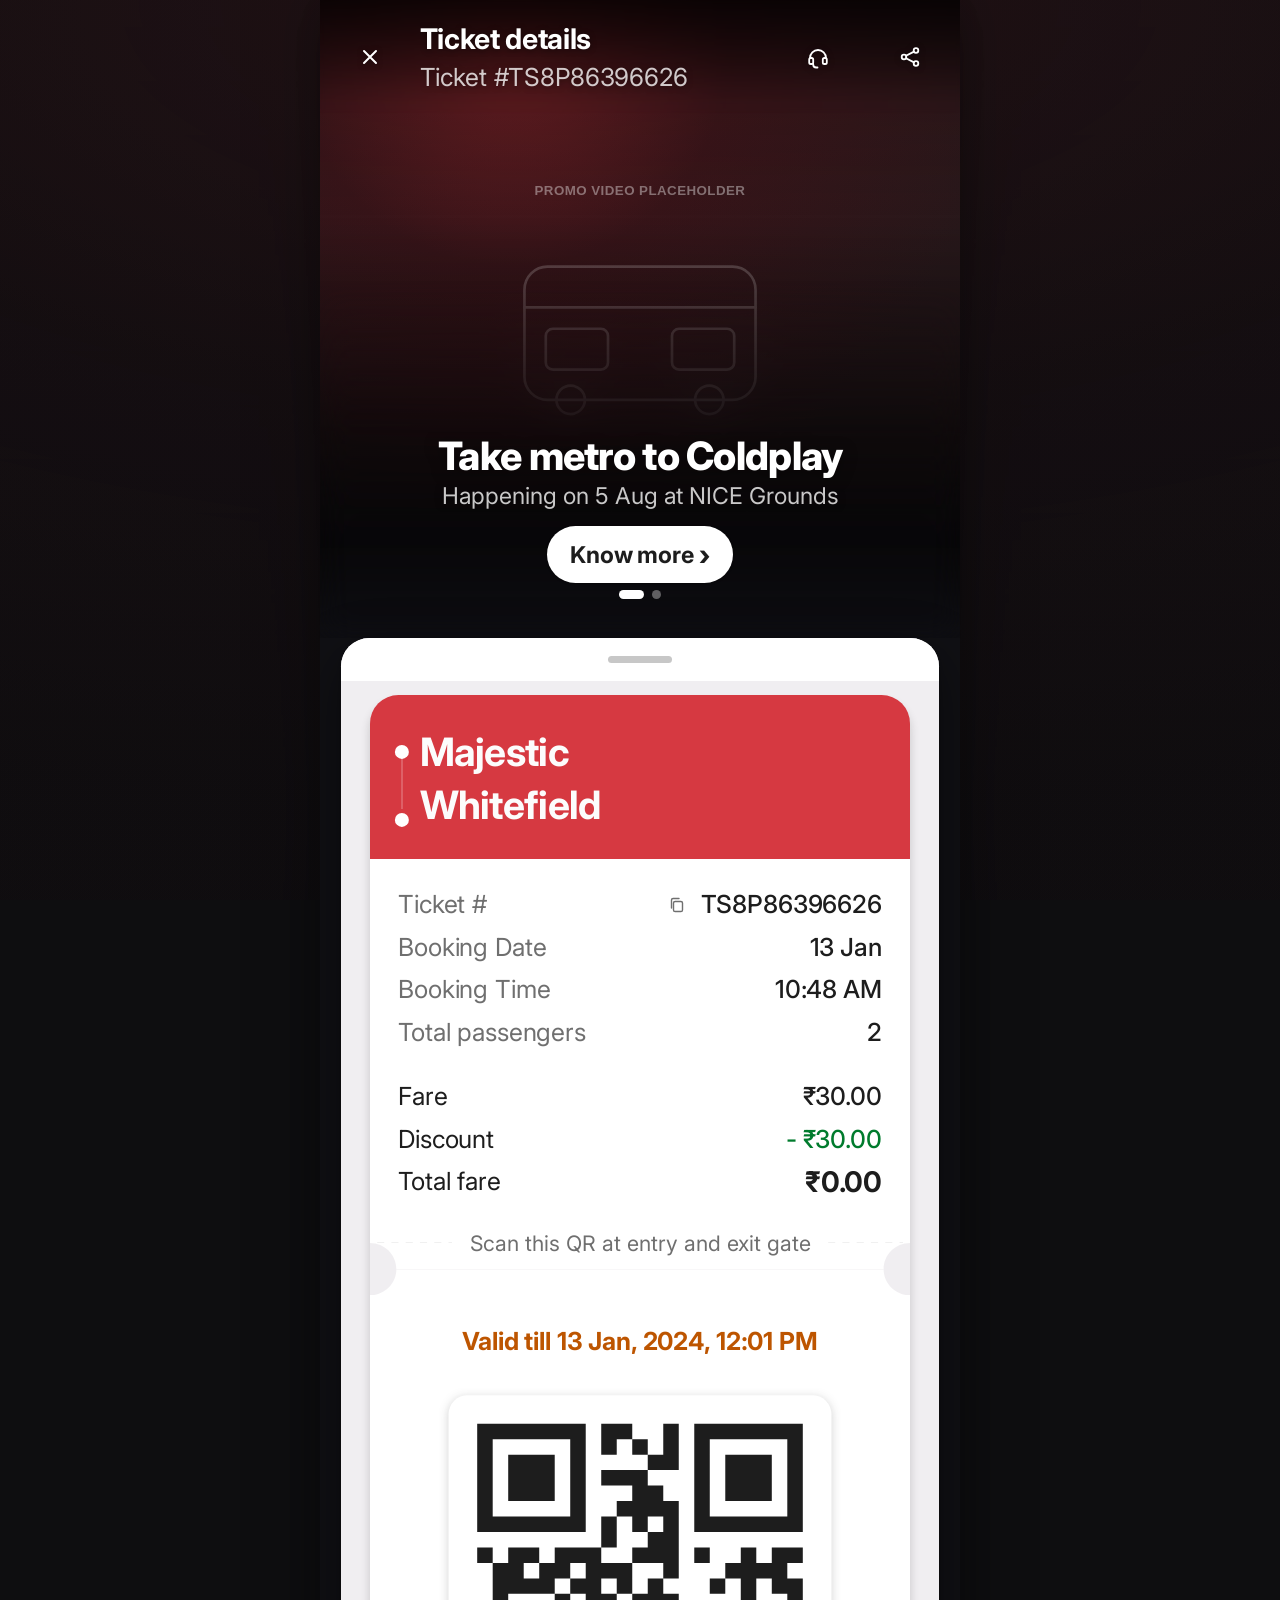
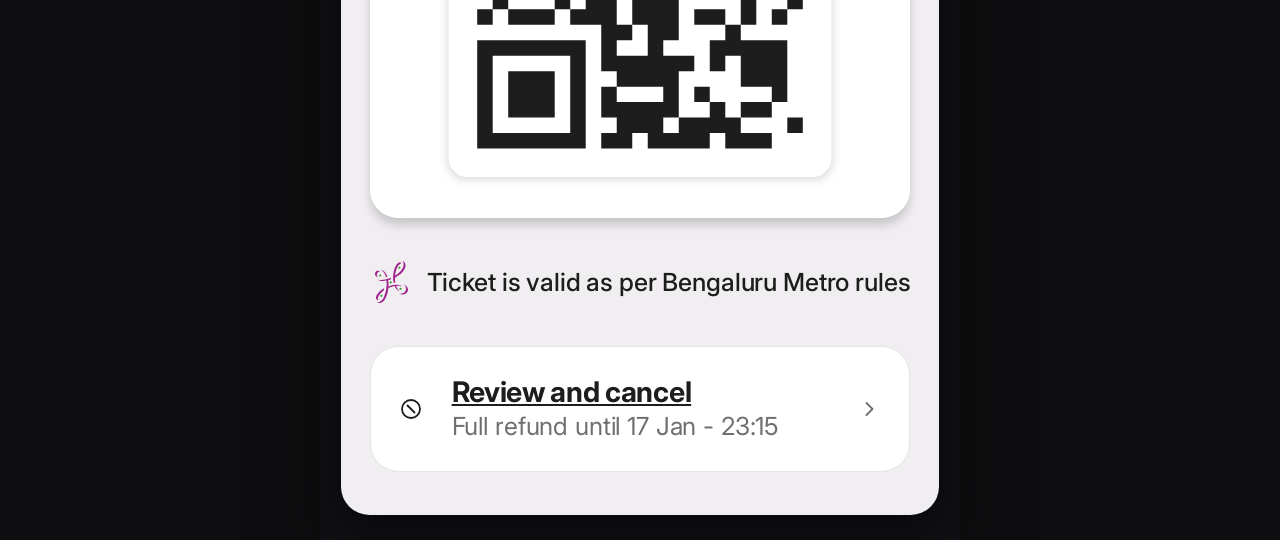
<file: metro-buddy.html>
<!doctype html>
<html lang="en">
<head>
<meta charset="UTF-8" />
<meta name="viewport" content="width=device-width, initial-scale=1, viewport-fit=cover" />
<title>Ticket details — redBus</title>
<link rel="preconnect" href="https://fonts.googleapis.com" />
<link rel="preconnect" href="https://fonts.gstatic.com" crossorigin />
<link href="https://fonts.googleapis.com/css2?family=Inter:ital,opsz,wght@0,14..32,400..800&display=swap" rel="stylesheet" />
<link rel="stylesheet" href="css/tokens.css" />
<link rel="stylesheet" href="css/styles.css?v=3" />
<link rel="stylesheet" href="css/motion.css" />
<link rel="stylesheet" href="css/ticket.css?v=3" />
</head>
<body>

<div class="ambient" aria-hidden="true">
  <canvas id="ambientCanvas" width="48" height="27"></canvas>
</div>

<div class="app" id="app">

  <!-- ============ HERO : reused verbatim from index.html — identical video, ============
       ============ ambient/vibrancy layers, overlay copy, CTA and dots, at the ==========
       ============ same 359px height/full width as the homepage. Only the ==============
       ============ translucent top bar (close/support/share) is page-specific. ========= -->
  <section class="hero" id="hero">

    <div class="hero__media">
      <video class="hero__video" id="heroVideo" autoplay muted loop playsinline preload="auto" poster="assets/hero-poster.svg">
        <source src="assets/hero-video.mp4" type="video/mp4" />
      </video>
      <div class="hero__ambient" aria-hidden="true"></div>
      <div class="hero__vibrancy" aria-hidden="true"></div>
    </div>

    <!-- translucent ticket header, overlaid on the video (same scrim language as the homepage topnav) -->
    <header class="ticket-topbar">
      <div class="ticket-topbar__scrim" aria-hidden="true"></div>
      <button class="ticket-topbar__icon" type="button" aria-label="Close" id="ticketClose">
        <svg viewBox="0 0 24 24" width="24" height="24" fill="none" aria-hidden="true"><path d="M6 6l12 12M18 6 6 18" stroke="#fff" stroke-width="2" stroke-linecap="round"/></svg>
      </button>
      <div class="ticket-topbar__text">
        <h1 class="ticket-topbar__title">Ticket details</h1>
        <p class="ticket-topbar__subtitle">Ticket #TS8P86396626</p>
      </div>
      <button class="ticket-topbar__icon" type="button" aria-label="Support">
        <svg viewBox="0 0 24 24" width="24" height="24" fill="none" aria-hidden="true">
          <path d="M4 13a8 8 0 1 1 16 0" stroke="#fff" stroke-width="1.8" stroke-linecap="round"/>
          <rect x="3.2" y="13" width="4" height="6" rx="1.6" stroke="#fff" stroke-width="1.8"/>
          <rect x="16.8" y="13" width="4" height="6" rx="1.6" stroke="#fff" stroke-width="1.8"/>
          <path d="M7.2 19v.5a3 3 0 0 0 3 3h1.3" stroke="#fff" stroke-width="1.8" stroke-linecap="round"/>
        </svg>
      </button>
      <button class="ticket-topbar__icon" type="button" aria-label="Share">
        <svg viewBox="0 0 24 24" width="24" height="24" fill="none" aria-hidden="true">
          <circle cx="18" cy="5.5" r="2.3" stroke="#fff" stroke-width="1.8"/>
          <circle cx="6" cy="12" r="2.3" stroke="#fff" stroke-width="1.8"/>
          <circle cx="18" cy="18.5" r="2.3" stroke="#fff" stroke-width="1.8"/>
          <path d="M8 10.8 16 6.6M8 13.2l8 4.2" stroke="#fff" stroke-width="1.8" stroke-linecap="round"/>
        </svg>
      </button>
    </header>

    <!-- Apple-TV style gradient scrim + overlay copy, bottom of hero — identical to index.html -->
    <div class="hero__overlay" id="heroOverlay">
      <div class="hero__track" id="heroTrack">
        <div class="hero__track__row" id="heroTrackRow">
          <div class="hero__slide"><p class="hero__title"></p><p class="hero__subtitle"></p></div>
          <div class="hero__slide"><p class="hero__title"></p><p class="hero__subtitle"></p></div>
          <div class="hero__slide"><p class="hero__title"></p><p class="hero__subtitle"></p></div>
        </div>
      </div>
      <a class="hero__cta" href="events-home.html">Know more <span class="hero__cta-arrow" aria-hidden="true">›</span></a>

      <div class="hero__dots" aria-hidden="true"></div>
    </div>
  </section>

  <!-- ============ TRAY : ticket + supporting info, matches Figma node 28:6851 ============ -->
  <main class="sheet tray">

    <div class="tray__handle" aria-hidden="true"><span></span></div>

    <div class="ticket-card">

      <!-- red route header -->
      <div class="ticket-card__route">
        <span class="route-connector" aria-hidden="true"></span>
        <div class="route-row">
          <span class="route-row__dot" aria-hidden="true"></span>
          <span class="route-row__name">Majestic</span>
        </div>
        <div class="route-row">
          <span class="route-row__dot" aria-hidden="true"></span>
          <span class="route-row__name">Whitefield</span>
        </div>
      </div>

      <!-- ticket / booking detail rows -->
      <div class="ticket-card__details">
        <div class="detail-row">
          <span class="detail-row__label">Ticket #</span>
          <span class="detail-row__value">
            <button class="copy-btn" type="button" aria-label="Copy ticket number" data-copy="TS8P86396626">
              <svg viewBox="0 0 18 18" width="18" height="18" fill="none" aria-hidden="true"><rect x="5.5" y="5.5" width="9" height="10" rx="1.6" stroke="#6f6f6f" stroke-width="1.4"/><path d="M3.5 12V4.1A1.6 1.6 0 0 1 5.1 2.5H11" stroke="#6f6f6f" stroke-width="1.4" stroke-linecap="round"/></svg>
            </button>
            TS8P86396626
          </span>
        </div>
        <div class="detail-row">
          <span class="detail-row__label">Booking Date</span>
          <span class="detail-row__value">13 Jan</span>
        </div>
        <div class="detail-row">
          <span class="detail-row__label">Booking Time</span>
          <span class="detail-row__value">10:48 AM</span>
        </div>
        <div class="detail-row">
          <span class="detail-row__label">Total passengers</span>
          <span class="detail-row__value">2</span>
        </div>
      </div>

      <!-- fare breakdown -->
      <div class="ticket-card__fare">
        <div class="detail-row">
          <span class="detail-row__label detail-row__label--dark">Fare</span>
          <span class="detail-row__value">₹30.00</span>
        </div>
        <div class="detail-row">
          <span class="detail-row__label detail-row__label--dark">Discount</span>
          <span class="detail-row__value detail-row__value--success">- ₹30.00</span>
        </div>
        <div class="detail-row detail-row--total">
          <span class="detail-row__label detail-row__label--dark">Total fare</span>
          <span class="detail-row__value detail-row__value--total">₹0.00</span>
        </div>
      </div>

      <!-- ticket-stub scallop cutout -->
      <div class="ticket-card__scallop">
        <img class="scallop scallop--top" src="assets/ticket/scallop.svg" alt="" width="328" height="16" />
        <div class="scallop__label">
          <img class="scallop__divider" src="assets/ticket/divider-left.svg" alt="" width="42" height="1" />
          <span>Scan this QR at entry and exit gate</span>
          <img class="scallop__divider" src="assets/ticket/divider-right.svg" alt="" width="42" height="1" />
        </div>
        <img class="scallop scallop--bottom" src="assets/ticket/scallop.svg" alt="" width="328" height="16" />
      </div>

      <!-- QR -->
      <div class="ticket-card__qr">
        <p class="qr-valid">Valid till 13 Jan, 2024, 12:01 PM</p>
        <img class="qr-image" src="assets/ticket/qr.svg" alt="Ticket QR code" width="226" height="226" />
      </div>
    </div>

    <div class="tray__note">
      <img src="assets/logos/namma-metro.svg" alt="" width="24" height="24" />
      <span>Ticket is valid as per Bengaluru Metro rules</span>
    </div>

    <div class="tray__cta">
      <button class="cta-row" type="button">
        <svg class="cta-row__icon" viewBox="0 0 24 24" width="24" height="24" fill="none" aria-hidden="true">
          <circle cx="12" cy="12" r="9" stroke="#1d1d1d" stroke-width="1.8"/>
          <path d="M8.5 8.5l7 7" stroke="#1d1d1d" stroke-width="1.8" stroke-linecap="round"/>
        </svg>
        <span class="cta-row__text">
          <span class="cta-row__title">Review and cancel</span>
          <span class="cta-row__subtitle">Full refund until 17 Jan - 23:15</span>
        </span>
        <svg class="cta-row__chevron" viewBox="0 0 24 24" width="24" height="24" fill="none" aria-hidden="true"><path d="M9.5 6l6 6-6 6" stroke="#6f6f6f" stroke-width="1.8" stroke-linecap="round" stroke-linejoin="round"/></svg>
      </button>
    </div>
  </main>

</div>

<script src="js/app.js?v=10"></script>
</body>
</html>
</file>
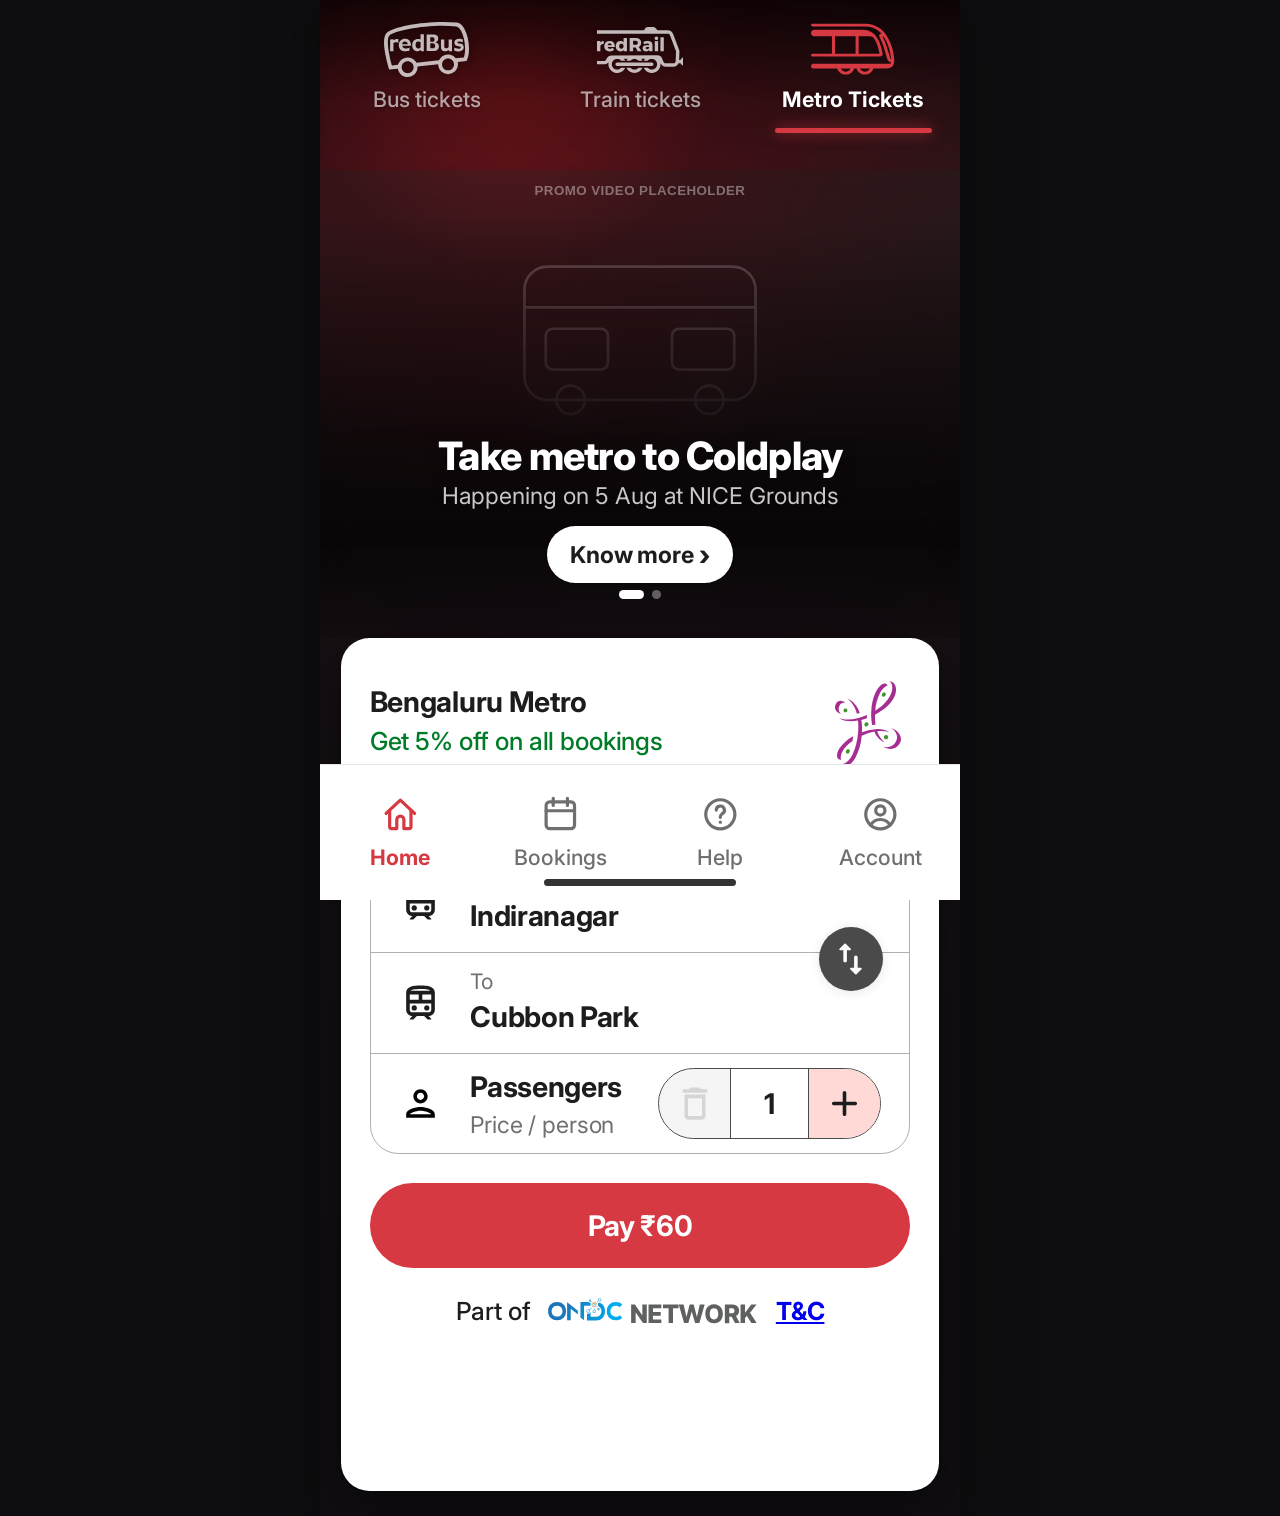
<file: metro-home.html>
<!doctype html>
<html lang="en">
<head>
<meta charset="UTF-8" />
<meta name="viewport" content="width=device-width, initial-scale=1, viewport-fit=cover" />
<title>Bengaluru Metro — redBus</title>
<link rel="preconnect" href="https://fonts.googleapis.com" />
<link rel="preconnect" href="https://fonts.gstatic.com" crossorigin />
<link href="https://fonts.googleapis.com/css2?family=Inter:ital,opsz,wght@0,14..32,400..800&display=swap" rel="stylesheet" />
<link rel="stylesheet" href="css/tokens.css" />
<link rel="stylesheet" href="css/styles.css?v=3" />
<link rel="stylesheet" href="css/motion.css" />
</head>
<body>

<div class="app" id="app">

  <!-- Ambient mode: a heavily blurred, scaled copy of the current video frame,
       painted on the frame's own surface so the light shows through the gutters
       around the search sheet. -->
  <div class="ambient" aria-hidden="true">
    <canvas id="ambientCanvas" width="48" height="27"></canvas>
  </div>

  <!-- ============ HERO : video + translucent nav + Apple-TV style gradient/text ============ -->
  <section class="hero" id="hero">

    <div class="hero__media">
      <video class="hero__video" id="heroVideo" autoplay muted loop playsinline preload="auto" poster="assets/hero-poster.svg">
        <source src="assets/hero-video.mp4" type="video/mp4" />
      </video>
      <div class="hero__ambient" aria-hidden="true"></div>
      <div class="hero__vibrancy" aria-hidden="true"></div>
    </div>

    <!-- floating translucent top nav, overlaid on the video -->
    <header class="topnav" id="topnav">
      <div class="topnav__scrim" aria-hidden="true"></div>
      <nav class="topnav__tabs" role="tablist" aria-label="Travel modes">
        <button class="tab" role="tab" aria-selected="false" data-tab="bus">
          <span class="tab__logo"><img src="assets/logos/redbus.svg" alt="" width="48" height="31" /></span>
          <span class="tab__label">Bus tickets</span>
        </button>
        <button class="tab" role="tab" aria-selected="false" data-tab="rail">
          <span class="tab__logo"><img src="assets/logos/rail.svg" alt="" width="48" height="26" /></span>
          <span class="tab__label">Train tickets</span>
        </button>
        <button class="tab tab--active" role="tab" aria-selected="true" data-tab="metro">
          <span class="tab__logo"><img src="assets/logos/metro-mark.svg" alt="" width="49" height="32" /></span>
          <span class="tab__label">Metro Tickets</span>
          <span class="tab__indicator" aria-hidden="true"></span>
        </button>
      </nav>
    </header>

    <!-- Apple-TV style gradient scrim + overlay copy, bottom of hero.
         The track is a draggable 3-panel window (prev/current/next) —
         grab and swipe it like any native carousel; js/app.js owns the
         panel content, drag physics and auto-advance. -->
    <div class="hero__overlay" id="heroOverlay">
      <div class="hero__track" id="heroTrack">
        <div class="hero__track__row" id="heroTrackRow">
          <div class="hero__slide"><h1 class="hero__title"></h1><p class="hero__subtitle"></p></div>
          <div class="hero__slide"><h1 class="hero__title"></h1><p class="hero__subtitle"></p></div>
          <div class="hero__slide"><h1 class="hero__title"></h1><p class="hero__subtitle"></p></div>
        </div>
      </div>
      <a class="hero__cta" href="events-home.html">Know more <span class="hero__cta-arrow" aria-hidden="true">›</span></a>

      <div class="hero__dots" aria-hidden="true"></div>
    </div>
  </section>

  <!-- ============ SEARCH SHEET ============ -->
  <main class="sheet">

    <div class="sheet__heading">
      <div class="heading__text">
        <h2 class="heading__title">Bengaluru Metro</h2>
        <p class="heading__subtitle">Get 5% off on all bookings</p>
      </div>
      <img class="heading__mark" src="assets/logos/namma-metro.svg" alt="Namma Metro" width="48" height="48" />
    </div>

    <button class="link-btn" id="changeCity" type="button">Change city</button>

    <div class="search-card">
      <div class="field-group">

        <div class="field" data-field="from">
          <span class="field__icon"><img src="assets/icons/train.svg" alt="" width="24" height="24" /></span>
          <span class="field__labels">
            <span class="field__caption">From</span>
            <span class="field__value" id="fromValue">Indiranagar</span>
          </span>
        </div>

        <div class="divider"></div>

        <div class="field" data-field="to">
          <span class="field__icon"><img src="assets/icons/train.svg" alt="" width="24" height="24" /></span>
          <span class="field__labels">
            <span class="field__caption">To</span>
            <span class="field__value" id="toValue">Cubbon Park</span>
          </span>
        </div>

        <button class="swap-btn" id="swapBtn" type="button" aria-label="Swap from and to">
          <img src="assets/icons/swap_vert.svg" alt="" width="24" height="24" />
        </button>

        <div class="divider"></div>

        <div class="field field--passengers">
          <span class="field__icon field__icon--person">
            <img src="assets/icons/person.svg" alt="" width="24" height="24" />
          </span>
          <span class="field__labels">
            <span class="field__title">Passengers</span>
            <span class="field__caption2">Price / person</span>
          </span>

          <div class="counter" id="counter">
            <button class="counter__btn counter__btn--minus" id="counterMinus" type="button" aria-label="Remove passenger">
              <img src="assets/icons/delete.svg" alt="" width="24" height="24" />
            </button>
            <span class="counter__value" id="counterValue">1</span>
            <button class="counter__btn counter__btn--plus" id="counterPlus" type="button" aria-label="Add passenger">
              <img src="assets/icons/add.svg" alt="" width="24" height="24" />
            </button>
          </div>
        </div>
      </div>
    </div>

    <button class="pay-btn" id="payBtn" type="button">
      <span class="pay-btn__label">Pay ₹<span id="payAmount">60</span></span>
    </button>

    <div class="partner-row">
      <span class="partner-row__text">Part of</span>
      <img class="partner-row__mark" src="assets/logos/ondc-network.svg" alt="ONDC Network" width="126" height="15" />
      <a class="partner-row__tc" href="#" id="tcLink">T&amp;C</a>
    </div>
  </main>

  <!-- ============ BOTTOM NAVIGATION ============ -->
  <nav class="bottomnav" aria-label="Primary">
    <button class="bnav-item bnav-item--active" data-nav="home" type="button">
      <svg class="bnav-icon" viewBox="0 0 24 24" width="24" height="24" fill="none" aria-hidden="true"><path d="M4 11.5 12 4l8 7.5" stroke="currentColor" stroke-width="1.8" stroke-linecap="round" stroke-linejoin="round"/><path d="M6 10v9a1 1 0 0 0 1 1h3v-5a2 2 0 1 1 4 0v5h3a1 1 0 0 0 1-1v-9" stroke="currentColor" stroke-width="1.8" stroke-linecap="round" stroke-linejoin="round"/></svg>
      <span class="bnav-label">Home</span>
    </button>
    <button class="bnav-item" data-nav="bookings" type="button">
      <svg class="bnav-icon" viewBox="0 0 24 24" width="24" height="24" fill="none" aria-hidden="true"><rect x="4" y="5" width="16" height="15" rx="2" stroke="currentColor" stroke-width="1.8"/><path d="M8 3v4M16 3v4M4 10h16" stroke="currentColor" stroke-width="1.8" stroke-linecap="round"/></svg>
      <span class="bnav-label">Bookings</span>
    </button>
    <button class="bnav-item" data-nav="help" type="button">
      <svg class="bnav-icon" viewBox="0 0 24 24" width="24" height="24" fill="none" aria-hidden="true"><circle cx="12" cy="12" r="8.2" stroke="currentColor" stroke-width="1.8"/><path d="M9.7 9.6a2.3 2.3 0 1 1 3.3 2.1c-.9.5-1 1-1 2" stroke="currentColor" stroke-width="1.8" stroke-linecap="round"/><circle cx="12" cy="16.4" r="0.9" fill="currentColor"/></svg>
      <span class="bnav-label">Help</span>
    </button>
    <button class="bnav-item" data-nav="account" type="button">
      <svg class="bnav-icon" viewBox="0 0 24 24" width="24" height="24" fill="none" aria-hidden="true"><circle cx="12" cy="12" r="8.2" stroke="currentColor" stroke-width="1.8"/><circle cx="12" cy="9.8" r="2.6" stroke="currentColor" stroke-width="1.8"/><path d="M6.6 18.2c1-2.2 3-3.3 5.4-3.3s4.4 1.1 5.4 3.3" stroke="currentColor" stroke-width="1.8" stroke-linecap="round"/></svg>
      <span class="bnav-label">Account</span>
    </button>
    <div class="bnav-handle" aria-hidden="true"></div>
  </nav>

</div>

<script src="js/app.js?v=10"></script>
</body>
</html>
</file>
<file: css/tokens.css>
/*
  Scaling system
  --------------
  The design is authored at a 360px reference frame (the Figma frame width).
  Every dimension below is expressed as N * --vu, where --vu is 1 Figma-px
  mapped to the live viewport. This makes the whole page scale uniformly
  on any screen — no breakpoints, no reflow — instead of "responsive"
  rearrangement. Scaling freezes past 640px so the layout doesn't balloon
  into an oversized mobile card on desktop; the ambient wash fills the rest.
*/
:root{
  --frame: 360;
  --vu: calc(min(100vw, 640px) / var(--frame));

  /* spacing scale (Figma spacing tokens) */
  --sp-0: 0px;
  --sp-4:  calc(var(--vu) * 4);
  --sp-8:  calc(var(--vu) * 8);
  --sp-10: calc(var(--vu) * 10);
  --sp-12: calc(var(--vu) * 12);
  --sp-16: calc(var(--vu) * 16);
  --sp-24: calc(var(--vu) * 24);

  /* radii */
  --r-12: calc(var(--vu) * 12);
  --r-16: calc(var(--vu) * 16);
  --r-pill: 9999px;

  /* type scale (size / line-height / tracking), all in vu */
  --fs-12: calc(var(--vu) * 12);
  --lh-16: calc(var(--vu) * 16);

  --fs-13: calc(var(--vu) * 13);
  --lh-18: calc(var(--vu) * 18);

  --fs-14: calc(var(--vu) * 14);
  --lh-20: calc(var(--vu) * 20);

  --fs-16: calc(var(--vu) * 16);
  --lh-24: calc(var(--vu) * 24);

  --fs-18: calc(var(--vu) * 18);
  --fs-22: calc(var(--vu) * 22);
  --lh-26: calc(var(--vu) * 26);

  --ls-tight:   calc(var(--vu) * -0.18);
  --ls-medium:  calc(var(--vu) * -0.08);
  --ls-heading: calc(var(--vu) * -0.4);

  /* color tokens, lifted verbatim from the Figma file */
  --c-bg-inverse: #303030;
  --c-bg-component: #ffffff;
  --c-text-primary: #1d1d1d;
  --c-text-secondary: #6f6f6f;
  --c-text-inverse: #fcfcfc;
  --c-text-success: #007b28;
  --c-success-strong: #008531;
  --c-primary: #d63941;
  --c-primary-container: #fed9d5;
  --c-border-subtle: #b0b0b0;
  --c-border-divider: #e5e5e5;
  --c-outline: #4a4a4a;
  --c-outline-disabled: #e5e5e5;
  --c-link: #0000ee;

  --shadow-elevation-2: 0 calc(var(--vu) * 1) calc(var(--vu) * 12) rgba(29,29,29,0.16);

  /* ambient mode — js/app.js samples the playing video and drives these */
  --amb-top: 58, 24, 28;
  --amb-mid: 36, 16, 20;
  --amb-bottom: 20, 12, 16;

  --ease-standard: cubic-bezier(0.22, 1, 0.36, 1);
}

@media (max-width: 359px){
  /* below the smallest realistic phone width, stop shrinking type past legibility */
  :root{ --vu: calc(max(100vw, 320px) / var(--frame)); }
}
</file>
<file: css/start.css>
/* =========================================================
   Prototype entry screen — picks between the bus flow and the
   metro flow. Not part of the Figma spec; a plain, on-brand
   router page so GitHub Pages has somewhere sensible to land.
   ========================================================= */
:root{ color-scheme: light; }
html, body{ margin: 0; }
body{
  font-family: 'Inter', -apple-system, BlinkMacSystemFont, 'Segoe UI', sans-serif;
  background: linear-gradient(180deg, #fdecec 0%, #f4f3fb 55%, #eef0fb 100%);
  min-height: 100vh;
}

.start{
  min-height: 100vh;
  display: flex;
  flex-direction: column;
  align-items: center;
  justify-content: center;
  gap: calc(var(--vu) * 8);
  padding: calc(var(--vu) * 32) calc(var(--vu) * 24);
  text-align: center;
}

.start__logo{ height: calc(var(--vu) * 48); width: auto; margin-bottom: calc(var(--vu) * 8); }

.start__title{
  margin: 0;
  font-size: calc(var(--vu) * 24);
  line-height: calc(var(--vu) * 30);
  font-weight: 700;
  letter-spacing: var(--ls-tight);
  color: var(--c-text-primary);
}
.start__subtitle{
  margin: 0 0 calc(var(--vu) * 16);
  font-size: var(--fs-14);
  line-height: var(--lh-20);
  color: var(--c-text-secondary);
}

.start__ctas{
  display: flex;
  flex-direction: column;
  gap: calc(var(--vu) * 12);
  width: 100%;
  max-width: calc(var(--vu) * 328);
}

.start__cta{
  position: relative;
  display: flex;
  flex-direction: column;
  align-items: flex-start;
  gap: calc(var(--vu) * 2);
  padding: calc(var(--vu) * 16) calc(var(--vu) * 44) calc(var(--vu) * 16) calc(var(--vu) * 20);
  border-radius: var(--r-16);
  text-align: left;
  text-decoration: none;
  color: #fff;
  box-shadow: 0 calc(var(--vu)*8) calc(var(--vu)*20) rgba(0,0,0,0.18);
  transition: transform 120ms var(--ease-standard);
}
.start__cta:active{ transform: scale(0.97); }

.start__cta--bus{ background: linear-gradient(135deg, #d63941, #8f1f26); }
.start__cta--metro{ background: linear-gradient(135deg, #303030, #14387a); }

.start__cta-label{
  font-size: var(--fs-18);
  font-weight: 700;
  letter-spacing: var(--ls-tight);
}
.start__cta-sub{
  font-size: var(--fs-13);
  line-height: var(--lh-18);
  color: rgba(255,255,255,0.82);
}
.start__cta-arrow{
  position: absolute;
  top: 50%; right: calc(var(--vu) * 16);
  transform: translateY(-50%);
  font-size: calc(var(--vu) * 24);
  line-height: 1;
  color: rgba(255,255,255,0.7);
}
</file>
<file: css/styles.css>
*, *::before, *::after{ box-sizing: border-box; }
html, body{ margin:0; padding:0; }

body{
  font-family: "Inter", -apple-system, BlinkMacSystemFont, "SF Pro Text", system-ui, sans-serif;
  background: #0e0e10;
  color: var(--c-text-primary);
  -webkit-font-smoothing: antialiased;
  min-height: 100vh;
  overflow-x: hidden;
}

img{ display:block; max-width: none; }
button{ font-family: inherit; border: none; background: none; padding: 0; cursor: pointer; -webkit-tap-highlight-color: transparent; }
a{ color: inherit; }

.app{
  position: relative;
  width: min(100vw, 640px);
  margin: 0 auto;
  background: #101014;
  min-height: 100vh;
  overflow: hidden;
  box-shadow: 0 0 calc(var(--vu)*30) rgba(0,0,0,0.5);
}

/* ---------- ambient mode: blurred video frame + colour wash, inside the frame ---------- */
.ambient{
  position: absolute;
  inset: 0;
  z-index: 0;
  overflow: hidden;
  pointer-events: none;
}

.ambient canvas{
  position: absolute;
  top: -25%; left: -20%;
  width: 140%; height: 150%;
  filter: blur(calc(var(--vu) * 22)) saturate(240%) brightness(1.15);
  transform: translateZ(0);
}

/* colour wash sampled from the video — ties the frame's surface to what's playing.
   The tint has to carry all the way to the bottom edge: if the glow fades out
   partway and the layer collapses to a flat near-opaque dark, the transition
   reads as a hard black rectangle in the gutter. So the radial reaches deep and
   the linear only ever holds a light, translucent ambient tint — never a flat cut. */
.ambient::after{
  content: "";
  position: absolute;
  inset: 0;
  background:
    radial-gradient(150% 90% at 50% 0%, rgba(var(--amb-top), 0.42) 0%, rgba(var(--amb-mid), 0.26) 50%, rgba(var(--amb-bottom), 0.14) 100%),
    linear-gradient(180deg, rgba(var(--amb-mid), 0.14) 0%, rgba(var(--amb-bottom), 0.18) 60%, rgba(var(--amb-bottom), 0.22) 100%);
}

/* =========================================================
   HERO — video canvas + translucent nav + Apple-TV overlay
   ========================================================= */
.hero{
  position: relative;
  z-index: 1;
  width: 100%;
  height: calc(var(--vu) * 359);
  /* transparent, not a solid dark fill: the video's bottom is masked to
     transparent so the ambient glow behind the hero (same footage, blurred)
     shows through and the video dissolves into it instead of ending on a
     hard dark block. */
  background: transparent;
  overflow: hidden;
  isolation: isolate;
}

.hero__media{ position:absolute; inset:0; }

.hero__video{
  position:absolute; inset:0;
  width:100%; height:100%;
  object-fit: cover;
  background: transparent;
  opacity: 0;
  animation: heroReveal 900ms var(--ease-standard) 120ms forwards;
  /* dissolve the lower third into the ambient behind it */
  -webkit-mask-image: linear-gradient(180deg, #000 66%, rgba(0,0,0,0.35) 88%, transparent 100%);
  mask-image: linear-gradient(180deg, #000 66%, rgba(0,0,0,0.35) 88%, transparent 100%);
  /* no CSS transition here on purpose — the slider (js/app.js) drives this
     opacity every animation frame (drag tracking + spring settle), and a
     CSS transition would lag a step behind hands-on input */
}

/* vignette for status-bar / nav / hero-text legibility. Top and mid only —
   the bottom stays transparent so the dissolved video + ambient glow carry
   straight into the sheet's gutters with no dark cap. */
.hero__ambient{
  position:absolute; inset:0;
  background:
    linear-gradient(180deg,
      rgba(0,0,0,0.60) 0%,
      rgba(0,0,0,0.10) 16%,
      rgba(0,0,0,0) 34%,
      rgba(0,0,0,0.28) 54%,
      rgba(0,0,0,0.48) 67%,
      rgba(0,0,0,0.58) 85%,
      rgba(0,0,0,0.32) 94%,
      rgba(0,0,0,0) 100%);
  pointer-events: none;
}

/* Apple-style material vibrancy: the lower half of the footage is softly
   blurred so overlay copy stays legible over any frame, while the top of the
   hero stays crisp. */
.hero__vibrancy{
  position:absolute; inset:0;
  -webkit-backdrop-filter: blur(calc(var(--vu) * 9)) saturate(135%);
  backdrop-filter: blur(calc(var(--vu) * 9)) saturate(135%);
  -webkit-mask-image: linear-gradient(180deg, transparent 44%, rgba(0,0,0,0.55) 64%, #000 86%);
  mask-image: linear-gradient(180deg, transparent 44%, rgba(0,0,0,0.55) 64%, #000 86%);
  pointer-events: none;
}

/* -------- floating translucent top nav (Apple TV / Netflix chip treatment) -------- */
.topnav{
  position:absolute;
  top:0; left:0; right:0;
  z-index: 3;
  padding-top: calc(var(--vu) * 8);
}

.topnav__scrim{
  position:absolute;
  top:0; left:0; right:0;
  height: calc(var(--vu) * 96);
  background: linear-gradient(180deg, rgba(0,0,0,0.45) 0%, rgba(0,0,0,0) 100%);
  -webkit-backdrop-filter: blur(calc(var(--vu)*1.4)) saturate(140%);
  backdrop-filter: blur(calc(var(--vu)*1.4)) saturate(140%);
  pointer-events: none;
}

.topnav__tabs{
  position: relative;
  display:flex;
  align-items: flex-start;
  justify-content: space-between;
  padding: 0 var(--sp-16) 0 var(--sp-16);
}

.tab{
  position: relative;
  display:flex;
  flex-direction: column;
  align-items:center;
  width: calc(var(--vu) * 88);
  border-radius: var(--r-12);
  transition: transform 120ms var(--ease-standard);
}
.tab:active{ transform: scale(0.95); }

.tab__logo{
  display:flex; align-items:center; justify-content:center;
  height: calc(var(--vu) * 40);
  filter: brightness(0) invert(1) drop-shadow(0 1px 3px rgba(0,0,0,0.35));
  opacity: 0.72;
  transition: opacity 200ms var(--ease-standard), filter 200ms var(--ease-standard);
}
/* Figma fixes these at their own natural size (48px wide, height following
   each logo's real aspect ratio) and just vertically centers them in the
   40px row — stretching to fill that row's height (the old height:100%)
   is what made every logo render larger than spec. */
.tab__logo img{ width: calc(var(--vu) * 48); height: auto; }

.tab--active .tab__logo{ filter: none; opacity: 1; }

.tab__label{
  font-size: var(--fs-12);
  line-height: var(--lh-16);
  font-weight: 500;
  color: rgba(255,255,255,0.62);
  text-shadow: 0 1px 4px rgba(0,0,0,0.35);
  white-space: nowrap;
  transition: color 200ms var(--ease-standard);
}

.tab--active .tab__label{
  font-weight: 700;
  color: #ffffff;
}

.tab__indicator{
  margin-top: var(--sp-8);
  width: 100%;
  height: calc(var(--vu) * 3);
  border-radius: calc(var(--vu) * 2);
  background: var(--c-primary);
  box-shadow: 0 0 calc(var(--vu)*8) rgba(214,57,65,0.7);
}

/* -------- hero overlay copy (Apple TV hero-card treatment) -------- */
.hero__overlay{
  position:absolute;
  left: 0;
  right: 0;
  bottom: calc(var(--vu) * 22);
  padding: 0 var(--sp-24);
  z-index: 2;
  display:flex;
  flex-direction:column;
  align-items:center;
  text-align:center;
  gap: calc(var(--vu)*4);
  opacity: 0;
  animation: heroCopyIn 700ms var(--ease-standard) 320ms forwards;
}

/* -------- draggable slide track: prev/current/next, grabbed 1:1 -------- */
.hero__track{
  position: relative;
  width: 100%;
  overflow: hidden;
  cursor: grab;
  touch-action: pan-y;
  -webkit-user-select: none;
  user-select: none;
}
.hero__track:active{ cursor: grabbing; }
.hero__track__row{
  display: flex;
  width: 300%;
  will-change: transform;
}
.hero__slide{
  flex: 0 0 calc(100% / 3);
  width: calc(100% / 3);
  min-width: 0;
  display: flex;
  flex-direction: column;
  align-items: center;
  text-align: center;
}

.hero__title{
  margin: 0;
  font-size: var(--fs-22);
  line-height: calc(var(--vu)*27);
  font-weight: 800;
  letter-spacing: var(--ls-heading);
  color: #fff;
  text-shadow: 0 2px 16px rgba(0,0,0,0.45);
}

.hero__subtitle{
  margin:0;
  font-size: var(--fs-13);
  line-height: var(--lh-18);
  color: rgba(255,255,255,0.78);
  text-shadow: 0 1px 8px rgba(0,0,0,0.4);
}

/* Figma's DroidButton "Tonal Inverse" chip — white pill, dark bold label,
   soft elevation-1 shadow. Scaled down from its 40px "Regular" spec (77×40,
   16px h-padding) to a compact 32px chip: same look, lighter footprint. */
.hero__cta{
  display:flex; align-items:center; gap: calc(var(--vu)*3);
  margin-top: calc(var(--vu)*4);
  height: calc(var(--vu)*32);
  padding: 0 calc(var(--vu)*13);
  border-radius: var(--r-pill);
  background: #fff;
  box-shadow: 0 1px 2px rgba(0,0,0,0.24), 0 1px 3px rgba(0,0,0,0.12);
  font-size: var(--fs-13);
  font-weight: 700;
  letter-spacing: var(--ls-medium);
  color: var(--c-text-primary);
  text-decoration: none;
  transition: transform 120ms var(--ease-standard), box-shadow 120ms var(--ease-standard);
}
.hero__cta:active{
  transform: scale(0.96);
  box-shadow: 0 1px 1px rgba(0,0,0,0.2);
}
.hero__cta-arrow{
  font-size: var(--fs-16);
  font-weight: 700;
  line-height: 1;
  transform: translateY(0.5px);
}

.hero__dots{
  display:flex; gap: calc(var(--vu)*5);
}
.dot{
  width: calc(var(--vu)*5); height: calc(var(--vu)*5);
  border-radius: 50%;
  background: rgba(255,255,255,0.35);
}
.dot--active{ background: #fff; width: calc(var(--vu)*14); border-radius: calc(var(--vu)*3); transition: width 240ms var(--ease-standard); }

/* =========================================================
   SEARCH SHEET
   ========================================================= */
.sheet{
  position: relative;
  background: var(--c-bg-component);
  border-radius: var(--r-16);
  /* top margin 0 (no overlap into the hero): the old -14 overlap put the
     card's top corners over the hero's dark bottom, and in the side gutters
     that showed as a hard black band above the bright ambient. Sitting flush
     at the hero bottom lets the ambient meet the card's top edge cleanly. */
  margin: 0 calc(var(--vu) * 12) calc(var(--vu) * 14);
  z-index: 4;
  padding-bottom: calc(var(--sp-16) + var(--nav-height, 84px));
  box-shadow:
    0 calc(var(--vu)*10) calc(var(--vu)*30) rgba(0,0,0,0.45),
    0 calc(var(--vu)*1) calc(var(--vu)*3) rgba(0,0,0,0.25);
}

.sheet__heading{
  position: relative;
  display:flex;
  align-items:flex-start;
  padding: var(--sp-24) var(--sp-16) 0 var(--sp-16);
}

.heading__title{
  margin:0;
  font-size: var(--fs-16);
  line-height: var(--lh-24);
  font-weight: 700;
  letter-spacing: var(--ls-tight);
  color: var(--c-text-primary);
}
.heading__subtitle{
  margin: 0;
  font-size: var(--fs-14);
  line-height: var(--lh-20);
  font-weight: 500;
  letter-spacing: var(--ls-medium);
  color: var(--c-text-success);
}
.heading__mark{
  position:absolute;
  right: var(--sp-16);
  top: var(--sp-24);
  width: calc(var(--vu)*48);
  height: calc(var(--vu)*48);
  object-fit: contain;
  opacity: 0.94;
}

.link-btn{
  display:block;
  margin: var(--sp-16) var(--sp-16) 0 var(--sp-16);
  font-size: var(--fs-14);
  line-height: var(--lh-20);
  font-weight: 700;
  letter-spacing: var(--ls-medium);
  color: var(--c-text-primary);
  text-decoration: underline;
  text-underline-offset: calc(var(--vu)*3);
  transition: opacity 120ms;
}
.link-btn:active{ opacity: 0.55; }

.search-card{
  margin: var(--sp-16);
  border: 1px solid var(--c-border-subtle);
  border-radius: var(--r-16);
  background: var(--c-bg-component);
  overflow: visible;
  position: relative;
}

.field-group{ display:flex; flex-direction: column; }

/* Figma sets these rows to a hard 56px height — the two stacked text lines
   (12px caption + 16px value) vertically center inside it via flex, they
   don't grow it. Sizing the row from padding+content instead (72px) is
   what made this whole card read oversized. */
.field{
  position: relative;
  display:flex;
  align-items:center;
  height: calc(var(--vu)*56);
  overflow: hidden;
  gap: var(--sp-16);
  padding: 0 var(--sp-24) 0 var(--sp-16);
}

.field__icon img{ width: calc(var(--vu)*24); height: calc(var(--vu)*24); }
.field__icon--person img{ filter: none; }

.field__labels{ display:flex; flex-direction:column; flex: 1; min-width: 0; }
.field__caption{
  font-size: var(--fs-12); line-height: var(--lh-16); color: var(--c-text-secondary);
}
.field__value{
  font-size: var(--fs-16); line-height: var(--lh-24); font-weight: 700;
  letter-spacing: var(--ls-tight); color: var(--c-text-primary);
  transition: opacity 160ms var(--ease-standard), transform 160ms var(--ease-standard);
}

/* same px-16/gap-16/height-56 rhythm as the From/To rows above (so the icon
   column lines up and the card doesn't grow) — only the counter itself is
   narrowed to absorb the width the gutter inset takes away. */
.field--passengers{ height: calc(var(--vu)*56); overflow: hidden; padding: 0 var(--sp-16); gap: var(--sp-16); }
.field__title{ font-size: var(--fs-16); line-height: var(--lh-24); font-weight: 700; letter-spacing: var(--ls-tight); color: var(--c-text-primary); white-space: nowrap; }
.field__caption2{ font-size: var(--fs-13); line-height: var(--lh-18); color: var(--c-text-secondary); letter-spacing: var(--ls-medium); white-space: nowrap; }

.divider{ height: 1px; background: var(--c-border-subtle); }

.swap-btn{
  position:absolute;
  right: calc(var(--vu)*15);
  top: calc(var(--vu)*42);
  width: calc(var(--vu)*36); height: calc(var(--vu)*36);
  border-radius: var(--r-pill);
  background: var(--c-outline);
  box-shadow: 0 calc(var(--vu)*1) calc(var(--vu)*6) rgba(29,29,29,0.1);
  display:flex; align-items:center; justify-content:center;
  z-index: 2;
  transition: transform 380ms var(--ease-standard);
}
.swap-btn:active{ transform: scale(0.9); }
.swap-btn img{ width: calc(var(--vu)*24); height: calc(var(--vu)*24); }

.counter{
  display:flex; align-items:center;
  border: 1px solid var(--c-outline);
  border-radius: var(--r-pill);
  overflow:hidden;
  height: calc(var(--vu)*40);
}
.counter__btn{
  width: calc(var(--vu)*40); height: 100%;
  display:flex; align-items:center; justify-content:center;
  transition: filter 120ms;
}
.counter__btn--minus{ background: var(--c-outline-disabled); }
.counter__btn--plus{ background: var(--c-primary-container); }
.counter__btn img{ width: calc(var(--vu)*24); height: calc(var(--vu)*24); }
.counter__btn:active{ filter: brightness(0.92); }
.counter__btn:disabled{ opacity: 0.4; pointer-events: none; }

.counter__value{
  width: calc(var(--vu)*44);
  text-align:center;
  font-size: var(--fs-16); font-weight: 700; letter-spacing: var(--ls-tight);
  color: var(--c-text-primary);
  border-left: 1px solid var(--c-outline);
  border-right: 1px solid var(--c-outline);
  height: 100%;
  display:flex; align-items:center; justify-content:center;
  background: #fff;
}

.pay-btn{
  display:flex; align-items:center; justify-content:center;
  width: calc(100% - var(--sp-16) * 2);
  margin: var(--sp-16) var(--sp-16) 0 var(--sp-16);
  height: calc(var(--vu)*48);
  border-radius: var(--r-pill);
  background: var(--c-primary);
  transition: transform 120ms var(--ease-standard);
}
.pay-btn:active{ transform: scale(0.97); }
.pay-btn__label{ color:#fff; font-size: var(--fs-16); font-weight: 700; letter-spacing: var(--ls-tight); }

.partner-row{
  display:flex; align-items:center; justify-content:center; gap: calc(var(--vu)*6);
  padding: var(--sp-16) 0 0 0;
}
.partner-row__text{ font-size: var(--fs-14); font-weight: 500; letter-spacing: var(--ls-medium); color: var(--c-text-primary); }
.partner-row__mark{ height: calc(var(--vu)*15); width:auto; }
.partner-row__tc{ font-size: var(--fs-14); font-weight: 700; letter-spacing: var(--ls-medium); color: var(--c-link); text-decoration: underline; text-underline-offset: 2px; }

/* =========================================================
   BOTTOM NAVIGATION
   ========================================================= */
.bottomnav{
  position: fixed;
  left: 50%;
  bottom: 0;
  transform: translateX(-50%);
  width: min(100vw, 640px);
  z-index: 20;
  display:flex;
  border-top: 1px solid var(--c-border-divider);
  background: var(--c-bg-component);
  padding-top: var(--sp-8);
  padding-bottom: calc(var(--vu)*8 + env(safe-area-inset-bottom));
}

.bnav-item{
  flex: 1;
  display:flex; flex-direction:column; align-items:center; justify-content:center;
  gap: var(--sp-4);
  padding: var(--sp-8) 0;
  color: var(--c-text-secondary);
  transition: transform 140ms var(--ease-standard), color 160ms var(--ease-standard);
}
.bnav-item:active{ transform: scale(0.92); }
.bnav-item--active{ color: var(--c-primary); }
.bnav-icon{ width: calc(var(--vu)*24); height: calc(var(--vu)*24); }
.bnav-label{ font-size: var(--fs-12); line-height: var(--lh-16); font-weight: 500; }
.bnav-item--active .bnav-label{ font-weight: 700; }

.bnav-handle{
  position:absolute;
  left:50%; bottom: calc(var(--vu)*8);
  transform: translateX(-50%);
  width: calc(var(--vu)*108); height: calc(var(--vu)*4);
  border-radius: var(--r-pill);
  background: var(--c-text-primary);
  opacity: 0.9;
}

@keyframes heroReveal{ from{ opacity:0; transform: scale(1.04); } to{ opacity:1; transform: scale(1); } }
@keyframes heroCopyIn{ from{ opacity:0; transform: translateY(calc(var(--vu)*10)); } to{ opacity:1; transform: translateY(0); } }
</file>
<file: css/motion.css>
/* Spring-driven states toggled by js/app.js (transform only — compositor friendly) */

.is-swapping .field__value{ transition: none; }

.counter__value.is-popping{
  animation: counterPop 260ms var(--ease-standard);
}
@keyframes counterPop{
  0%{ transform: scale(1); }
  40%{ transform: scale(1.18); }
  100%{ transform: scale(1); }
}

.swap-btn.is-spinning{ animation: swapSpin 420ms var(--ease-standard); }
@keyframes swapSpin{
  from{ transform: rotate(0deg); }
  to{ transform: rotate(180deg); }
}

/* ---------- accessibility: motion, transparency, contrast ---------- */
@media (prefers-reduced-motion: reduce){
  .hero__video, .hero__overlay, .tab, .tab__logo, .link-btn, .swap-btn, .pay-btn,
  .bnav-item, .counter__btn, .counter__value, .dot--active{
    animation: none !important;
    transition: opacity 200ms ease !important;
    transform: none !important;
  }
  .hero__video{ opacity: 1; }
  .hero__overlay{ opacity: 1; }
  /* ambient sampling is skipped in js — keep the static wash, hide the empty canvas */
  .ambient canvas{ display: none; }
}

@media (prefers-reduced-transparency: reduce){
  .topnav__scrim{
    background: rgba(10,10,11,0.92);
    -webkit-backdrop-filter: none;
    backdrop-filter: none;
  }
  .hero__tag{
    background: rgba(10,10,11,0.85);
    -webkit-backdrop-filter: none;
    backdrop-filter: none;
  }
  .hero__vibrancy{
    -webkit-backdrop-filter: none;
    backdrop-filter: none;
    background: linear-gradient(180deg, transparent 44%, rgba(0,0,0,0.55) 72%, rgba(0,0,0,0.85) 100%);
    -webkit-mask-image: none;
    mask-image: none;
  }
}

@media (prefers-contrast: more){
  .tab__label{ color: #fff; text-shadow: none; }
  .hero__tag{ background: #000; border-color: #fff; }
}
</file>
<file: css/ticket.css>
/* =========================================================
   Ticket details page ("Metro Buddy") — Figma node 28:6851
   Reuses .app / .ambient / .hero / .sheet from styles.css verbatim;
   everything below is specific to this page only.
   ========================================================= */

/* -------- translucent ticket header, overlaid on the video -------- */
.ticket-topbar{
  position: absolute;
  top: 0; left: 0; right: 0;
  z-index: 3;
  display: flex;
  align-items: center;
  gap: var(--sp-4);
  padding: var(--sp-8) var(--sp-4);
}

.ticket-topbar__scrim{
  position: absolute;
  inset: 0;
  background: linear-gradient(180deg, rgba(0,0,0,0.55) 0%, rgba(0,0,0,0.1) 75%, rgba(0,0,0,0) 100%);
  -webkit-backdrop-filter: blur(calc(var(--vu)*1.2));
  backdrop-filter: blur(calc(var(--vu)*1.2));
  pointer-events: none;
}

.ticket-topbar__icon{
  position: relative;
  z-index: 1;
  display: flex; align-items:center; justify-content:center;
  width: calc(var(--vu)*48); height: calc(var(--vu)*48);
  flex-shrink: 0;
  border-radius: 50%;
  transition: transform 120ms var(--ease-standard), background 120ms;
}
.ticket-topbar__icon svg{ filter: drop-shadow(0 1px 3px rgba(0,0,0,0.4)); }
.ticket-topbar__icon:active{ transform: scale(0.9); background: rgba(255,255,255,0.15); }

.ticket-topbar__text{
  position: relative;
  z-index: 1;
  flex: 1;
  min-width: 0;
  height: calc(var(--vu)*48);
  display: flex;
  flex-direction: column;
  justify-content: center;
  overflow: hidden;
}
.ticket-topbar__title{
  margin: 0;
  font-size: var(--fs-16);
  line-height: var(--lh-24);
  font-weight: 700;
  letter-spacing: var(--ls-tight);
  color: #fff;
  text-shadow: 0 1px 6px rgba(0,0,0,0.45);
  white-space: nowrap;
}
.ticket-topbar__subtitle{
  margin: 0;
  font-size: var(--fs-14);
  line-height: var(--lh-20);
  letter-spacing: var(--ls-medium);
  color: rgba(255,255,255,0.78);
  text-shadow: 0 1px 6px rgba(0,0,0,0.4);
  white-space: nowrap;
  overflow: hidden;
  text-overflow: ellipsis;
}

/* -------- tray: light grey backdrop so the ticket-stub notch (below)
   actually reads as a cut, rather than white-on-white -------- */
.tray{
  background: #f0eef1;
  padding-bottom: calc(var(--sp-24) + var(--nav-height, 0px));
}

/* -------- ticket card -------- */
/* no background on the card itself — the scallop cutout below needs the
   tray's grey to show through at that strip, so white lives on each
   section individually instead of one continuous fill behind everything */
/* -------- bottom-sheet drag handle (Figma node 33:18042, DroidBottomSheet) -------- */
.tray__handle{
  height: calc(var(--vu)*24);
  background: var(--c-bg-component);
  border-radius: var(--r-16) var(--r-16) 0 0;
  display: flex;
  align-items: center;
  justify-content: center;
}
.tray__handle span{
  width: calc(var(--vu)*36);
  height: calc(var(--vu)*4);
  border-radius: calc(var(--vu)*2);
  background: #c7c7c7;
}

.ticket-card{
  margin: var(--sp-8) var(--sp-16) 0;
  border-radius: var(--r-16);
  overflow: hidden;
  box-shadow: 0 calc(var(--vu)*4) calc(var(--vu)*5.5) rgba(29,29,29,0.19);
}

.ticket-card__route{
  position: relative;
  background: var(--c-primary);
  padding-top: var(--sp-16);
  display: flex;
  flex-direction: column;
}
.route-connector{
  position: absolute;
  left: calc(var(--vu)*18);
  top: calc(var(--vu)*32);
  height: calc(var(--vu)*32);
  width: 1px;
  background: rgba(255,255,255,0.4);
  transform: translateX(-50%);
}
.route-row{
  position: relative;
  min-height: calc(var(--vu)*32);
  display: flex;
  align-items: center;
  gap: calc(var(--vu)*8);
  padding: 0 var(--sp-16) 0 var(--sp-8);
}
.route-row:last-child{ padding-bottom: var(--sp-16); }
.route-row__dot{
  position: absolute;
  left: calc(var(--vu)*18);
  top: 50%;
  transform: translate(-50%, -50%);
  width: calc(var(--vu)*8); height: calc(var(--vu)*8);
  border-radius: 50%;
  background: #fff;
  z-index: 1;
}
.route-row__name{
  margin-left: calc(var(--vu)*20);
  font-size: var(--fs-22);
  line-height: calc(var(--vu)*28);
  font-weight: 700;
  letter-spacing: calc(var(--vu)*-0.4);
  color: var(--c-text-inverse);
}

.ticket-card__details{
  background: var(--c-bg-component);
  padding: var(--sp-16) 0;
  display: flex;
  flex-direction: column;
  gap: var(--sp-4);
}
.ticket-card__fare{
  background: var(--c-bg-component);
  padding-bottom: var(--sp-24);
  display: flex;
  flex-direction: column;
  gap: var(--sp-4);
}

.detail-row{
  display: flex;
  align-items: center;
  justify-content: space-between;
  padding: 0 var(--sp-16);
}
.detail-row__label{
  font-size: var(--fs-14);
  line-height: var(--lh-20);
  letter-spacing: var(--ls-medium);
  color: var(--c-text-secondary);
}
.detail-row__label--dark{ color: var(--c-text-primary); }
.detail-row__value{
  display: flex;
  align-items: center;
  gap: var(--sp-4);
  font-size: var(--fs-14);
  line-height: var(--lh-20);
  font-weight: 500;
  letter-spacing: var(--ls-medium);
  color: var(--c-text-primary);
}
.detail-row__value--success{ color: #007b2d; }
.detail-row--total .detail-row__label{ font-weight: 400; }
.detail-row__value--total{
  font-size: var(--fs-16);
  font-weight: 700;
  letter-spacing: var(--ls-tight);
}

.copy-btn{
  display: flex; align-items: center; justify-content: center;
  width: calc(var(--vu)*18); height: calc(var(--vu)*18);
  transition: opacity 120ms;
}
.copy-btn:active{ opacity: 0.5; }
.copy-btn.is-copied svg path{ stroke: var(--c-text-success); }
.copy-btn.is-copied svg rect{ stroke: var(--c-text-success); }

/* -------- ticket-stub scallop cutout -------- */
.ticket-card__scallop{
  position: relative;
  display: flex;
  flex-direction: column;
}
.scallop{ display:block; width:100%; height:auto; }
.scallop--bottom{ transform: scaleY(-1); }
.scallop__label{
  position: absolute;
  left: 50%;
  top: 0;
  transform: translate(-50%, -50%);
  display: flex;
  align-items: center;
  gap: var(--sp-10);
  white-space: nowrap;
  font-size: var(--fs-12);
  line-height: var(--lh-16);
  color: var(--c-text-secondary);
}
.scallop__divider{ display:block; width: calc(var(--vu)*42); height: 1px; }

/* -------- QR -------- */
.ticket-card__qr{
  background: var(--c-bg-component);
  display: flex;
  flex-direction: column;
  align-items: center;
  padding: var(--sp-16);
}
.qr-valid{
  margin: 0;
  font-size: var(--fs-14);
  line-height: var(--lh-20);
  font-weight: 700;
  letter-spacing: var(--ls-medium);
  color: #bd5500;
}
.qr-image{
  width: calc(var(--vu)*226);
  height: calc(var(--vu)*226);
  margin-top: var(--sp-16);
}

/* -------- footer note -------- */
.tray__note{
  margin: var(--sp-24) var(--sp-16) 0;
  display: flex;
  align-items: center;
  gap: var(--sp-8);
  font-size: var(--fs-14);
  font-weight: 500;
  letter-spacing: var(--ls-medium);
  color: var(--c-text-primary);
  white-space: nowrap;
}
.tray__note img{ width: calc(var(--vu)*24); height: calc(var(--vu)*24); flex-shrink:0; object-fit: contain; }

/* -------- CTA card -------- */
.tray__cta{ margin: var(--sp-24) var(--sp-16) 0; }
.cta-row{
  display: flex;
  align-items: center;
  gap: var(--sp-16);
  width: 100%;
  min-height: calc(var(--vu)*71);
  padding: var(--sp-8) var(--sp-16);
  border: 1px solid var(--c-border-divider);
  border-radius: var(--r-16);
  background: var(--c-bg-component);
  text-align: left;
  transition: transform 120ms var(--ease-standard), background 120ms;
}
.cta-row:active{ transform: scale(0.98); background: #fafafa; }
.cta-row__icon{ flex-shrink:0; }
.cta-row__text{ flex:1; min-width:0; display:flex; flex-direction:column; }
.cta-row__title{
  font-size: var(--fs-16);
  font-weight: 700;
  letter-spacing: var(--ls-tight);
  color: var(--c-text-primary);
  text-decoration: underline;
  text-underline-offset: 2px;
}
.cta-row__subtitle{
  font-size: var(--fs-14);
  line-height: var(--lh-20);
  letter-spacing: var(--ls-medium);
  color: var(--c-text-secondary);
}
.cta-row__chevron{ flex-shrink:0; }
</file>
<file: css/bus.css>
/* =========================================================
   Bus Buddy — Figma node 45:7276 (ticket/tray content) +
   the shared video hero component (index.html/metro-buddy.html)
   Reuses .app / .ambient / .hero / .sheet / .tray / .tray__handle /
   .ticket-topbar / .scallop verbatim; everything below is this
   page's own tabs strip + bus ticket card.
   ========================================================= */

/* -------- tabs -------- */
.bus-tabs{
  display: flex;
  gap: 0;
  overflow-x: auto;
  scrollbar-width: none;
  border-bottom: 1px solid var(--c-border-divider);
  background: var(--c-bg-component);
}
.bus-tabs::-webkit-scrollbar{ display: none; }
.bus-tab{
  flex-shrink: 0;
  padding: 0 var(--sp-16);
  height: calc(var(--vu) * 48);
  font-size: var(--fs-14);
  line-height: var(--lh-20);
  font-weight: 500;
  color: var(--c-text-primary);
  white-space: nowrap;
  position: relative;
}
.bus-tab--active{
  font-weight: 700;
  color: var(--c-primary);
}
.bus-tab--active::after{
  content: "";
  position: absolute;
  left: var(--sp-16); right: var(--sp-16); bottom: 0;
  height: calc(var(--vu) * 3);
  background: var(--c-primary);
  border-radius: 100px 100px 0 0;
}

/* -------- bus ticket card -------- */
.bus-ticket-wrap{ padding: var(--sp-16); }
.bus-ticket{
  width: 100%;
  border-radius: var(--r-16);
  overflow: hidden;
  box-shadow: 0 calc(var(--vu)*4) calc(var(--vu)*8) rgba(29,29,29,0.08);
}

.bus-ticket__route{
  background: var(--c-primary);
  padding: var(--sp-16) 0 0;
  display: flex;
  flex-direction: column;
}
.bus-stop{
  display: flex;
  gap: var(--sp-8);
  padding: 0 var(--sp-16) 0 var(--sp-8);
}
.bus-stop__graphic{
  display: flex;
  flex-direction: column;
  align-items: center;
  width: calc(var(--vu) * 20);
  flex-shrink: 0;
}
.bus-stop__dot{
  display: flex; align-items: center; justify-content: center;
  width: calc(var(--vu) * 12); height: calc(var(--vu) * 12);
  border-radius: 50%;
  background: #fff;
  flex-shrink: 0;
}
.bus-stop__line{
  width: 1px;
  flex: 1;
  min-height: calc(var(--vu) * 16);
  background: rgba(255,255,255,0.4);
}
.bus-stop__body{ flex: 1; min-width: 0; padding-bottom: var(--sp-16); }
.bus-stop__head{
  display: flex;
  align-items: baseline;
  justify-content: space-between;
  gap: var(--sp-8);
}
.bus-stop__city{
  font-size: var(--fs-22);
  line-height: calc(var(--vu)*28);
  font-weight: 700;
  letter-spacing: var(--ls-heading);
  color: var(--c-text-inverse);
}
.bus-stop__time{
  font-size: var(--fs-22);
  line-height: calc(var(--vu)*28);
  font-weight: 700;
  letter-spacing: var(--ls-heading);
  color: var(--c-text-inverse);
  white-space: nowrap;
}
.bus-stop__addr, .bus-stop__date{
  font-size: var(--fs-12);
  line-height: var(--lh-16);
  color: var(--c-text-inverse);
}

.bus-duration{
  display: flex;
  align-items: center;
  gap: var(--sp-8);
  padding: 0 var(--sp-16) 0 calc(var(--vu)*36);
  height: calc(var(--vu) * 32);
}
.bus-duration__line{
  flex: 1;
  height: 1px;
  background: rgba(255,255,255,0.4);
}
.bus-duration__logo{ height: calc(var(--vu)*16); width: auto; flex-shrink: 0; }
.bus-duration__text{
  font-size: var(--fs-12);
  line-height: var(--lh-16);
  color: var(--c-text-inverse);
  white-space: nowrap;
  flex-shrink: 0;
}

.bus-layover{
  display: flex;
  align-items: center;
  justify-content: center;
  gap: var(--sp-4);
  padding: var(--sp-8);
  color: var(--c-text-inverse);
  font-size: var(--fs-12);
  line-height: var(--lh-16);
  font-weight: 700;
}
.bus-layover img{ filter: brightness(0) invert(1); }
.bus-layover__divider{
  height: 1px;
  background: rgba(255,255,255,0.25);
}

.bus-ticket__info{
  background: var(--c-bg-component);
  padding: var(--sp-16);
}
.bus-plate-row{ margin-bottom: 2px; }
.bus-plate{
  display: inline-flex;
  align-items: center;
  gap: var(--sp-4);
  padding: 0 var(--sp-4);
  border: 1px solid #1d1d1d;
  border-radius: calc(var(--vu)*4);
  background: #f4bf08;
  font-size: var(--fs-14);
  line-height: var(--lh-20);
  font-weight: 700;
  letter-spacing: var(--ls-medium);
  color: #1d1d1d;
}
.bus-operator{
  margin: 0 0 var(--sp-8);
  font-size: var(--fs-16);
  line-height: var(--lh-24);
  font-weight: 700;
  letter-spacing: var(--ls-tight);
  color: var(--c-text-primary);
}
.bus-pax-row{
  display: flex;
  align-items: flex-start;
  justify-content: space-between;
  gap: var(--sp-8);
}
.bus-pax-names{
  display: flex;
  flex-direction: column;
  gap: calc(var(--vu)*6);
  font-size: var(--fs-14);
  line-height: var(--lh-20);
  color: var(--c-text-primary);
}
.bus-seats{
  display: flex;
  flex-direction: column;
  gap: calc(var(--vu)*6);
  flex-shrink: 0;
}
.bus-seat{
  display: flex;
  align-items: center;
  justify-content: center;
  min-width: calc(var(--vu)*40);
  height: calc(var(--vu)*20);
  padding: 0 var(--sp-8);
  border-radius: var(--r-pill);
  background: #e4ecfd;
  font-size: var(--fs-12);
  line-height: var(--lh-16);
  font-weight: 700;
  letter-spacing: 0.01px;
  color: #285bf3;
}
.bus-pax-extra{
  margin: calc(var(--vu)*4) 0 0;
  font-size: var(--fs-12);
  line-height: var(--lh-16);
  color: rgba(29,29,29,0.64);
}

.bus-ticket__scallop{
  position: relative;
  display: flex;
  flex-direction: column;
  background: var(--tray-bg, #f0eef1);
}
.bus-ticket__scallop .scallop{ display: block; width: 100%; height: auto; }
.bus-ticket__scallop .scallop--bottom{ transform: scaleY(-1); }

.bus-ticket__cta{
  display: flex;
  align-items: center;
  justify-content: center;
  background: var(--c-bg-component);
  padding: 0 var(--sp-8) var(--sp-16);
}
.bus-cta-link{
  display: flex;
  align-items: center;
  gap: calc(var(--vu)*2);
  height: calc(var(--vu)*40);
  padding: 0 var(--sp-16);
  border-radius: var(--r-pill);
  font-size: var(--fs-14);
  font-weight: 700;
  letter-spacing: var(--ls-medium);
  color: var(--c-text-primary);
  transition: transform 120ms var(--ease-standard), background 120ms;
}
.bus-cta-link:active{ transform: scale(0.97); background: #fafafa; }

.bus-info-note{
  margin: var(--sp-16) var(--sp-8) 0;
  font-size: var(--fs-14);
  line-height: var(--lh-20);
  text-align: center;
  color: rgba(29,29,29,0.69);
}
.bus-info-note b{ font-weight: 700; }
</file>
<file: css/bus-home.css>
/* =========================================================
   Bus homepage — Figma node 49:17348 "Common"
   Reuses .app / .bottomnav / .bnav-item from styles.css verbatim;
   everything below is this page's own nav, LOB cards, purple
   search card, events promo and explore row.
   ========================================================= */

.app{
  background: linear-gradient(180deg, #e6e6e6 0%, #ffffff 30.221%);
}

/* -------- top nav -------- */
.bh-nav{
  display: flex;
  align-items: center;
  justify-content: space-between;
  padding: calc(var(--vu) * 6) var(--sp-16) 0;
  background: #dbe0fa;
}
.bh-nav__logo{ display: block; height: calc(var(--vu) * 26); width: auto; }
.bh-nav__buttons{ display: flex; align-items: center; }
.bh-pill{
  display: inline-flex;
  align-items: center;
  gap: calc(var(--vu) * 4);
  height: calc(var(--vu) * 26);
  padding: 0 calc(var(--vu) * 8);
  margin-left: calc(var(--vu) * 6);
  background: #fff;
  border-radius: var(--r-pill);
  box-shadow: 0 1px 2px rgba(0,0,0,0.08), 0 2px 4px rgba(0,0,0,0.04);
  font-size: var(--fs-12);
  line-height: var(--lh-16);
  color: var(--c-text-primary);
  letter-spacing: 0.01px;
  white-space: nowrap;
}
.bh-pill--icon{ padding: 0 calc(var(--vu) * 8); width: calc(var(--vu) * 36); justify-content: center; }
.bh-pill img{ display: block; width: calc(var(--vu) * 16); height: calc(var(--vu) * 16); }
.bh-pill__badge{
  display: inline-flex;
  align-items: center;
  padding: 0 calc(var(--vu) * 4);
  background: #dbf4d7;
  border-radius: var(--r-pill);
  font-size: 11px;
  font-weight: 500;
}

/* -------- LOB cards -------- */
.bh-lobs{
  display: flex;
  gap: calc(var(--vu) * 8);
  padding: calc(var(--vu) * 8) var(--sp-16) calc(var(--vu) * 12);
  background: #dbe0fa;
}
.bh-lob{
  flex: 1;
  display: flex;
  flex-direction: column;
  align-items: center;
  justify-content: center;
  gap: calc(var(--vu) * 2);
  min-width: 76px;
  padding: calc(var(--vu) * 10) calc(var(--vu) * 2) calc(var(--vu) * 6);
  background: #fff;
  border-radius: var(--r-12);
  box-shadow: 0 2px 4px rgba(0,0,0,0.08), 0 4px 8px rgba(0,0,0,0.08);
  text-decoration: none;
  transition: transform 120ms var(--ease-standard);
}
.bh-lob:active{ transform: scale(0.96); }
.bh-lob img{ display: block; height: calc(var(--vu) * 26); width: auto; object-fit: contain; }
.bh-lob span{
  font-size: var(--fs-14);
  line-height: var(--lh-20);
  font-weight: 500;
  letter-spacing: var(--ls-medium);
  color: var(--c-text-primary);
}

/* -------- purple search card -------- */
.bh-purple{
  background: linear-gradient(180deg, #dbe0fa 0%, #9993df 100%);
  border-radius: 0 0 var(--r-16) var(--r-16);
  padding: calc(var(--vu) * 8) var(--sp-16) calc(var(--vu) * 16);
  display: flex;
  flex-direction: column;
  gap: calc(var(--vu) * 8);
}
.bh-purple__title{
  margin: 0;
  font-size: var(--fs-16);
  line-height: var(--lh-24);
  font-weight: 700;
  letter-spacing: var(--ls-tight);
  color: var(--c-text-primary);
}

.bh-search{
  background: #14387a;
  border-radius: var(--r-16) var(--r-16) calc(var(--vu)*4) calc(var(--vu)*4);
  overflow: hidden;
}
.bh-search__fields{
  background: #fff;
  border: 1px solid var(--c-border-subtle);
  border-radius: var(--r-16) var(--r-16) 0 0;
  overflow: hidden;
}
.bh-field{
  display: flex;
  align-items: center;
  gap: var(--sp-16);
  padding: var(--sp-4) var(--sp-16);
}
.bh-field__icon{ flex-shrink: 0; }
.bh-field__labels{ flex: 1; min-width: 0; display: flex; flex-direction: column; }
.bh-field__caption{
  font-size: 11px;
  line-height: 14px;
  letter-spacing: 0.05px;
  color: var(--c-text-secondary);
}
.bh-field__value{
  font-size: var(--fs-16);
  line-height: var(--lh-24);
  font-weight: 700;
  letter-spacing: var(--ls-tight);
  color: var(--c-text-primary);
  white-space: nowrap;
}
.bh-field__value--light{ font-weight: 400; }
.bh-divider{ height: 1px; background: var(--c-border-divider); }

.bh-field--date{ position: relative; padding-right: calc(var(--vu)*4); }
.bh-daypills{
  display: flex;
  align-items: center;
  gap: calc(var(--vu) * 6);
  flex-shrink: 0;
  white-space: nowrap;
}
.bh-daypill{
  height: calc(var(--vu) * 40);
  padding: 0 var(--sp-12);
  border-radius: var(--r-pill);
  font-size: var(--fs-14);
  font-weight: 700;
  letter-spacing: var(--ls-medium);
  color: var(--c-text-primary);
  white-space: nowrap;
}
.bh-daypill--active{ background: var(--c-primary-container); }

.bh-womanrow{
  display: flex;
  align-items: center;
  gap: var(--sp-16);
  padding: var(--sp-4) calc(var(--vu)*12) var(--sp-4) var(--sp-16);
  box-shadow: 0 1px 2px rgba(0,0,0,0.08), 0 2px 4px rgba(0,0,0,0.04);
}
.bh-womanrow__text{ flex: 1; min-width: 0; display: flex; flex-direction: column; }
.bh-womanrow__title{
  font-size: var(--fs-14);
  line-height: var(--lh-20);
  letter-spacing: var(--ls-medium);
  color: var(--c-text-primary);
}
.bh-womanrow__link{
  font-size: 12px;
  line-height: 16px;
  color: var(--c-link, #5352f8);
  text-decoration: underline;
  text-underline-offset: 2px;
}
.bh-toggle{
  flex-shrink: 0;
  width: calc(var(--vu) * 52);
  height: calc(var(--vu) * 32);
  padding: calc(var(--vu)*4) calc(var(--vu)*8);
  background: var(--c-outline-disabled);
  border: 2px solid var(--c-outline);
  border-radius: var(--r-pill);
  display: flex;
  align-items: center;
  transition: background 160ms var(--ease-standard);
}
.bh-toggle__puck{
  width: calc(var(--vu) * 16); height: calc(var(--vu) * 16);
  border-radius: 50%;
  background: #4b4b4b;
  transition: transform 160ms var(--ease-standard);
}
.bh-toggle[aria-checked="true"]{ background: var(--c-primary-container); }
.bh-toggle[aria-checked="true"] .bh-toggle__puck{
  background: var(--c-primary);
  transform: translateX(calc(var(--vu) * 20));
}

.bh-search__cta{
  display: flex;
  align-items: center;
  justify-content: center;
  gap: calc(var(--vu) * 8);
  width: calc(100% - var(--vu) * 32);
  margin: var(--sp-12) auto;
  height: calc(var(--vu) * 44);
  background: var(--c-primary);
  border-radius: var(--r-pill);
  font-size: var(--fs-16);
  font-weight: 700;
  letter-spacing: var(--ls-tight);
  color: #fff;
  transition: transform 120ms var(--ease-standard);
}
.bh-search__cta:active{ transform: scale(0.97); }

/* -------- events promo (fills the purple card's remaining space) -------- */
.bh-events{
  display: flex;
  flex-direction: column;
  align-items: center;
  text-align: center;
  gap: calc(var(--vu) * 2);
  padding: 0 calc(var(--vu) * 8) 0;
}
.bh-events__title{
  margin: 0;
  font-size: var(--fs-16);
  line-height: var(--lh-20);
  font-weight: 700;
  letter-spacing: var(--ls-tight);
  color: var(--c-text-inverse);
  text-shadow: 0 1px 4px rgba(0,0,0,0.15);
}
.bh-events__subtitle{
  margin: 0 0 calc(var(--vu) * 4);
  font-size: var(--fs-14);
  line-height: var(--lh-20);
  letter-spacing: var(--ls-medium);
  color: rgba(255,255,255,0.85);
}

/* structure per Figma node 52:18111 — a fanned 3-card stack:
   the center card sits on top, straight and frontmost; the two
   side cards peek out from behind it, rotated away and pushed
   slightly back/up */
.bh-cardstack{
  position: relative;
  width: 100%;
  height: calc(var(--vu) * 132);
  margin-top: calc(var(--vu) * 4);
}
.bh-cardstack__card{
  position: absolute;
  top: 50%; left: 50%;
  width: calc(var(--vu) * 90);
  height: calc(var(--vu) * 124);
  border-radius: var(--r-16);
  overflow: hidden;
  box-shadow: 0 calc(var(--vu)*8) calc(var(--vu)*20) rgba(0,0,0,0.35);
  background: #1a1a2e;
}
.bh-cardstack__img{
  display: block;
  width: 100%;
  height: 100%;
  object-fit: cover;
  transition: opacity 260ms var(--ease-standard);
}
.bh-cardstack__card--left{
  z-index: 1;
  transform: translate(-92%, -58%) rotate(-12deg);
}
.bh-cardstack__card--right{
  z-index: 1;
  transform: translate(-8%, -58%) rotate(12deg);
}
.bh-cardstack__card--center{
  z-index: 2;
  transform: translate(-50%, -50%);
}

/* entrance: cards fan out from behind the center card into their resting
   spots, staggered so the eye follows left -> right -> center */
@media (prefers-reduced-motion: no-preference){
  .bh-cardstack__card--left{
    animation: bhCardInLeft 640ms cubic-bezier(0.22, 1, 0.36, 1) both;
    animation-delay: 80ms;
  }
  .bh-cardstack__card--right{
    animation: bhCardInRight 640ms cubic-bezier(0.22, 1, 0.36, 1) both;
    animation-delay: 200ms;
  }
  .bh-cardstack__card--center{
    animation: bhCardInCenter 640ms cubic-bezier(0.22, 1, 0.36, 1) both;
    animation-delay: 320ms;
  }
}
@keyframes bhCardInLeft{
  from{ opacity: 0; transform: translate(-92%, -40%) rotate(-12deg) scale(0.75); }
  to{ opacity: 1; transform: translate(-92%, -58%) rotate(-12deg) scale(1); }
}
@keyframes bhCardInRight{
  from{ opacity: 0; transform: translate(-8%, -40%) rotate(12deg) scale(0.75); }
  to{ opacity: 1; transform: translate(-8%, -58%) rotate(12deg) scale(1); }
}
@keyframes bhCardInCenter{
  from{ opacity: 0; transform: translate(-50%, -35%) scale(0.75); }
  to{ opacity: 1; transform: translate(-50%, -50%) scale(1); }
}

.bh-events__cta{
  display: inline-flex;
  align-items: center;
  gap: calc(var(--vu) * 4);
  margin-top: calc(var(--vu) * 6);
  padding: 0 calc(var(--vu) * 4);
  font-size: var(--fs-14);
  font-weight: 700;
  letter-spacing: var(--ls-medium);
  color: #fff;
  text-decoration: underline;
  text-underline-offset: 2px;
}

/* -------- explore / secondary LOBs -------- */
.bh-explore{
  /* last section before the fixed .bottomnav — without this the nav
     bar sits on top of (hides) this row instead of below it */
  padding: 0 0 calc(var(--sp-24) + var(--nav-height, 84px));
}
.bh-explore__head{
  display: flex;
  align-items: center;
  justify-content: space-between;
  gap: var(--sp-16);
  padding: var(--sp-12) var(--sp-16);
}
.bh-explore__title{
  margin: 0;
  font-size: var(--fs-16);
  line-height: var(--lh-24);
  font-weight: 700;
  letter-spacing: var(--ls-tight);
  color: var(--c-text-primary);
}
.bh-explore__subtitle{
  margin: 0;
  font-size: var(--fs-14);
  line-height: var(--lh-20);
  color: var(--c-text-secondary);
}
.bh-explore__viewall{
  flex-shrink: 0;
  font-size: var(--fs-14);
  font-weight: 700;
  color: var(--c-link, #5352f8);
}
.bh-utility{
  display: flex;
  gap: var(--sp-8);
  overflow-x: auto;
  scrollbar-width: none;
  padding: 0 var(--sp-16);
}
.bh-utility::-webkit-scrollbar{ display: none; }
.bh-utility__item{
  flex-shrink: 0;
  display: flex;
  flex-direction: column;
  align-items: center;
  justify-content: center;
  gap: var(--sp-4);
  width: calc(var(--vu) * 72);
  height: calc(var(--vu) * 72);
  background: #fff;
  border: 1px solid var(--c-border-subtle);
  border-radius: var(--r-12);
  box-shadow: 0 1px 2px rgba(0,0,0,0.08), 0 2px 4px rgba(0,0,0,0.04);
}
.bh-utility__item img{ display: block; }
.bh-utility__item span{
  font-size: 12px;
  line-height: 16px;
  font-weight: 500;
  letter-spacing: 0.01px;
  color: var(--c-text-primary);
  text-align: center;
}
</file>
